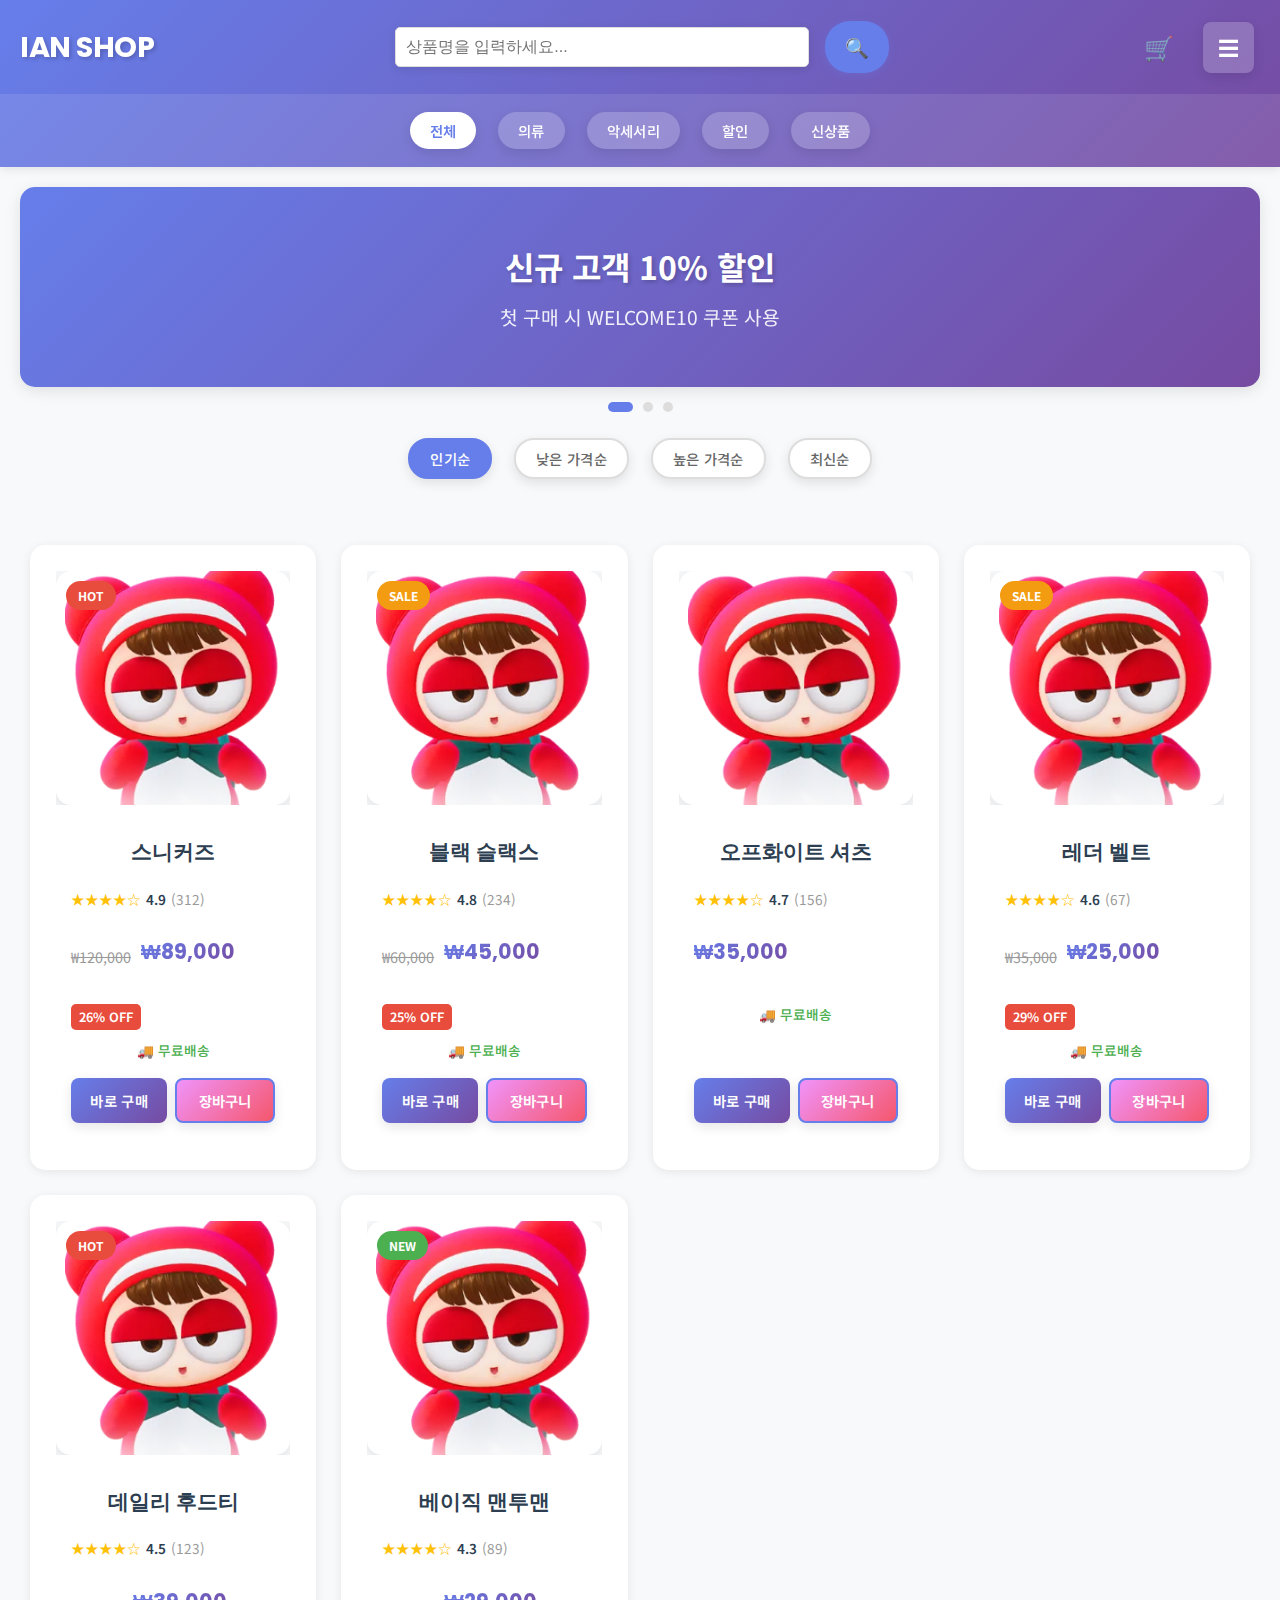
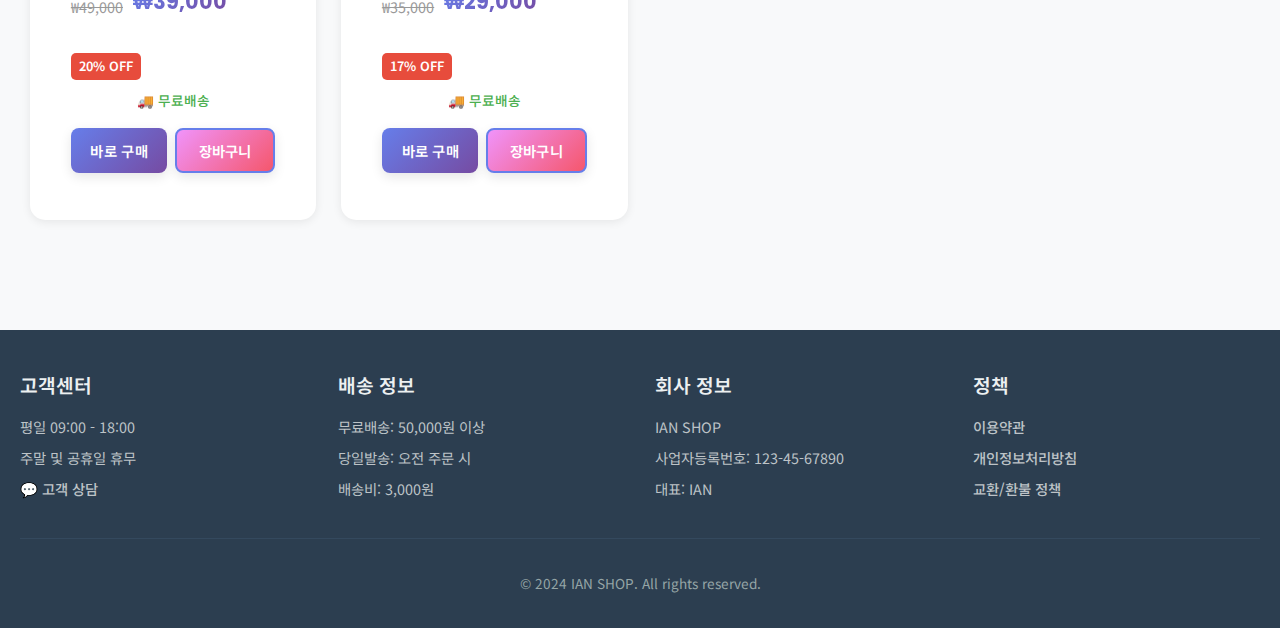
<file: index.html>
<!DOCTYPE html>
<html lang="ko">
<head>
  <meta charset="UTF-8" />
  <meta name="viewport" content="width=device-width, initial-scale=1.0, maximum-scale=1.0, user-scalable=no" />
  <title>IAN SHOP | 온라인 쇼핑몰</title>
  <link rel="preconnect" href="https://fonts.googleapis.com">
  <link rel="preconnect" href="https://fonts.gstatic.com" crossorigin>
  <link href="https://fonts.googleapis.com/css2?family=Noto+Sans+KR:wght@300;400;500;700&family=Poppins:wght@400;500;600;700&display=swap" rel="stylesheet">
  <link rel="stylesheet" href="style.css" />
  <script src="https://telegram.org/js/telegram-web-app.js"></script>
  <script>
    // 텔레그램 WebApp 강제 확장 (모바일 최적화)
    (function() {
      function forceExpand() {
        if (window.Telegram && window.Telegram.WebApp) {
          try {
            window.Telegram.WebApp.ready();
            window.Telegram.WebApp.expand();
            // 추가 확장 강제
            if (window.Telegram.WebApp.viewportHeight) {
              window.Telegram.WebApp.expand();
            }
          } catch (e) {
            console.error('텔레그램 WebApp 확장 오류:', e);
          }
        }
      }
      
      // 즉시 실행
      forceExpand();
      
      // DOM 로드 후 재실행
      if (document.readyState === 'loading') {
        document.addEventListener('DOMContentLoaded', forceExpand);
      }
      
      // 추가 보장 (약간의 지연 후 재실행)
      setTimeout(forceExpand, 100);
      setTimeout(forceExpand, 500);
      
      // 페이지 로드 완료 후 재실행
      window.addEventListener('load', forceExpand);
    })();
  </script>
</head>
<body>

<!-- 헤더 -->
<header class="shop-header">
  <div class="header-container">
    <div class="header-left">
      <h1 class="shop-logo">IAN SHOP</h1>
    </div>
    <div class="header-center">
      <input type="text" id="searchInput" placeholder="상품명을 입력하세요..." class="search-input">
      <button id="searchBtn" class="search-btn">🔍</button>
    </div>
    <div class="header-right">
      <a href="cart.html" class="cart-icon-link">
        <span class="cart-icon">🛒</span>
        <span class="cart-badge" id="cartBadge">0</span>
      </a>
      <button class="menu-btn" id="menuBtn">☰</button>
    </div>
  </div>
  
  <!-- 네비게이션 메뉴 -->
  <nav class="nav-menu">
    <button class="nav-tab active" data-category="all">전체</button>
    <button class="nav-tab" data-category="clothing">의류</button>
    <button class="nav-tab" data-category="accessories">악세서리</button>
    <button class="nav-tab" data-category="sale">할인</button>
    <button class="nav-tab" data-category="new">신상품</button>
  </nav>
</header>

<!-- 카테고리 드롭다운 메뉴 -->
<div id="categoryMenu" class="category-menu" style="display: none;">
  <div class="category-menu-content">
    <div class="category-menu-header">
      <h3>카테고리</h3>
      <button class="category-menu-close" id="closeCategoryMenu">&times;</button>
    </div>
    <div class="category-menu-items">
      <button class="category-menu-item active" data-category="all">📦 전체</button>
      <button class="category-menu-item" data-category="clothing">👕 의류</button>
      <button class="category-menu-item" data-category="top">🧥 상의</button>
      <button class="category-menu-item" data-category="bottom">👖 하의</button>
      <button class="category-menu-item" data-category="shoes">👟 신발</button>
      <button class="category-menu-item" data-category="accessories">👜 악세서리</button>
      <button class="category-menu-item" data-category="sale">🏷️ 할인 상품</button>
      <button class="category-menu-item" data-category="new">✨ 신상품</button>
    </div>
  </div>
</div>

<!-- 배너 섹션 -->
<div class="banner-section">
  <div class="banner-slider" id="bannerSlider">
    <div class="banner-item active">
      <div class="banner-content">
        <h2>신규 고객 10% 할인</h2>
        <p>첫 구매 시 WELCOME10 쿠폰 사용</p>
      </div>
    </div>
    <div class="banner-item">
      <div class="banner-content">
        <h2>무료배송 이벤트</h2>
        <p>50,000원 이상 구매 시 무료배송</p>
      </div>
    </div>
    <div class="banner-item">
      <div class="banner-content">
        <h2>여름 시즌 특가</h2>
        <p>선택 상품 최대 30% 할인</p>
      </div>
    </div>
  </div>
  <div class="banner-dots">
    <span class="dot active" data-slide="0"></span>
    <span class="dot" data-slide="1"></span>
    <span class="dot" data-slide="2"></span>
  </div>
</div>

<!-- 필터 섹션 -->
<div class="filter-section">
  <div class="filter-buttons">
    <button class="filter-btn active" data-sort="popular">인기순</button>
    <button class="filter-btn" data-sort="price-low">낮은 가격순</button>
    <button class="filter-btn" data-sort="price-high">높은 가격순</button>
    <button class="filter-btn" data-sort="newest">최신순</button>
  </div>
</div>

<!-- 메인 콘텐츠 -->
<main class="main-content">
  <div class="product-container" id="productContainer"></div>
  
  <!-- 검색 결과 없음 -->
  <div id="noResults" class="no-results" style="display: none;">
    <p>검색 결과가 없습니다.</p>
  </div>
</main>

<!-- 푸터 -->
<footer class="shop-footer">
  <div class="footer-content">
    <div class="footer-section">
      <h3>고객센터</h3>
      <p>평일 09:00 - 18:00</p>
      <p>주말 및 공휴일 휴무</p>
      <a href="support.html" class="footer-link">💬 고객 상담</a>
    </div>
    <div class="footer-section">
      <h3>배송 정보</h3>
      <p>무료배송: 50,000원 이상</p>
      <p>당일발송: 오전 주문 시</p>
      <p>배송비: 3,000원</p>
    </div>
    <div class="footer-section">
      <h3>회사 정보</h3>
      <p>IAN SHOP</p>
      <p>사업자등록번호: 123-45-67890</p>
      <p>대표: IAN</p>
    </div>
    <div class="footer-section">
      <h3>정책</h3>
      <a href="#" class="footer-link" id="termsLink">이용약관</a>
      <a href="#" class="footer-link" id="privacyLink">개인정보처리방침</a>
      <a href="#" class="footer-link" id="refundLink">교환/환불 정책</a>
    </div>
  </div>
  <div class="footer-bottom">
    <p>&copy; 2024 IAN SHOP. All rights reserved.</p>
  </div>
</footer>

<!-- 상품 상세보기 모달 -->
<div id="productModal" class="modal">
  <div class="modal-content">
    <span class="close" id="closeModal">&times;</span>
    <div id="modalBody"></div>
  </div>
</div>

<!-- 정책 모달 -->
<div id="policyModal" class="modal" style="display: none;">
  <div class="modal-content policy-modal-content">
    <span class="close" id="closePolicyModal">&times;</span>
    <div id="policyModalBody"></div>
  </div>
</div>

<script src="cart.js"></script>
<script>
// 텔레그램 WebApp 초기화 (이미 위에서 처리됨)

// 상품 데이터 확장 (할인가, 리뷰, 평점, 배송 정보 포함)
const products = [
  {
    id: 1,
    name: '데일리 후드티',
    price: 39000,
    originalPrice: 49000,
    discount: 20,
    image: 'bazzi.png',
    description: '편안한 착용감의 일상용 후드티입니다. 부드러운 소재로 제작되어 오래 입어도 변형이 적습니다.',
    material: '면 80%, 폴리에스터 20%',
    sizes: ['S', 'M', 'L', 'XL'],
    colors: ['블랙', '화이트', '그레이', '네이비'],
    care: '세탁기 세탁 가능 (30도 이하), 드라이클리닝 가능',
    category: 'clothing',
    rating: 4.5,
    reviews: 123,
    shipping: '무료배송',
    badge: 'HOT',
    isNew: false
  },
  {
    id: 2,
    name: '베이직 맨투맨',
    price: 29000,
    originalPrice: 35000,
    discount: 17,
    image: 'bazzi.png',
    description: '심플하고 깔끔한 디자인의 베이직 맨투맨입니다. 다양한 스타일에 매치하기 좋습니다.',
    material: '면 100%',
    sizes: ['S', 'M', 'L', 'XL'],
    colors: ['화이트', '블랙', '베이지', '카키'],
    care: '세탁기 세탁 가능 (30도 이하), 건조기 사용 가능',
    category: 'clothing',
    rating: 4.3,
    reviews: 89,
    shipping: '무료배송',
    badge: 'NEW',
    isNew: true
  },
  {
    id: 3,
    name: '오프화이트 셔츠',
    price: 35000,
    originalPrice: 35000,
    discount: 0,
    image: 'bazzi.png',
    description: '트렌디한 오프화이트 컬러의 캐주얼 셔츠입니다. 비즈니스 캐주얼부터 데일리까지 활용 가능합니다.',
    material: '면 70%, 폴리에스터 30%',
    sizes: ['S', 'M', 'L', 'XL'],
    colors: ['오프화이트', '아이보리', '크림'],
    care: '세탁기 세탁 가능, 드라이클리닝 권장',
    category: 'clothing',
    rating: 4.7,
    reviews: 156,
    shipping: '무료배송',
    badge: null,
    isNew: false
  },
  {
    id: 4,
    name: '블랙 슬랙스',
    price: 45000,
    originalPrice: 60000,
    discount: 25,
    image: 'bazzi.png',
    description: '정장부터 캐주얼까지 다양한 스타일에 매치되는 블랙 슬랙스입니다. 슬림핏으로 깔끔한 실루엣을 연출합니다.',
    material: '폴리에스터 95%, 스판덱스 5%',
    sizes: ['28', '30', '32', '34', '36'],
    colors: ['블랙', '차콜', '네이비'],
    care: '세탁기 세탁 가능, 드라이클리닝 권장, 다림질 시 저온 사용',
    category: 'clothing',
    rating: 4.8,
    reviews: 234,
    shipping: '무료배송',
    badge: 'SALE',
    isNew: false
  },
  {
    id: 5,
    name: '레더 벨트',
    price: 25000,
    originalPrice: 35000,
    discount: 29,
    image: 'bazzi.png',
    description: '고급 가죽으로 제작된 클래식한 디자인의 벨트입니다. 다양한 사이즈로 제공됩니다.',
    material: '천연가죽 100%',
    sizes: ['90', '95', '100', '105', '110'],
    colors: ['브라운', '블랙'],
    care: '물세탁 불가, 가죽 전용 세정제 사용',
    category: 'accessories',
    rating: 4.6,
    reviews: 67,
    shipping: '무료배송',
    badge: 'SALE',
    isNew: false
  },
  {
    id: 6,
    name: '스니커즈',
    price: 89000,
    originalPrice: 120000,
    discount: 26,
    image: 'bazzi.png',
    description: '편안한 착용감의 캐주얼 스니커즈입니다. 일상부터 운동까지 다양하게 활용 가능합니다.',
    material: '합성섬유, 고무',
    sizes: ['240', '250', '260', '270', '280'],
    colors: ['화이트', '블랙', '네이비'],
    care: '물세탁 가능 (손세탁 권장)',
    category: 'accessories',
    rating: 4.9,
    reviews: 312,
    shipping: '무료배송',
    badge: 'HOT',
    isNew: false
  }
];

// 필터링 및 정렬 상태
let currentCategory = 'all';
let currentSort = 'popular';
let searchQuery = '';

// 장바구니 개수 업데이트
function updateCartBadge() {
  const cart = JSON.parse(localStorage.getItem('cart')) || [];
  const totalQty = cart.reduce((sum, item) => sum + item.qty, 0);
  const badge = document.getElementById('cartBadge');
  if (badge) {
    badge.textContent = totalQty;
    badge.style.display = totalQty > 0 ? 'block' : 'none';
  }
}

// 상품 목록 렌더링
function renderProducts() {
  const container = document.getElementById('productContainer');
  const noResults = document.getElementById('noResults');
  
  // 필터링
  let filteredProducts = [...products];
  
  // 카테고리 필터
  if (currentCategory !== 'all') {
    if (currentCategory === 'sale') {
      filteredProducts = filteredProducts.filter(p => p.discount > 0);
    } else if (currentCategory === 'new') {
      filteredProducts = filteredProducts.filter(p => p.isNew);
    } else if (currentCategory === 'top') {
      // 상의 카테고리 (후드티, 맨투맨, 셔츠)
      filteredProducts = filteredProducts.filter(p => 
        p.category === 'clothing' && (p.name.includes('후드티') || p.name.includes('맨투맨') || p.name.includes('셔츠'))
      );
    } else if (currentCategory === 'bottom') {
      // 하의 카테고리 (슬랙스, 바지)
      filteredProducts = filteredProducts.filter(p => 
        p.category === 'clothing' && (p.name.includes('슬랙스') || p.name.includes('바지') || p.name.includes('팬츠'))
      );
    } else if (currentCategory === 'shoes') {
      // 신발 카테고리
      filteredProducts = filteredProducts.filter(p => 
        p.name.includes('신발') || p.name.includes('스니커즈') || p.name.includes('슈즈')
      );
    } else {
      filteredProducts = filteredProducts.filter(p => p.category === currentCategory);
    }
  }
  
  // 검색 필터
  if (searchQuery) {
    filteredProducts = filteredProducts.filter(p => 
      p.name.toLowerCase().includes(searchQuery.toLowerCase())
    );
  }
  
  // 정렬
  filteredProducts.sort((a, b) => {
    switch (currentSort) {
      case 'price-low':
        return a.price - b.price;
      case 'price-high':
        return b.price - a.price;
      case 'newest':
        return b.id - a.id;
      case 'popular':
      default:
        return b.rating - a.rating;
    }
  });
  
  // 결과 없음 처리
  if (filteredProducts.length === 0) {
    container.innerHTML = '';
    noResults.style.display = 'block';
    return;
  }
  
  noResults.style.display = 'none';
  container.innerHTML = '';
  
  filteredProducts.forEach(product => {
    const productDiv = document.createElement('div');
    productDiv.className = 'product';
    
    // 배지 HTML
    const badgeHtml = product.badge ? `<span class="product-badge ${product.badge.toLowerCase()}">${product.badge}</span>` : '';
    
    // 할인가 표시
    const priceHtml = product.discount > 0 
      ? `<div class="product-price-wrapper">
           <span class="product-original-price">₩${product.originalPrice.toLocaleString()}</span>
           <span class="product-price">₩${product.price.toLocaleString()}</span>
           <span class="product-discount">${product.discount}% OFF</span>
         </div>`
      : `<div class="product-price-wrapper">
           <span class="product-price">₩${product.price.toLocaleString()}</span>
         </div>`;
    
    // 평점 HTML
    const ratingHtml = `
      <div class="product-rating">
        <span class="stars">${'★'.repeat(Math.floor(product.rating))}${'☆'.repeat(5 - Math.floor(product.rating))}</span>
        <span class="rating-score">${product.rating}</span>
        <span class="rating-reviews">(${product.reviews})</span>
      </div>
    `;
    
    productDiv.innerHTML = `
      <div class="product-image-wrapper">
        ${badgeHtml}
        <img src="${product.image}" alt="${product.name}" class="product-image" data-product-id="${product.id}">
      </div>
      <div class="product-info">
        <h3 class="product-name" data-product-id="${product.id}">${product.name}</h3>
        ${ratingHtml}
        ${priceHtml}
        <div class="product-shipping">🚚 ${product.shipping}</div>
        <div class="product-actions">
          <button class="btn-buy-now" data-product-name="${product.name}" data-product-price="${product.price}">바로 구매</button>
          <button class="btn-add-cart" data-product-name="${product.name}" data-product-price="${product.price}">장바구니</button>
        </div>
      </div>
    `;
    
    container.appendChild(productDiv);
  });
  
  // 이벤트 리스너 추가
  attachProductEventListeners();
}

// 상품 이벤트 리스너 연결
function attachProductEventListeners() {
  // 상품 이미지/이름 클릭 -> 상세보기
  document.querySelectorAll('.product-image, .product-name').forEach(element => {
    element.addEventListener('click', function() {
      const productId = parseInt(this.dataset.productId);
      showProductDetail(productId);
    });
  });
  
  // 바로 구매 버튼
  document.querySelectorAll('.btn-buy-now').forEach(btn => {
    btn.addEventListener('click', function() {
      buyNow(this.dataset.productName, parseInt(this.dataset.productPrice));
    });
  });
  
  // 장바구니 담기 버튼
  document.querySelectorAll('.btn-add-cart').forEach(btn => {
    btn.addEventListener('click', function() {
      addToCart(this.dataset.productName, parseInt(this.dataset.productPrice));
    });
  });
}

// 상품 상세보기 모달
function showProductDetail(productId) {
  const product = products.find(p => p.id === productId);
  if (!product) return;
  
  const modal = document.getElementById('productModal');
  const modalBody = document.getElementById('modalBody');
  
  const badgeHtml = product.badge ? `<span class="product-badge ${product.badge.toLowerCase()}">${product.badge}</span>` : '';
  
  const priceHtml = product.discount > 0 
    ? `<div class="product-price-wrapper">
         <span class="product-original-price">₩${product.originalPrice.toLocaleString()}</span>
         <span class="product-price">₩${product.price.toLocaleString()}</span>
         <span class="product-discount">${product.discount}% OFF</span>
       </div>`
    : `<div class="product-price-wrapper">
         <span class="product-price">₩${product.price.toLocaleString()}</span>
       </div>`;
  
  modalBody.innerHTML = `
    <div class="product-detail">
      <div class="product-detail-image">
        ${badgeHtml}
        <img src="${product.image}" alt="${product.name}" id="productDetailImage">
      </div>
      <div class="product-detail-info">
        <h2>${product.name}</h2>
        ${priceHtml}
        <div class="product-rating">
          <span class="stars">${'★'.repeat(Math.floor(product.rating))}${'☆'.repeat(5 - Math.floor(product.rating))}</span>
          <span class="rating-score">${product.rating}</span>
          <span class="rating-reviews">(${product.reviews}개 리뷰)</span>
        </div>
        <div class="product-shipping-detail">🚚 ${product.shipping} | 당일발송</div>
        
        <div class="detail-section">
          <h3>상품 설명</h3>
          <p>${product.description}</p>
        </div>
        
        <div class="detail-section">
          <h3>소재</h3>
          <p>${product.material}</p>
        </div>
        
        <div class="detail-section">
          <h3>사이즈</h3>
          <div class="size-options">
            ${product.sizes.map(size => `<span class="size-option">${size}</span>`).join('')}
          </div>
        </div>
        
        <div class="detail-section">
          <h3>색상</h3>
          <div class="color-options">
            ${product.colors.map(color => `<span class="color-option">${color}</span>`).join('')}
          </div>
        </div>
        
        <div class="detail-section">
          <h3>세탁 방법</h3>
          <p style="font-size: 0.9em; color: #666;">${product.care}</p>
        </div>
        
        <div class="product-detail-actions">
          <button class="btn-buy" onclick="buyNow('${product.name}', ${product.price}); closeModal();">바로 구매하기</button>
          <button class="btn-cart" onclick="addToCart('${product.name}', ${product.price}); closeModal();">장바구니 담기</button>
        </div>
      </div>
    </div>
  `;
  
  modal.style.display = 'block';
  document.body.style.overflow = 'hidden';
  
  // 이미지 클릭 시 확대
  const detailImage = document.getElementById('productDetailImage');
  if (detailImage) {
    detailImage.style.cursor = 'zoom-in';
    detailImage.addEventListener('click', function() {
      if (this.style.transform === 'scale(2)') {
        this.style.transform = 'scale(1)';
        this.style.cursor = 'zoom-in';
      } else {
        this.style.transform = 'scale(2)';
        this.style.cursor = 'zoom-out';
      }
    });
  }
}

// 모달 닫기
function closeModal() {
  const modal = document.getElementById('productModal');
  modal.style.display = 'none';
  document.body.style.overflow = 'auto';
}

// 모달 닫기 버튼
document.getElementById('closeModal').addEventListener('click', closeModal);

// 모달 외부 클릭 시 닫기
document.addEventListener('click', function(event) {
  const modal = document.getElementById('productModal');
  if (event.target === modal) {
    closeModal();
  }
});

// ESC 키로 모달 닫기
document.addEventListener('keydown', function(event) {
  if (event.key === 'Escape') {
    closeModal();
  }
});

// 바로 구매
function buyNow(name, price) {
  const cart = [{ name, price, qty: 1 }];
  localStorage.setItem("cart", JSON.stringify(cart));
  window.location.href = "order.html";
}

// 장바구니 담기
function addToCart(name, price) {
  addCart(name, price);
  updateCartBadge();
  
  // 텔레그램 햅틱 피드백
  if (window.Telegram && window.Telegram.WebApp && window.Telegram.WebApp.HapticFeedback) {
    window.Telegram.WebApp.HapticFeedback.impactOccurred('light');
  }
  
  // 알림 표시
  const notification = document.createElement('div');
  notification.className = 'cart-notification';
  notification.textContent = '장바구니에 추가되었습니다!';
  document.body.appendChild(notification);
  
  setTimeout(() => {
    notification.classList.add('show');
  }, 10);
  
  setTimeout(() => {
    notification.classList.remove('show');
    setTimeout(() => notification.remove(), 300);
  }, 2000);
}

// 검색 기능
document.getElementById('searchBtn').addEventListener('click', function() {
  searchQuery = document.getElementById('searchInput').value.trim();
  renderProducts();
});

document.getElementById('searchInput').addEventListener('keypress', function(e) {
  if (e.key === 'Enter') {
    searchQuery = this.value.trim();
    renderProducts();
  }
});

// 카테고리 탭 클릭
document.querySelectorAll('.nav-tab').forEach(tab => {
  tab.addEventListener('click', function() {
    document.querySelectorAll('.nav-tab').forEach(t => t.classList.remove('active'));
    this.classList.add('active');
    currentCategory = this.dataset.category;
    renderProducts();
  });
});

// 메뉴 버튼 클릭 - 카테고리 메뉴 열기/닫기
const menuBtn = document.getElementById('menuBtn');
const categoryMenu = document.getElementById('categoryMenu');
const closeCategoryMenu = document.getElementById('closeCategoryMenu');

if (menuBtn && categoryMenu) {
  menuBtn.addEventListener('click', function(e) {
    e.stopPropagation();
    categoryMenu.style.display = categoryMenu.style.display === 'none' ? 'flex' : 'none';
  });
}

if (closeCategoryMenu) {
  closeCategoryMenu.addEventListener('click', function() {
    categoryMenu.style.display = 'none';
  });
}

// 카테고리 메뉴 외부 클릭 시 닫기
document.addEventListener('click', function(e) {
  if (categoryMenu && !categoryMenu.contains(e.target) && !menuBtn.contains(e.target)) {
    categoryMenu.style.display = 'none';
  }
});

// 카테고리 메뉴 아이템 클릭
document.querySelectorAll('.category-menu-item').forEach(item => {
  item.addEventListener('click', function() {
    // 활성 상태 변경
    document.querySelectorAll('.category-menu-item').forEach(i => i.classList.remove('active'));
    this.classList.add('active');
    
    // 네비게이션 탭도 업데이트
    const category = this.dataset.category;
    document.querySelectorAll('.nav-tab').forEach(tab => {
      if (tab.dataset.category === category) {
        tab.classList.add('active');
      } else {
        tab.classList.remove('active');
      }
    });
    
    // 카테고리 변경 및 상품 렌더링
    currentCategory = category;
    renderProducts();
    
    // 메뉴 닫기
    categoryMenu.style.display = 'none';
  });
});

// 필터 버튼 클릭
document.querySelectorAll('.filter-btn').forEach(btn => {
  btn.addEventListener('click', function() {
    document.querySelectorAll('.filter-btn').forEach(b => b.classList.remove('active'));
    this.classList.add('active');
    currentSort = this.dataset.sort;
    renderProducts();
  });
});

// 배너 슬라이더
let currentSlide = 0;
const slides = document.querySelectorAll('.banner-item');
const dots = document.querySelectorAll('.dot');

function showSlide(index) {
  slides.forEach((slide, i) => {
    slide.classList.toggle('active', i === index);
  });
  dots.forEach((dot, i) => {
    dot.classList.toggle('active', i === index);
  });
}

dots.forEach((dot, index) => {
  dot.addEventListener('click', function() {
    currentSlide = index;
    showSlide(currentSlide);
  });
});

// 배너 자동 슬라이드
setInterval(() => {
  currentSlide = (currentSlide + 1) % slides.length;
  showSlide(currentSlide);
}, 4000);

// 정책 모달 열기 함수
function openPolicyModal(type) {
  const modal = document.getElementById('policyModal');
  const modalBody = document.getElementById('policyModalBody');
  
  if (!modal || !modalBody) return;
  
  let title = '';
  let content = '';
  
  if (type === 'terms') {
    title = '이용약관';
    content = `
      <h2>${title}</h2>
      <div class="policy-content">
        <p><strong>제1조 (목적)</strong></p>
        <p>이 약관은 IAN SHOP(이하 "회사")이 운영하는 온라인 쇼핑몰에서 제공하는 서비스의 이용과 관련하여 회사와 이용자의 권리, 의무 및 책임사항을 규정함을 목적으로 합니다.</p>
        
        <p><strong>제2조 (정의)</strong></p>
        <ul>
          <li>"몰"이란 회사가 재화 또는 용역을 이용자에게 제공하기 위하여 컴퓨터 등 정보통신설비를 이용하여 재화 또는 용역을 거래할 수 있도록 설정한 가상의 영업장을 의미합니다.</li>
          <li>"이용자"란 몰에 접속하여 이 약관에 따라 몰이 제공하는 서비스를 받는 회원 및 비회원을 의미합니다.</li>
          <li>"회원"이란 몰에 회원등록을 하고 몰을 이용하는 자를 의미합니다.</li>
        </ul>
        
        <p><strong>제3조 (약관의 명시와 설명 및 개정)</strong></p>
        <p>1. 회사는 이 약관의 내용과 상호, 영업소 소재지 등을 이용자가 쉽게 알 수 있도록 몰의 초기 서비스화면에 게시합니다.</p>
        <p>2. 회사는 전자상거래 등에서의 소비자보호에 관한 법률, 약관의 규제에 관한 법률 등 관련법을 위배하지 않는 범위에서 이 약관을 개정할 수 있습니다.</p>
        
        <p><strong>제4조 (서비스의 제공)</strong></p>
        <p>1. 회사는 다음과 같은 서비스를 제공합니다:</p>
        <ul>
          <li>재화 또는 용역에 대한 정보 제공 및 구매 계약의 체결</li>
          <li>구매 계약이 체결된 재화 또는 용역의 배송</li>
          <li>기타 회사가 정하는 업무</li>
        </ul>
        
        <p><strong>제5조 (회원가입)</strong></p>
        <p>1. 이용자는 회사가 정한 가입 양식에 따라 회원정보를 기입한 후 이 약관에 동의한다는 의사표시를 함으로서 회원가입을 신청합니다.</p>
        <p>2. 회사는 회원가입을 신청한 이용자 중 다음 각 호에 해당하지 않는 한 회원으로 등록합니다:</p>
        <ul>
          <li>가입신청자가 이 약관에 의하여 이전에 회원자격을 상실한 적이 있는 경우</li>
          <li>등록 내용에 허위, 기재누락, 오기가 있는 경우</li>
        </ul>
        
        <p><strong>제6조 (구매신청)</strong></p>
        <p>몰 이용자는 몰 상에서 재화 등의 검색 및 선택, 받는 사람의 성명, 주소, 전화번호 등의 입력을 통하여 구매를 신청합니다.</p>
        
        <p><strong>제7조 (지급방법)</strong></p>
        <p>몰에서 구매한 재화 또는 용역에 대한 대금지급방법은 다음 각 호의 방법 중 가용한 방법으로 할 수 있습니다:</p>
        <ul>
          <li>카카오페이, 신용카드결제, 비트코인 등 다양한 전자지급수단</li>
          <li>실시간 계좌이체</li>
        </ul>
        
        <p><strong>시행일자</strong></p>
        <p>이 약관은 2024년 1월 1일부터 시행됩니다.</p>
      </div>
    `;
  } else if (type === 'privacy') {
    title = '개인정보처리방침';
    content = `
      <h2>${title}</h2>
      <div class="policy-content">
        <p><strong>제1조 (개인정보의 처리목적)</strong></p>
        <p>IAN SHOP(이하 "회사")은 다음의 목적을 위하여 개인정보를 처리합니다.</p>
        
        <p><strong>1. 홈페이지 회원 가입 및 관리</strong></p>
        <ul>
          <li>회원 가입의사 확인, 회원제 서비스 제공에 따른 본인 식별·인증, 회원자격 유지·관리</li>
        </ul>
        
        <p><strong>2. 재화 또는 서비스 제공</strong></p>
        <ul>
          <li>물품배송, 서비스 제공, 계약서·청구서 발송, 요금결제·정산</li>
        </ul>
        
        <p><strong>3. 마케팅 및 광고에의 활용</strong></p>
        <ul>
          <li>신규 서비스 개발 및 맞춤 서비스 제공, 이벤트 및 광고성 정보 제공</li>
        </ul>
        
        <p><strong>제2조 (개인정보의 처리 및 보유기간)</strong></p>
        <p>1. 회사는 법령에 따른 개인정보 보유·이용기간 또는 정보주체로부터 개인정보를 수집 시에 동의받은 개인정보 보유·이용기간 내에서 개인정보를 처리·보유합니다.</p>
        <p>2. 각각의 개인정보 처리 및 보유 기간은 다음과 같습니다:</p>
        <ul>
          <li><strong>홈페이지 회원 가입 및 관리:</strong> 회원 탈퇴 시까지</li>
          <li><strong>재화 또는 서비스 제공:</strong> 재화·서비스 공급완료 및 요금결제·정산 완료 시까지</li>
          <li><strong>전자상거래에서의 계약·청약철회 등에 관한 기록:</strong> 5년</li>
          <li><strong>대금결제 및 재화 등의 공급에 관한 기록:</strong> 5년</li>
        </ul>
        
        <p><strong>제3조 (처리하는 개인정보의 항목)</strong></p>
        <p>회사는 다음의 개인정보 항목을 처리하고 있습니다:</p>
        <ul>
          <li><strong>필수항목:</strong> 이름, 전화번호, 배송 주소</li>
          <li><strong>선택항목:</strong> 이메일 주소</li>
          <li><strong>자동 수집 항목:</strong> IP주소, 쿠키, 서비스 이용 기록, 방문 기록 등</li>
        </ul>
        
        <p><strong>제4조 (개인정보 보호책임자)</strong></p>
        <p>회사는 개인정보 처리에 관한 업무를 총괄해서 책임지고, 개인정보 처리와 관련한 정보주체의 불만처리 및 피해구제 등을 위하여 아래와 같이 개인정보 보호책임자를 지정하고 있습니다.</p>
        <ul>
          <li><strong>개인정보 보호책임자:</strong> IAN</li>
          <li><strong>연락처:</strong> support@ianshop.com</li>
        </ul>
        
        <p><strong>시행일자</strong></p>
        <p>이 개인정보처리방침은 2024년 1월 1일부터 적용됩니다.</p>
      </div>
    `;
  } else if (type === 'refund') {
    title = '교환/환불 정책';
    content = `
      <h2>${title}</h2>
      <div class="policy-content">
        <p><strong>제1조 (청약철회)</strong></p>
        <p>1. 회사와 재화 등의 구매에 관한 계약을 체결한 이용자는 계약내용에 관한 서면을 받은 날부터 7일 이내에는 청약의 철회를 할 수 있습니다.</p>
        <p>2. 다음 각 호의 어느 하나에 해당하는 경우에는 이용자의 청약철회권이 제한됩니다:</p>
        <ul>
          <li>이용자에게 책임 있는 사유로 재화 등이 멸실 또는 훼손된 경우</li>
          <li>이용자의 사용 또는 일부 소비로 재화 등의 가치가 현저히 감소한 경우</li>
          <li>시간의 경과에 의하여 재판매가 곤란할 정도로 재화 등의 가치가 현저히 감소한 경우</li>
        </ul>
        
        <p><strong>제2조 (청약철회 등의 효과)</strong></p>
        <p>1. 회사는 이용자로부터 재화 등을 반환받은 경우 3영업일 이내에 이미 지급받은 재화 등의 대금을 환급합니다.</p>
        <p>2. 청약철회 등의 경우 공급받은 재화 등의 반환에 필요한 비용은 이용자가 부담합니다.</p>
        
        <p><strong>제3조 (교환 및 반품)</strong></p>
        <p>1. 상품 수령 후 7일 이내 교환/반품 신청이 가능합니다.</p>
        <p>2. 다음의 경우에는 교환 및 반품이 불가능합니다:</p>
        <ul>
          <li>이용자에게 책임 있는 사유로 상품이 멸실 또는 훼손된 경우</li>
          <li>이용자의 사용 또는 일부 소비로 상품의 가치가 현저히 감소한 경우</li>
        </ul>
        <p>3. 교환 및 반품 배송비:</p>
        <ul>
          <li>고객님의 단순 변심: 왕복 배송비 고객 부담 (5,000원)</li>
          <li>상품 불량 및 오배송: 배송비 회사 부담</li>
        </ul>
        
        <p><strong>제4조 (환불 절차)</strong></p>
        <p>1. 환불 신청은 고객센터를 통해 접수할 수 있습니다.</p>
        <p>2. 환불 처리 기간:</p>
        <ul>
          <li><strong>신용카드:</strong> 환불 접수 완료 후 3~5영업일 내 카드사에 환불 요청 후 5~7영업일 소요</li>
          <li><strong>계좌이체:</strong> 환불 접수 완료 후 1~2영업일 내 환불 처리</li>
          <li><strong>가상화폐:</strong> 환불 접수 완료 후 3~5영업일 내 환불 처리</li>
        </ul>
        <p>3. 환불 금액은 결제하신 방법과 동일한 방법으로 환불됩니다.</p>
        
        <p><strong>제5조 (A/S 정책)</strong></p>
        <p>1. 제품 하자 및 불량의 경우 구매일로부터 1년 이내 무상 A/S를 제공합니다.</p>
        <p>2. 제품 하자로 인한 교환의 경우, 배송비는 회사가 부담합니다.</p>
        
        <p><strong>문의처</strong></p>
        <p>고객센터: support@ianshop.com</p>
        <p>운영시간: 평일 09:00 - 18:00 (주말 및 공휴일 휴무)</p>
      </div>
    `;
  }
  
  modalBody.innerHTML = content;
  modal.style.display = 'block';
  document.body.style.overflow = 'hidden';
}

// 정책 링크 클릭 이벤트
document.addEventListener('DOMContentLoaded', function() {
  const termsLink = document.getElementById('termsLink');
  const privacyLink = document.getElementById('privacyLink');
  const refundLink = document.getElementById('refundLink');
  const closePolicyModal = document.getElementById('closePolicyModal');
  const policyModal = document.getElementById('policyModal');
  
  if (termsLink) {
    termsLink.addEventListener('click', function(e) {
      e.preventDefault();
      openPolicyModal('terms');
    });
  }
  
  if (privacyLink) {
    privacyLink.addEventListener('click', function(e) {
      e.preventDefault();
      openPolicyModal('privacy');
    });
  }
  
  if (refundLink) {
    refundLink.addEventListener('click', function(e) {
      e.preventDefault();
      openPolicyModal('refund');
    });
  }
  
  if (closePolicyModal) {
    closePolicyModal.addEventListener('click', function() {
      if (policyModal) {
        policyModal.style.display = 'none';
        document.body.style.overflow = 'auto';
      }
    });
  }
  
  // 정책 모달 외부 클릭 시 닫기
  if (policyModal) {
    policyModal.addEventListener('click', function(e) {
      if (e.target === policyModal) {
        policyModal.style.display = 'none';
        document.body.style.overflow = 'auto';
      }
    });
  }
  
  // ESC 키로 모달 닫기
  document.addEventListener('keydown', function(e) {
    if (e.key === 'Escape' && policyModal && policyModal.style.display === 'block') {
      policyModal.style.display = 'none';
      document.body.style.overflow = 'auto';
    }
  });
});

// 페이지 로드 시 초기화
document.addEventListener('DOMContentLoaded', function() {
  updateCartBadge();
  renderProducts();
});
</script>

</body>
</html>
</file>
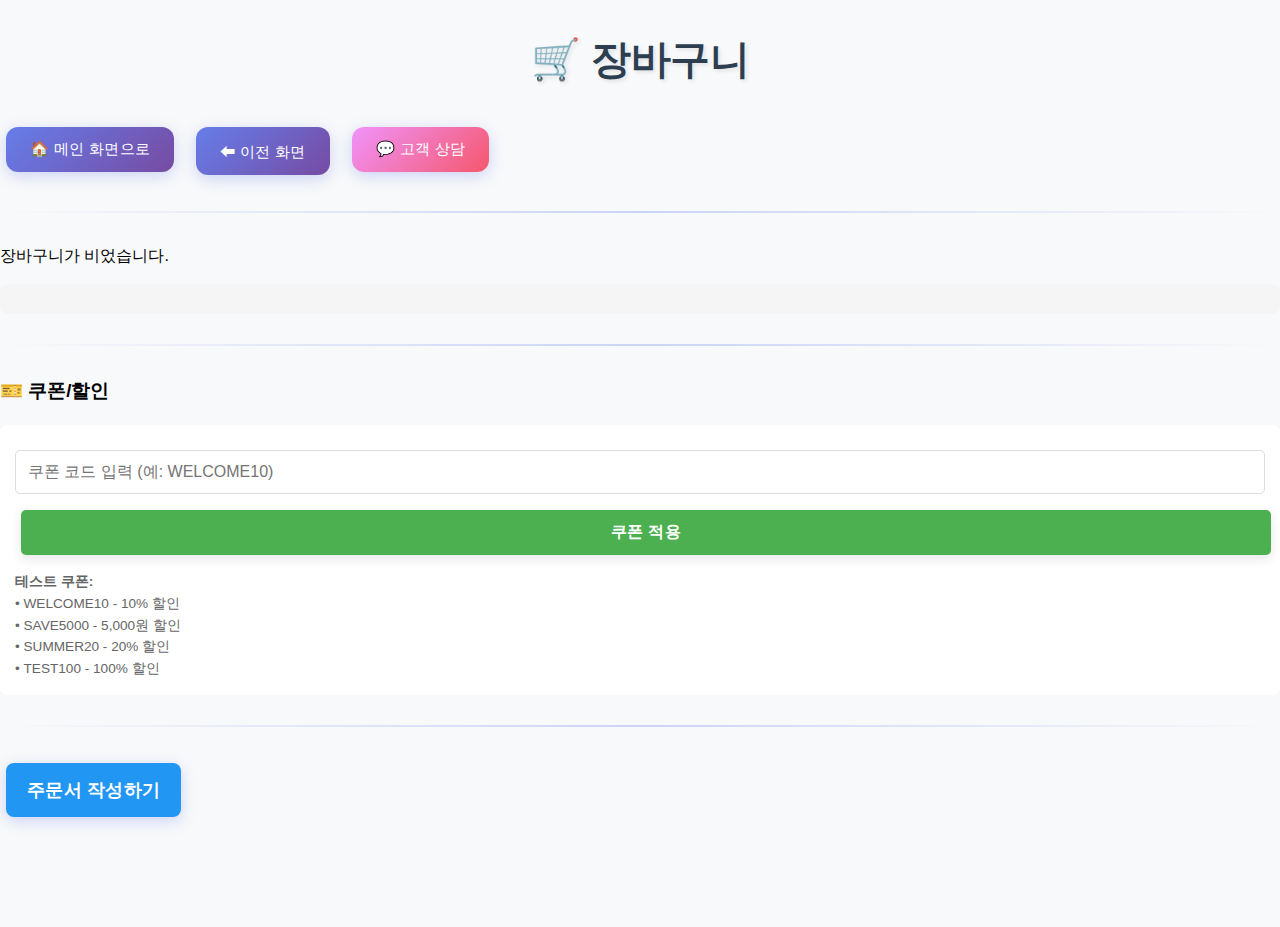
<file: cart.html>
<!DOCTYPE html>
<html lang="ko">
<head>
  <meta charset="UTF-8" />
  <meta name="viewport" content="width=device-width, initial-scale=1.0, maximum-scale=1.0, user-scalable=no" />
  <title>장바구니 | IAN SHOP</title>
  <link rel="stylesheet" href="style.css" />
  <script src="https://telegram.org/js/telegram-web-app.js"></script>
  <script>
    // 텔레그램 WebApp 강제 확장 (모바일 최적화)
    (function() {
      function forceExpand() {
        if (window.Telegram && window.Telegram.WebApp) {
          try {
            window.Telegram.WebApp.ready();
            window.Telegram.WebApp.expand();
            if (window.Telegram.WebApp.viewportHeight) {
              window.Telegram.WebApp.expand();
            }
          } catch (e) {
            console.error('텔레그램 WebApp 확장 오류:', e);
          }
        }
      }
      forceExpand();
      if (document.readyState === 'loading') {
        document.addEventListener('DOMContentLoaded', forceExpand);
      }
      setTimeout(forceExpand, 100);
      setTimeout(forceExpand, 500);
      window.addEventListener('load', forceExpand);
    })();
  </script>
</head>
<body>

<h1>🛒 장바구니</h1>

<div class="page-nav">
<a href="index.html"><button>🏠 메인 화면으로</button></a>
<a href="index.html"><button>⬅ 이전 화면</button></a>
  <a href="support.html"><button class="support-btn">💬 고객 상담</button></a>
</div>

<hr>

<div id="cartItems"></div>

<div id="cartDiscount" style="display: none; padding: 10px; margin: 10px 0; background: #e8f5e9; border-radius: 5px; color: #2e7d32;"></div>

<div id="cartTotal" style="padding: 15px; margin: 15px 0; background: #f5f5f5; border-radius: 8px;"></div>

<hr>

<h3>🎫 쿠폰/할인</h3>
<div style="padding: 15px; background: #fff; border-radius: 8px; margin-bottom: 15px;">
  <div id="couponStatus" style="margin-bottom: 10px;"></div>
  <div>
    <input type="text" 
           id="couponCode" 
           placeholder="쿠폰 코드 입력 (예: WELCOME10)"
           style="width: 100%; padding: 12px; border: 1px solid #ddd; border-radius: 5px; font-size: 16px; box-sizing: border-box; margin-bottom: 10px;"
           onkeypress="if(event.key === 'Enter') applyCoupon()">
    <button onclick="applyCoupon()" style="width: 100%; padding: 12px; background: #4CAF50; color: white; border: none; border-radius: 5px; cursor: pointer; font-weight: bold; font-size: 16px;">쿠폰 적용</button>
  </div>
  <div style="margin-top: 10px; font-size: 0.85em; color: #666;">
    <strong>테스트 쿠폰:</strong><br>
    • WELCOME10 - 10% 할인<br>
    • SAVE5000 - 5,000원 할인<br>
    • SUMMER20 - 20% 할인<br>
    • TEST100 - 100% 할인 
  </div>
</div>

<hr>

<a href="order.html"><button style="width: 100%; padding: 15px; font-size: 1.1em; background: #2196F3; color: white; border: none; border-radius: 8px; cursor: pointer; font-weight: bold;">주문서 작성하기</button></a>

<script src="cart.js"></script>
<script>
// 텔레그램 WebApp 초기화 (이미 위에서 처리됨)

// 장바구니 렌더링 및 초기 총액 계산
renderCart();
</script>

</body>
</html>
</file>
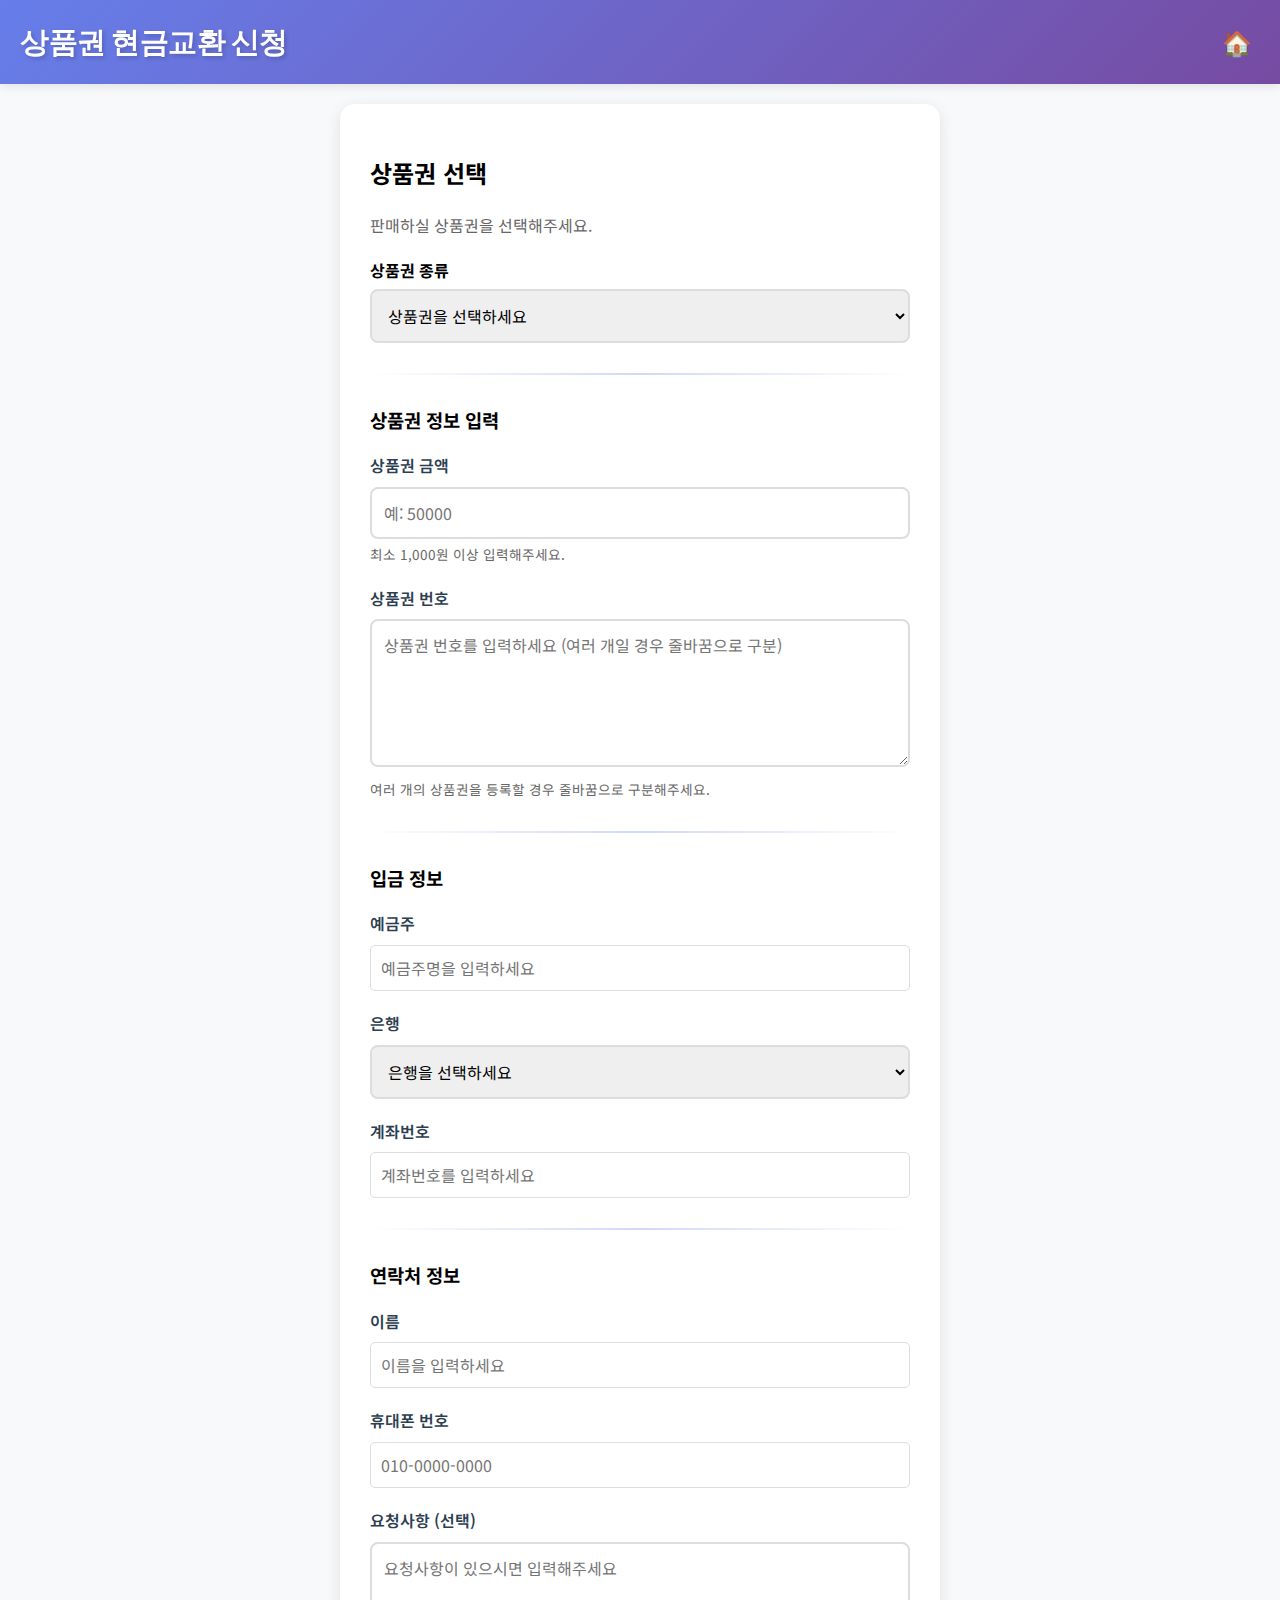
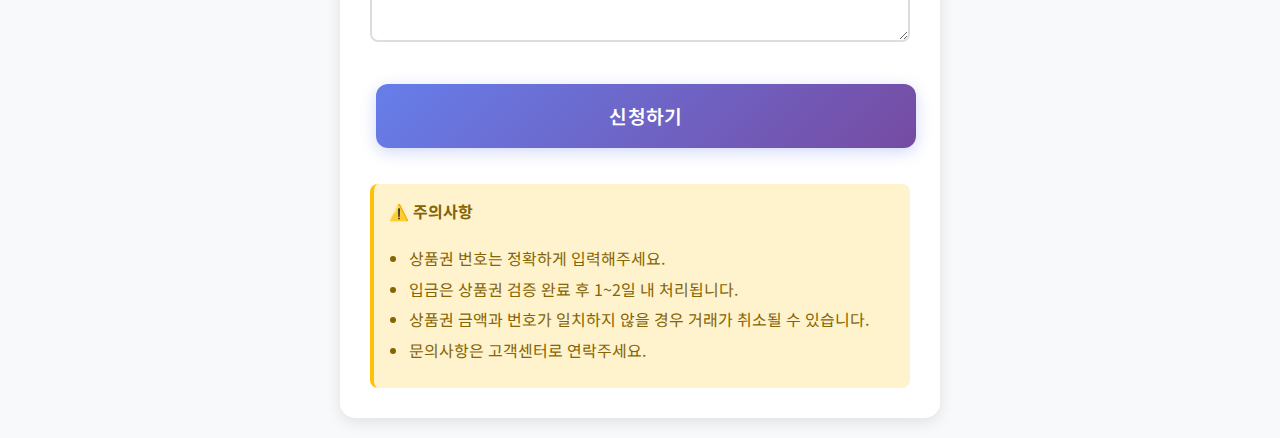
<file: giftcard-apply.html>
<!DOCTYPE html>
<html lang="ko">
<head>
  <meta charset="UTF-8" />
  <meta name="viewport" content="width=device-width, initial-scale=1.0, maximum-scale=1.0, user-scalable=no" />
  <title>상품권 현금교환 신청 | 이안티켓</title>
  <link rel="preconnect" href="https://fonts.googleapis.com">
  <link rel="preconnect" href="https://fonts.gstatic.com" crossorigin>
  <link href="https://fonts.googleapis.com/css2?family=Noto+Sans+KR:wght@300;400;500;700&family=Poppins:wght@400;500;600;700&display=swap" rel="stylesheet">
  <link rel="stylesheet" href="style.css" />
  <script src="https://telegram.org/js/telegram-web-app.js"></script>
  <script>
    (function() {
      function forceExpand() {
        if (window.Telegram && window.Telegram.WebApp) {
          try {
            window.Telegram.WebApp.ready();
            window.Telegram.WebApp.expand();
            if (window.Telegram.WebApp.viewportHeight) {
              window.Telegram.WebApp.expand();
            }
          } catch (e) {
            console.error('텔레그램 WebApp 확장 오류:', e);
          }
        }
      }
      forceExpand();
      if (document.readyState === 'loading') {
        document.addEventListener('DOMContentLoaded', forceExpand);
      }
      setTimeout(forceExpand, 100);
      setTimeout(forceExpand, 500);
      window.addEventListener('load', forceExpand);
    })();
  </script>
</head>
<body>

<header class="shop-header">
  <div class="header-container">
    <div class="header-left">
      <h1 class="shop-logo">상품권 현금교환 신청</h1>
    </div>
    <div class="header-right">
      <a href="index.html" class="cart-icon-link">
        <span class="cart-icon">🏠</span>
      </a>
    </div>
  </div>
</header>

<main class="main-content" style="padding: 20px;">
  <div class="apply-form-container">
    <h2>상품권 선택</h2>
    <p style="color: #666; margin-bottom: 20px;">판매하실 상품권을 선택해주세요.</p>
    
    <div id="selectedCardInfo" class="selected-card-info" style="display: none;">
      <div class="info-card">
        <h3 id="selectedCardName"></h3>
        <p>매입 시세: <span id="selectedCardRate" style="font-weight: bold; color: #667eea;"></span>%</p>
      </div>
    </div>

    <div class="gift-card-selector">
      <label>상품권 종류</label>
      <select id="giftCardType" class="form-select" onchange="updateSelectedCard()">
        <option value="">상품권을 선택하세요</option>
        <option value="cul_1">컬쳐랜드 상품권 (90.00%)</option>
        <option value="cul_ex">컬쳐랜드 교환권 (90.00%)</option>
        <option value="culture">문화상품권 (90.00%)</option>
        <option value="culture_ex">문화 교환권 (90.00%)</option>
        <option value="book">북앤라이프 (90.00%)</option>
        <option value="book_ex">북앤라이프 교환권 (90.00%)</option>
        <option value="tincash">틴캐시 (90.00%)</option>
        <option value="lotte">롯데모바일 교환권 (93.00%)</option>
        <option value="google">구글 교환권 (90.00%)</option>
        <option value="starbucks_e">스타벅스 e카드 교환권 (85.00%)</option>
        <option value="starbucks_24">스타벅스 기프트카드(24자리) (85.00%)</option>
        <option value="tincash_ex">틴캐시 교환권 (90.00%)</option>
        <option value="shinsegae">신세계모바일상품권 (93.00%)</option>
      </select>
    </div>

    <hr style="margin: 30px 0;">

    <h3>상품권 정보 입력</h3>
    
    <div class="form-group">
      <label>상품권 금액</label>
      <input type="number" id="giftCardAmount" class="form-input" placeholder="예: 50000" min="1000" step="1000" oninput="calculateAmount()">
      <small style="color: #666;">최소 1,000원 이상 입력해주세요.</small>
    </div>

    <div class="form-group">
      <label>상품권 번호</label>
      <textarea id="giftCardNumber" class="form-textarea" placeholder="상품권 번호를 입력하세요 (여러 개일 경우 줄바꿈으로 구분)" rows="5"></textarea>
      <small style="color: #666;">여러 개의 상품권을 등록할 경우 줄바꿈으로 구분해주세요.</small>
    </div>

    <div class="amount-calculation" id="amountCalculation" style="display: none;">
      <div class="calc-item">
        <span>상품권 금액:</span>
        <span id="calcOriginal">₩0</span>
      </div>
      <div class="calc-item">
        <span>매입 시세:</span>
        <span id="calcRate">0%</span>
      </div>
      <div class="calc-item calc-total">
        <span>예상 입금 금액:</span>
        <span id="calcTotal">₩0</span>
      </div>
    </div>

    <hr style="margin: 30px 0;">

    <h3>입금 정보</h3>
    
    <div class="form-group">
      <label>예금주</label>
      <input type="text" id="accountHolder" class="form-input" placeholder="예금주명을 입력하세요" required>
    </div>

    <div class="form-group">
      <label>은행</label>
      <select id="bankName" class="form-select" required>
        <option value="">은행을 선택하세요</option>
        <option value="kb">KB국민은행</option>
        <option value="shinhan">신한은행</option>
        <option value="woori">우리은행</option>
        <option value="hana">하나은행</option>
        <option value="nh">NH농협은행</option>
        <option value="ibk">IBK기업은행</option>
        <option value="keb">KEB하나은행</option>
        <option value="kakao">카카오뱅크</option>
        <option value="toss">토스뱅크</option>
      </select>
    </div>

    <div class="form-group">
      <label>계좌번호</label>
      <input type="text" id="accountNumber" class="form-input" placeholder="계좌번호를 입력하세요" required>
    </div>

    <hr style="margin: 30px 0;">

    <h3>연락처 정보</h3>
    
    <div class="form-group">
      <label>이름</label>
      <input type="text" id="customerName" class="form-input" placeholder="이름을 입력하세요" required>
    </div>

    <div class="form-group">
      <label>휴대폰 번호</label>
      <input type="tel" id="customerPhone" class="form-input" placeholder="010-0000-0000" required>
    </div>

    <div class="form-group">
      <label>요청사항 (선택)</label>
      <textarea id="memo" class="form-textarea" placeholder="요청사항이 있으시면 입력해주세요" rows="3"></textarea>
    </div>

    <div class="form-submit">
      <button type="button" class="btn-primary" onclick="submitApplication()" style="width: 100%; padding: 18px; font-size: 1.2em;">
        신청하기
      </button>
    </div>

    <div class="notice-box" style="margin-top: 30px; padding: 15px; background: #fff3cd; border-radius: 8px; border-left: 4px solid #ffc107;">
      <h4 style="margin-top: 0;">⚠️ 주의사항</h4>
      <ul style="margin: 10px 0; padding-left: 20px;">
        <li>상품권 번호는 정확하게 입력해주세요.</li>
        <li>입금은 상품권 검증 완료 후 1~2일 내 처리됩니다.</li>
        <li>상품권 금액과 번호가 일치하지 않을 경우 거래가 취소될 수 있습니다.</li>
        <li>문의사항은 고객센터로 연락주세요.</li>
      </ul>
    </div>
  </div>
</main>

<script>
// 상품권 정보
const giftCardTypes = {
  'cul_1': { name: '컬쳐랜드 상품권', rate: 90.00 },
  'cul_ex': { name: '컬쳐랜드 교환권', rate: 90.00 },
  'culture': { name: '문화상품권', rate: 90.00 },
  'culture_ex': { name: '문화 교환권', rate: 90.00 },
  'book': { name: '북앤라이프', rate: 90.00 },
  'book_ex': { name: '북앤라이프 교환권', rate: 90.00 },
  'tincash': { name: '틴캐시', rate: 90.00 },
  'lotte': { name: '롯데모바일 교환권', rate: 93.00 },
  'google': { name: '구글 교환권', rate: 90.00 },
  'starbucks_e': { name: '스타벅스 e카드 교환권', rate: 85.00 },
  'starbucks_24': { name: '스타벅스 기프트카드(24자리)', rate: 85.00 },
  'tincash_ex': { name: '틴캐시 교환권', rate: 90.00 },
  'shinsegae': { name: '신세계모바일상품권', rate: 93.00 }
};

// 선택한 상품권 업데이트
function updateSelectedCard() {
  const type = document.getElementById('giftCardType').value;
  const infoDiv = document.getElementById('selectedCardInfo');
  
  if (type && giftCardTypes[type]) {
    const card = giftCardTypes[type];
    document.getElementById('selectedCardName').textContent = card.name;
    document.getElementById('selectedCardRate').textContent = card.rate.toFixed(2) + '%';
    infoDiv.style.display = 'block';
    calculateAmount();
  } else {
    infoDiv.style.display = 'none';
  }
}

// 금액 계산
function calculateAmount() {
  const type = document.getElementById('giftCardType').value;
  const amount = parseInt(document.getElementById('giftCardAmount').value) || 0;
  const calcDiv = document.getElementById('amountCalculation');
  
  if (type && amount > 0 && giftCardTypes[type]) {
    const card = giftCardTypes[type];
    const rate = card.rate / 100;
    const total = Math.floor(amount * rate);
    
    document.getElementById('calcOriginal').textContent = '₩' + amount.toLocaleString();
    document.getElementById('calcRate').textContent = card.rate.toFixed(2) + '%';
    document.getElementById('calcTotal').textContent = '₩' + total.toLocaleString();
    calcDiv.style.display = 'block';
  } else {
    calcDiv.style.display = 'none';
  }
}

// 신청서 제출
function submitApplication() {
  const type = document.getElementById('giftCardType').value;
  const amount = parseInt(document.getElementById('giftCardAmount').value);
  const cardNumber = document.getElementById('giftCardNumber').value.trim();
  const accountHolder = document.getElementById('accountHolder').value.trim();
  const bankName = document.getElementById('bankName').value;
  const accountNumber = document.getElementById('accountNumber').value.trim();
  const customerName = document.getElementById('customerName').value.trim();
  const customerPhone = document.getElementById('customerPhone').value.trim();
  const memo = document.getElementById('memo').value.trim();

  // 유효성 검사
  if (!type) {
    alert('상품권 종류를 선택해주세요.');
    return;
  }
  
  if (!amount || amount < 1000) {
    alert('상품권 금액을 올바르게 입력해주세요. (최소 1,000원)');
    return;
  }
  
  if (!cardNumber) {
    alert('상품권 번호를 입력해주세요.');
    return;
  }
  
  if (!accountHolder || !bankName || !accountNumber) {
    alert('입금 정보를 모두 입력해주세요.');
    return;
  }
  
  if (!customerName || !customerPhone) {
    alert('연락처 정보를 모두 입력해주세요.');
    return;
  }

  // 신청 정보 저장
  const application = {
    id: 'GC' + Date.now(),
    type,
    cardName: giftCardTypes[type].name,
    rate: giftCardTypes[type].rate,
    amount,
    cardNumber,
    accountHolder,
    bankName,
    accountNumber,
    customerName,
    customerPhone,
    memo,
    status: '대기중',
    createdAt: new Date().toISOString(),
    expectedAmount: Math.floor(amount * (giftCardTypes[type].rate / 100))
  };

  // 기존 주문 목록 가져오기
  let orders = JSON.parse(localStorage.getItem('giftCardOrders')) || [];
  orders.push(application);
  localStorage.setItem('giftCardOrders', JSON.stringify(orders));

  // 주문 완료 페이지로 이동
  localStorage.setItem('lastOrderId', application.id);
  window.location.href = 'order-complete.html';
}

// 페이지 로드 시 선택된 상품권 정보 확인
document.addEventListener('DOMContentLoaded', function() {
  const selectedCard = JSON.parse(localStorage.getItem('selectedGiftCard'));
  if (selectedCard) {
    document.getElementById('giftCardType').value = selectedCard.type;
    updateSelectedCard();
    localStorage.removeItem('selectedGiftCard');
  }
});
</script>

<style>
.apply-form-container {
  max-width: 600px;
  margin: 0 auto;
  background: white;
  padding: 30px;
  border-radius: 15px;
  box-shadow: 0 4px 15px rgba(0,0,0,0.1);
}

.selected-card-info {
  margin-bottom: 20px;
}

.info-card {
  padding: 15px;
  background: linear-gradient(135deg, #667eea 0%, #764ba2 100%);
  color: white;
  border-radius: 10px;
}

.info-card h3 {
  margin: 0 0 10px 0;
  font-size: 1.3em;
}

.form-group {
  margin-bottom: 20px;
}

.form-group label {
  display: block;
  margin-bottom: 8px;
  font-weight: 600;
  color: #2c3e50;
}

.form-input,
.form-select,
.form-textarea {
  width: 100%;
  padding: 12px;
  border: 2px solid #ddd;
  border-radius: 8px;
  font-size: 16px;
  font-family: inherit;
  box-sizing: border-box;
  transition: border-color 0.3s;
}

.form-input:focus,
.form-select:focus,
.form-textarea:focus {
  outline: none;
  border-color: #667eea;
}

.form-group small {
  display: block;
  margin-top: 5px;
  font-size: 0.85em;
}

.amount-calculation {
  background: #f8f9fa;
  padding: 20px;
  border-radius: 10px;
  margin-top: 20px;
}

.calc-item {
  display: flex;
  justify-content: space-between;
  padding: 10px 0;
  border-bottom: 1px solid #ddd;
}

.calc-item:last-child {
  border-bottom: none;
}

.calc-total {
  font-size: 1.3em;
  font-weight: bold;
  color: #667eea;
  margin-top: 10px;
  padding-top: 15px;
  border-top: 2px solid #667eea;
}

.form-submit {
  margin-top: 30px;
}

.notice-box h4 {
  color: #856404;
}

.notice-box ul {
  color: #856404;
}

.notice-box li {
  margin: 5px 0;
}
</style>

</body>
</html>
</file>
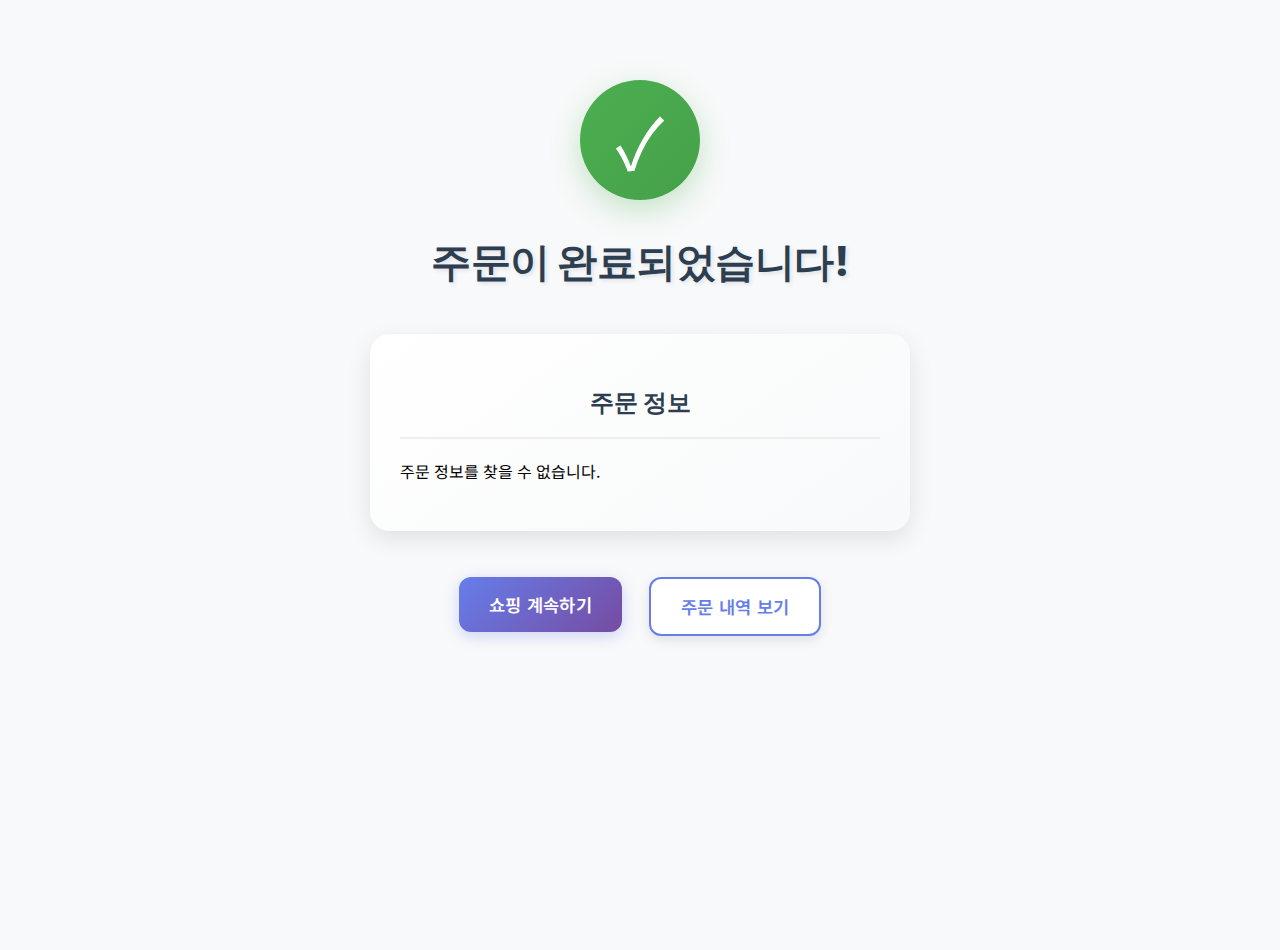
<file: order-complete.html>
<!DOCTYPE html>
<html lang="ko">
<head>
  <meta charset="UTF-8" />
  <meta name="viewport" content="width=device-width, initial-scale=1.0, maximum-scale=1.0, user-scalable=no" />
  <title>주문 완료 | IAN SHOP</title>
  <link rel="preconnect" href="https://fonts.googleapis.com">
  <link rel="preconnect" href="https://fonts.gstatic.com" crossorigin>
  <link href="https://fonts.googleapis.com/css2?family=Noto+Sans+KR:wght@300;400;500;700&family=Poppins:wght@400;500;600;700&display=swap" rel="stylesheet">
  <link rel="stylesheet" href="style.css" />
  <script src="https://telegram.org/js/telegram-web-app.js"></script>
  <script>
    // 텔레그램 WebApp 강제 확장 (모바일 최적화)
    (function() {
      function forceExpand() {
        if (window.Telegram && window.Telegram.WebApp) {
          try {
            window.Telegram.WebApp.ready();
            window.Telegram.WebApp.expand();
            if (window.Telegram.WebApp.viewportHeight) {
              window.Telegram.WebApp.expand();
            }
          } catch (e) {
            console.error('텔레그램 WebApp 확장 오류:', e);
          }
        }
      }
      forceExpand();
      if (document.readyState === 'loading') {
        document.addEventListener('DOMContentLoaded', forceExpand);
      }
      setTimeout(forceExpand, 100);
      setTimeout(forceExpand, 500);
      window.addEventListener('load', forceExpand);
    })();
  </script>
</head>
<body>

<div class="order-complete-container">
  <div class="complete-icon">✓</div>
  <h1>주문이 완료되었습니다!</h1>
  
  <div class="order-info-card">
    <h2>주문 정보</h2>
    <div id="orderCompleteInfo"></div>
  </div>
  
  <div class="order-actions">
    <a href="index.html"><button class="btn-primary">쇼핑 계속하기</button></a>
    <button onclick="viewOrderHistory()" class="btn-secondary">주문 내역 보기</button>
  </div>
</div>

<script>
const orderComplete = JSON.parse(localStorage.getItem('orderComplete')) || {};

if (orderComplete.orderNumber) {
  const infoDiv = document.getElementById('orderCompleteInfo');
  
  let html = `
    <div class="info-item">
      <span class="info-label">주문 번호</span>
      <span class="info-value">${orderComplete.orderNumber}</span>
    </div>
    <div class="info-item">
      <span class="info-label">결제 방법</span>
      <span class="info-value">${orderComplete.paymentMethod || '미지정'}</span>
    </div>
    <div class="info-item">
      <span class="info-label">결제 금액</span>
      <span class="info-value">₩${(orderComplete.total || 0).toLocaleString()}</span>
    </div>
    <div class="info-item">
      <span class="info-label">주문 일시</span>
      <span class="info-value">${new Date(orderComplete.orderDate).toLocaleString('ko-KR')}</span>
    </div>
  `;
  
  if (orderComplete.cart && orderComplete.cart.length > 0) {
    html += `<div class="order-items">
      <h3>주문 상품</h3>`;
    orderComplete.cart.forEach(item => {
      html += `<div class="order-item">
        <span>${item.name} × ${item.qty}</span>
        <span>₩${(item.price * item.qty).toLocaleString()}</span>
      </div>`;
    });
    html += `</div>`;
  }
  
  if (orderComplete.name) {
    html += `
      <div class="delivery-info">
        <h3>배송 정보</h3>
        <p><strong>수령인:</strong> ${orderComplete.name}</p>
        <p><strong>연락처:</strong> ${orderComplete.phone}</p>
        <p><strong>배송 주소:</strong> ${orderComplete.address}</p>
        ${orderComplete.memo ? `<p><strong>요청사항:</strong> ${orderComplete.memo}</p>` : ''}
      </div>
    `;
  }
  
  infoDiv.innerHTML = html;
} else {
  document.getElementById('orderCompleteInfo').innerHTML = 
    '<p>주문 정보를 찾을 수 없습니다.</p>';
}

function viewOrderHistory() {
  alert('주문 내역 기능은 추후 구현 예정입니다.');
}
</script>

</body>
</html>
</file>
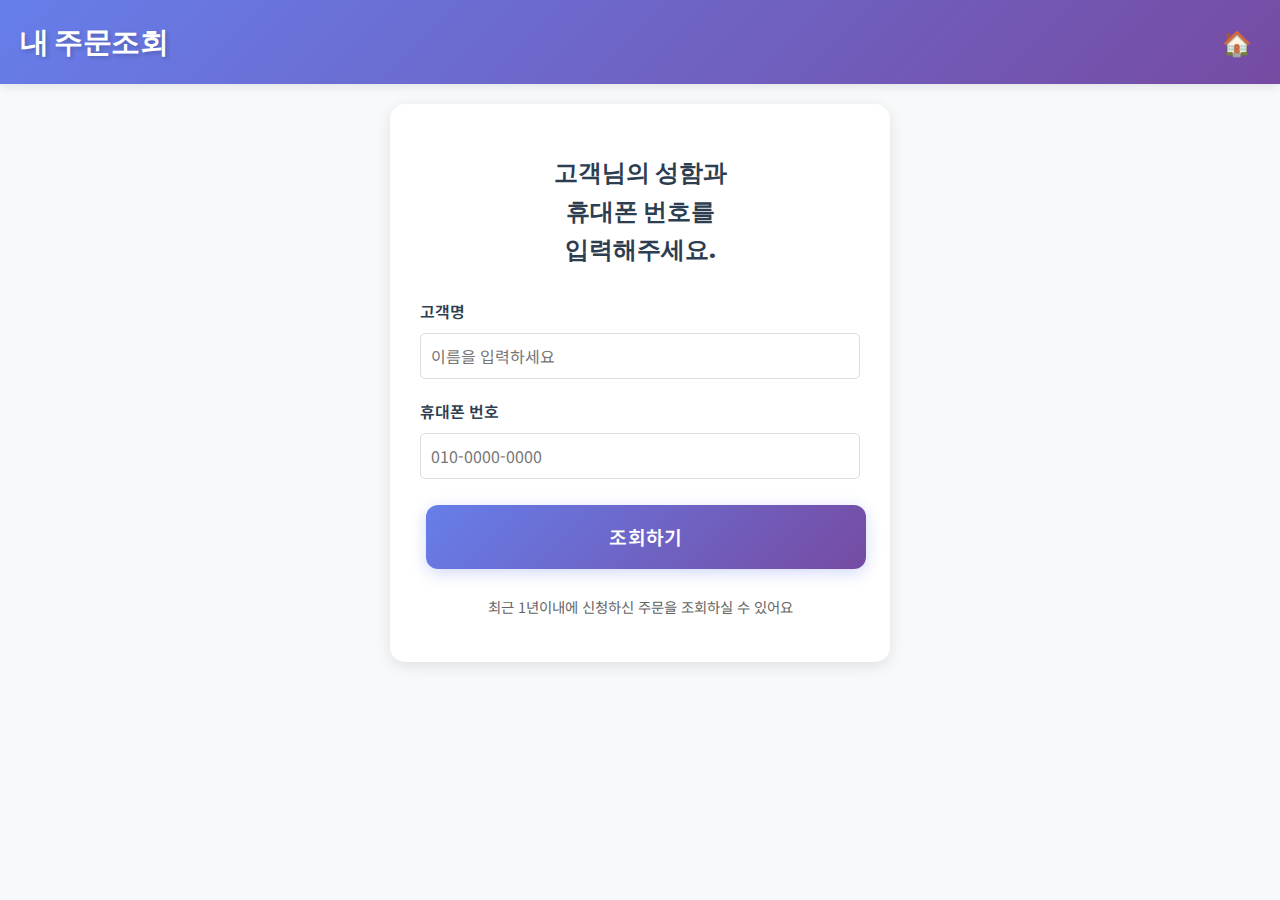
<file: order-inquiry.html>
<!DOCTYPE html>
<html lang="ko">
<head>
  <meta charset="UTF-8" />
  <meta name="viewport" content="width=device-width, initial-scale=1.0, maximum-scale=1.0, user-scalable=no" />
  <title>내 주문조회 | 이안티켓</title>
  <link rel="preconnect" href="https://fonts.googleapis.com">
  <link rel="preconnect" href="https://fonts.gstatic.com" crossorigin>
  <link href="https://fonts.googleapis.com/css2?family=Noto+Sans+KR:wght@300;400;500;700&family=Poppins:wght@400;500;600;700&display=swap" rel="stylesheet">
  <link rel="stylesheet" href="style.css" />
  <script src="https://telegram.org/js/telegram-web-app.js"></script>
  <script>
    (function() {
      function forceExpand() {
        if (window.Telegram && window.Telegram.WebApp) {
          try {
            window.Telegram.WebApp.ready();
            window.Telegram.WebApp.expand();
            if (window.Telegram.WebApp.viewportHeight) {
              window.Telegram.WebApp.expand();
            }
          } catch (e) {
            console.error('텔레그램 WebApp 확장 오류:', e);
          }
        }
      }
      forceExpand();
      if (document.readyState === 'loading') {
        document.addEventListener('DOMContentLoaded', forceExpand);
      }
      setTimeout(forceExpand, 100);
      setTimeout(forceExpand, 500);
      window.addEventListener('load', forceExpand);
    })();
  </script>
</head>
<body>

<header class="shop-header">
  <div class="header-container">
    <div class="header-left">
      <h1 class="shop-logo">내 주문조회</h1>
    </div>
    <div class="header-right">
      <a href="index.html" class="cart-icon-link">
        <span class="cart-icon">🏠</span>
      </a>
    </div>
  </div>
</header>

<main class="main-content" style="padding: 20px;">
  <div class="inquiry-form-container">
    <h2>고객님의 성함과<br>휴대폰 번호를<br>입력해주세요.</h2>
    
    <form id="inquiryForm" onsubmit="searchOrders(event)">
      <div class="form-group">
        <label>고객명</label>
        <input type="text" id="customerName" class="form-input" placeholder="이름을 입력하세요" required>
      </div>

      <div class="form-group">
        <label>휴대폰 번호</label>
        <input type="tel" id="customerPhone" class="form-input" placeholder="010-0000-0000" required>
      </div>

      <div class="form-submit">
        <button type="submit" class="btn-primary" style="width: 100%; padding: 18px; font-size: 1.2em;">
          조회하기
        </button>
      </div>
    </form>

    <p style="text-align: center; color: #666; margin-top: 20px; font-size: 0.9em;">
      최근 1년이내에 신청하신 주문을 조회하실 수 있어요
    </p>
  </div>

  <div id="orderResults" class="order-results" style="display: none;">
    <h3>주문 내역</h3>
    <div id="orderList"></div>
  </div>

  <div id="noOrders" class="no-orders" style="display: none;">
    <p style="text-align: center; color: #666; padding: 40px;">
      고객님의 주문이 조회되지 않습니다.
    </p>
  </div>
</main>

<script>
// 주문 조회
function searchOrders(e) {
  e.preventDefault();
  
  const name = document.getElementById('customerName').value.trim();
  const phone = document.getElementById('customerPhone').value.trim();
  
  if (!name || !phone) {
    alert('이름과 휴대폰 번호를 모두 입력해주세요.');
    return;
  }

  // 주문 목록 가져오기
  const orders = JSON.parse(localStorage.getItem('giftCardOrders')) || [];
  
  // 이름과 전화번호로 필터링
  const matchedOrders = orders.filter(order => 
    order.customerName === name && order.customerPhone === phone
  );

  const resultsDiv = document.getElementById('orderResults');
  const noOrdersDiv = document.getElementById('noOrders');
  const orderListDiv = document.getElementById('orderList');

  if (matchedOrders.length === 0) {
    resultsDiv.style.display = 'none';
    noOrdersDiv.style.display = 'block';
  } else {
    noOrdersDiv.style.display = 'none';
    resultsDiv.style.display = 'block';
    
    // 주문 목록 렌더링
    orderListDiv.innerHTML = matchedOrders.map(order => {
      const date = new Date(order.createdAt);
      const dateStr = date.toLocaleDateString('ko-KR', {
        year: 'numeric',
        month: 'long',
        day: 'numeric',
        hour: '2-digit',
        minute: '2-digit'
      });
      
      return `
        <div class="order-card">
          <div class="order-header">
            <div class="order-id">주문번호: ${order.id}</div>
            <div class="order-date">${dateStr}</div>
          </div>
          <div class="order-content">
            <div class="order-item">
              <span class="order-label">상품권:</span>
              <span class="order-value">${order.cardName}</span>
            </div>
            <div class="order-item">
              <span class="order-label">금액:</span>
              <span class="order-value">₩${order.amount.toLocaleString()}</span>
            </div>
            <div class="order-item">
              <span class="order-label">매입 시세:</span>
              <span class="order-value">${order.rate}%</span>
            </div>
            <div class="order-item">
              <span class="order-label">예상 입금액:</span>
              <span class="order-value highlight">₩${order.expectedAmount.toLocaleString()}</span>
            </div>
            <div class="order-item">
              <span class="order-label">상태:</span>
              <span class="order-status ${getStatusClass(order.status)}">${getStatusText(order.status)}</span>
            </div>
          </div>
        </div>
      `;
    }).join('');
  }

  // 햅틱 피드백
  if (window.Telegram && window.Telegram.WebApp && window.Telegram.WebApp.HapticFeedback) {
    window.Telegram.WebApp.HapticFeedback.impactOccurred('light');
  }
}

function getStatusText(status) {
  const statusMap = {
    '대기중': '대기중',
    '검증중': '검증중',
    '입금완료': '입금완료',
    '완료': '완료',
    '취소': '취소됨'
  };
  return statusMap[status] || '대기중';
}

function getStatusClass(status) {
  const classMap = {
    '대기중': 'pending',
    '검증중': 'processing',
    '입금완료': 'completed',
    '완료': 'completed',
    '취소': 'cancelled'
  };
  return classMap[status] || 'pending';
}
</script>

<style>
.inquiry-form-container {
  max-width: 500px;
  margin: 0 auto;
  background: white;
  padding: 30px;
  border-radius: 15px;
  box-shadow: 0 4px 15px rgba(0,0,0,0.1);
  text-align: center;
}

.inquiry-form-container h2 {
  font-family: 'Poppins', sans-serif;
  font-size: 1.5em;
  color: #2c3e50;
  margin-bottom: 30px;
  line-height: 1.6;
}

.form-group {
  margin-bottom: 20px;
  text-align: left;
}

.form-group label {
  display: block;
  margin-bottom: 8px;
  font-weight: 600;
  color: #2c3e50;
}

.form-input {
  width: 100%;
  padding: 12px;
  border: 2px solid #ddd;
  border-radius: 8px;
  font-size: 16px;
  font-family: inherit;
  box-sizing: border-box;
  transition: border-color 0.3s;
}

.form-input:focus {
  outline: none;
  border-color: #667eea;
}

.order-results {
  margin-top: 30px;
}

.order-results h3 {
  font-family: 'Poppins', sans-serif;
  font-size: 1.5em;
  color: #2c3e50;
  margin-bottom: 20px;
}

.order-list {
  display: flex;
  flex-direction: column;
  gap: 15px;
}

.order-card {
  background: white;
  padding: 20px;
  border-radius: 12px;
  box-shadow: 0 2px 8px rgba(0,0,0,0.1);
}

.order-header {
  display: flex;
  justify-content: space-between;
  align-items: center;
  margin-bottom: 15px;
  padding-bottom: 15px;
  border-bottom: 2px solid #eee;
}

.order-id {
  font-weight: 600;
  color: #667eea;
}

.order-date {
  font-size: 0.9em;
  color: #666;
}

.order-content {
  display: flex;
  flex-direction: column;
  gap: 10px;
}

.order-item {
  display: flex;
  justify-content: space-between;
  align-items: center;
}

.order-label {
  color: #666;
}

.order-value {
  font-weight: 600;
  color: #2c3e50;
}

.order-value.highlight {
  color: #667eea;
  font-size: 1.1em;
}

.order-status {
  padding: 4px 12px;
  border-radius: 15px;
  font-size: 0.85em;
  font-weight: 600;
}

.order-status.pending {
  background: #fff3e0;
  color: #e65100;
}

.order-status.processing {
  background: #e3f2fd;
  color: #1976d2;
}

.order-status.completed {
  background: #e8f5e9;
  color: #2e7d32;
}

.order-status.cancelled {
  background: #ffebee;
  color: #c62828;
}
</style>

</body>
</html>
</file>
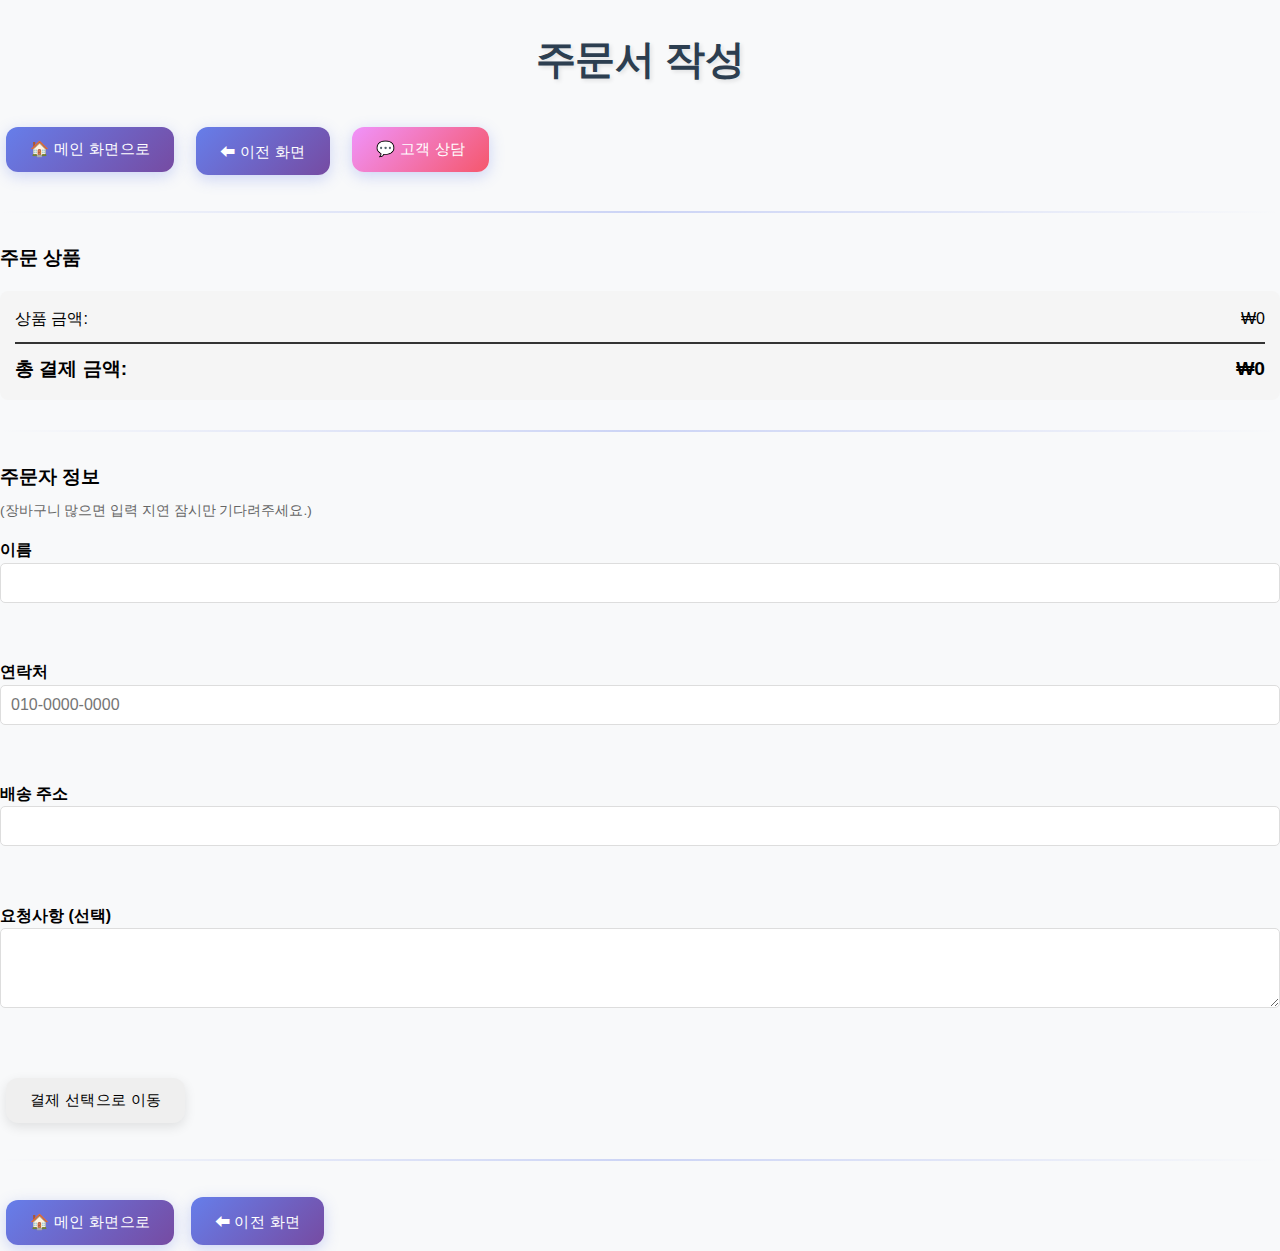
<file: order.html>
<!DOCTYPE html>
<html lang="ko">
<head>
  <meta charset="UTF-8" />
  <meta name="viewport" content="width=device-width, initial-scale=1.0, maximum-scale=1.0, user-scalable=no" />
  <title>주문서 작성 | IAN SHOP</title>
  <link rel="stylesheet" href="style.css" />
  <script src="https://telegram.org/js/telegram-web-app.js"></script>
  <script>
    // 텔레그램 WebApp 강제 확장 (모바일 최적화)
    (function() {
      function forceExpand() {
        if (window.Telegram && window.Telegram.WebApp) {
          try {
            window.Telegram.WebApp.ready();
            window.Telegram.WebApp.expand();
            if (window.Telegram.WebApp.viewportHeight) {
              window.Telegram.WebApp.expand();
            }
          } catch (e) {
            console.error('텔레그램 WebApp 확장 오류:', e);
          }
        }
      }
      forceExpand();
      if (document.readyState === 'loading') {
        document.addEventListener('DOMContentLoaded', forceExpand);
      }
      setTimeout(forceExpand, 100);
      setTimeout(forceExpand, 500);
      window.addEventListener('load', forceExpand);
    })();
  </script>
</head>
<body>

<h1>주문서 작성</h1>

<div class="page-nav">
  <a href="index.html"><button>🏠 메인 화면으로</button></a>
  <a href="index.html"><button>⬅ 이전 화면</button></a>
  <a href="support.html"><button class="support-btn">💬 고객 상담</button></a>
</div>

<hr>

<h3>주문 상품</h3>
<div id="orderItems"></div>
<p id="orderTotal"></p>

<hr>

<h3>주문자 정보</h3>
<p style="font-size: 0.85em; color: #666; margin-top: -10px; margin-bottom: 15px;">(장바구니 많으면 입력 지연 잠시만 기다려주세요.)</p>
<form onsubmit="submitOrder(event)">
  <label>이름<br><input type="text" id="name" required autocomplete="name" style="pointer-events: auto !important; user-select: text !important;"></label><br><br>
  <label>연락처<br><input type="tel" id="phone" required placeholder="010-0000-0000" autocomplete="tel" style="pointer-events: auto !important; user-select: text !important;"></label><br><br>
  <label>배송 주소<br><input type="text" id="address" required autocomplete="street-address" style="pointer-events: auto !important; user-select: text !important;"></label><br><br>
  <label>요청사항 (선택)<br><textarea id="memo" style="pointer-events: auto !important; user-select: text !important;"></textarea></label><br><br>
  <button type="submit">결제 선택으로 이동</button>
</form>

<hr>
<a href="index.html"><button>🏠 메인 화면으로</button></a>
<a href="index.html"><button>⬅ 이전 화면</button></a>

<script src="cart.js"></script>
<script>
// 입력 필드 활성화 함수 (최우선 처리)
function enableInputFields() {
  const inputs = document.querySelectorAll('input[type="text"], input[type="tel"], textarea');
  inputs.forEach(input => {
    // 모든 차단 속성 제거
    input.removeAttribute('readonly');
    input.removeAttribute('disabled');
    input.removeAttribute('tabindex');
    
    // 스타일 강제 적용
    input.style.pointerEvents = 'auto';
    input.style.userSelect = 'text';
    input.style.webkitUserSelect = 'text';
    input.style.mozUserSelect = 'text';
    input.style.msUserSelect = 'text';
    input.style.cursor = 'text';
    input.style.opacity = '1';
    
    // 이벤트 리스너 추가로 포커스 보장
    input.addEventListener('click', function(e) {
      e.stopPropagation();
      this.focus();
    }, { passive: true });
    
    input.addEventListener('touchstart', function(e) {
      e.stopPropagation();
    }, { passive: true });
  });
}

// 즉시 입력 필드 활성화 (최우선)
if (document.readyState === 'loading') {
  document.addEventListener('DOMContentLoaded', enableInputFields);
} else {
  enableInputFields();
}

// 즉시 실행
enableInputFields();
setTimeout(enableInputFields, 0);

// 상품 목록 렌더링 함수 (비동기 처리, 배치 렌더링)
function renderOrderItems() {
  const cart = getCart();
  const itemsDiv = document.getElementById("orderItems");
  const totalDiv = document.getElementById("orderTotal");

  if (!itemsDiv || !totalDiv) return;

  // 할인 정보 포함 총액 계산
  const totals = calculateTotal();

  // 총액 먼저 렌더링 (중요한 정보)
  let totalHtml = `<div style="padding: 15px; background: #f5f5f5; border-radius: 8px; margin-top: 15px;">
    <div style="display: flex; justify-content: space-between; margin-bottom: 5px;">
      <span>상품 금액:</span>
      <span>₩${totals.subtotal.toLocaleString()}</span>
    </div>`;

  if(totals.discount > 0) {
    totalHtml += `<div style="display: flex; justify-content: space-between; margin-bottom: 5px; color: #4CAF50;">
      <span>할인 (${totals.discountText}):</span>
      <span>-₩${totals.discount.toLocaleString()}</span>
    </div>`;
  }

  totalHtml += `<div style="display: flex; justify-content: space-between; margin-top: 10px; padding-top: 10px; border-top: 2px solid #333; font-size: 1.2em; font-weight: bold;">
      <span>총 결제 금액:</span>
      <span>₩${totals.total.toLocaleString()}</span>
    </div>
  </div>`;

  totalDiv.innerHTML = totalHtml;

  // 상품 목록은 배치로 나누어 렌더링 (많은 항목일 때 UI 블로킹 방지)
  if (cart.length > 10) {
    // 많은 항목일 때 배치 렌더링
    itemsDiv.innerHTML = '<div style="padding: 8px 0;">로딩 중...</div>';
    
    let index = 0;
    const batchSize = 10;
    
    function renderBatch() {
      const fragment = document.createDocumentFragment();
      const end = Math.min(index + batchSize, cart.length);
      
      for (let i = index; i < end; i++) {
        const item = cart[i];
        const itemDiv = document.createElement('div');
        itemDiv.style.padding = '8px 0';
        itemDiv.style.borderBottom = '1px solid #eee';
        itemDiv.textContent = `${item.name} × ${item.qty} (₩${(item.price*item.qty).toLocaleString()})`;
        fragment.appendChild(itemDiv);
      }
      
      if (index === 0) {
        itemsDiv.innerHTML = '';
      }
      itemsDiv.appendChild(fragment);
      
      index = end;
      
      if (index < cart.length) {
        // 다음 배치를 비동기로 렌더링
        setTimeout(renderBatch, 0);
      }
    }
    
    renderBatch();
  } else {
    // 적은 항목일 때는 한 번에 렌더링
    const fragment = document.createDocumentFragment();
    cart.forEach(item => {
      const itemDiv = document.createElement('div');
      itemDiv.style.padding = '8px 0';
      itemDiv.style.borderBottom = '1px solid #eee';
      itemDiv.textContent = `${item.name} × ${item.qty} (₩${(item.price*item.qty).toLocaleString()})`;
      fragment.appendChild(itemDiv);
    });
    itemsDiv.innerHTML = '';
    itemsDiv.appendChild(fragment);
  }
}

// DOM 로드 후 실행 - 입력 필드 먼저 활성화, 상품 목록은 나중에 렌더링
document.addEventListener('DOMContentLoaded', function() {
  // 입력 필드 즉시 활성화 (최우선)
  enableInputFields();
  
  // 상품 목록은 비동기로 나중에 렌더링 (UI 블로킹 방지)
  setTimeout(function() {
    renderOrderItems();
  }, 0);
  
  // 추가 보장
  requestAnimationFrame(function() {
    enableInputFields();
    setTimeout(enableInputFields, 0);
  });
});

// submitOrder 함수는 전역으로 유지
function submitOrder(e){
  e.preventDefault();
  const cart = getCart();
  const totals = calculateTotal();
  
  const orderInfo = {
    name: document.getElementById("name").value,
    phone: document.getElementById("phone").value,
    address: document.getElementById("address").value,
    memo: document.getElementById("memo").value,
    cart,
    total: totals.total,
    subtotal: totals.subtotal,
    discount: totals.discount,
    discountText: totals.discountText,
    coupon: totals.coupon
  };
  localStorage.setItem("order", JSON.stringify(orderInfo));
  window.location.href = "secure-pay-v2.html";
}
</script>

</body>
</html>
</file>
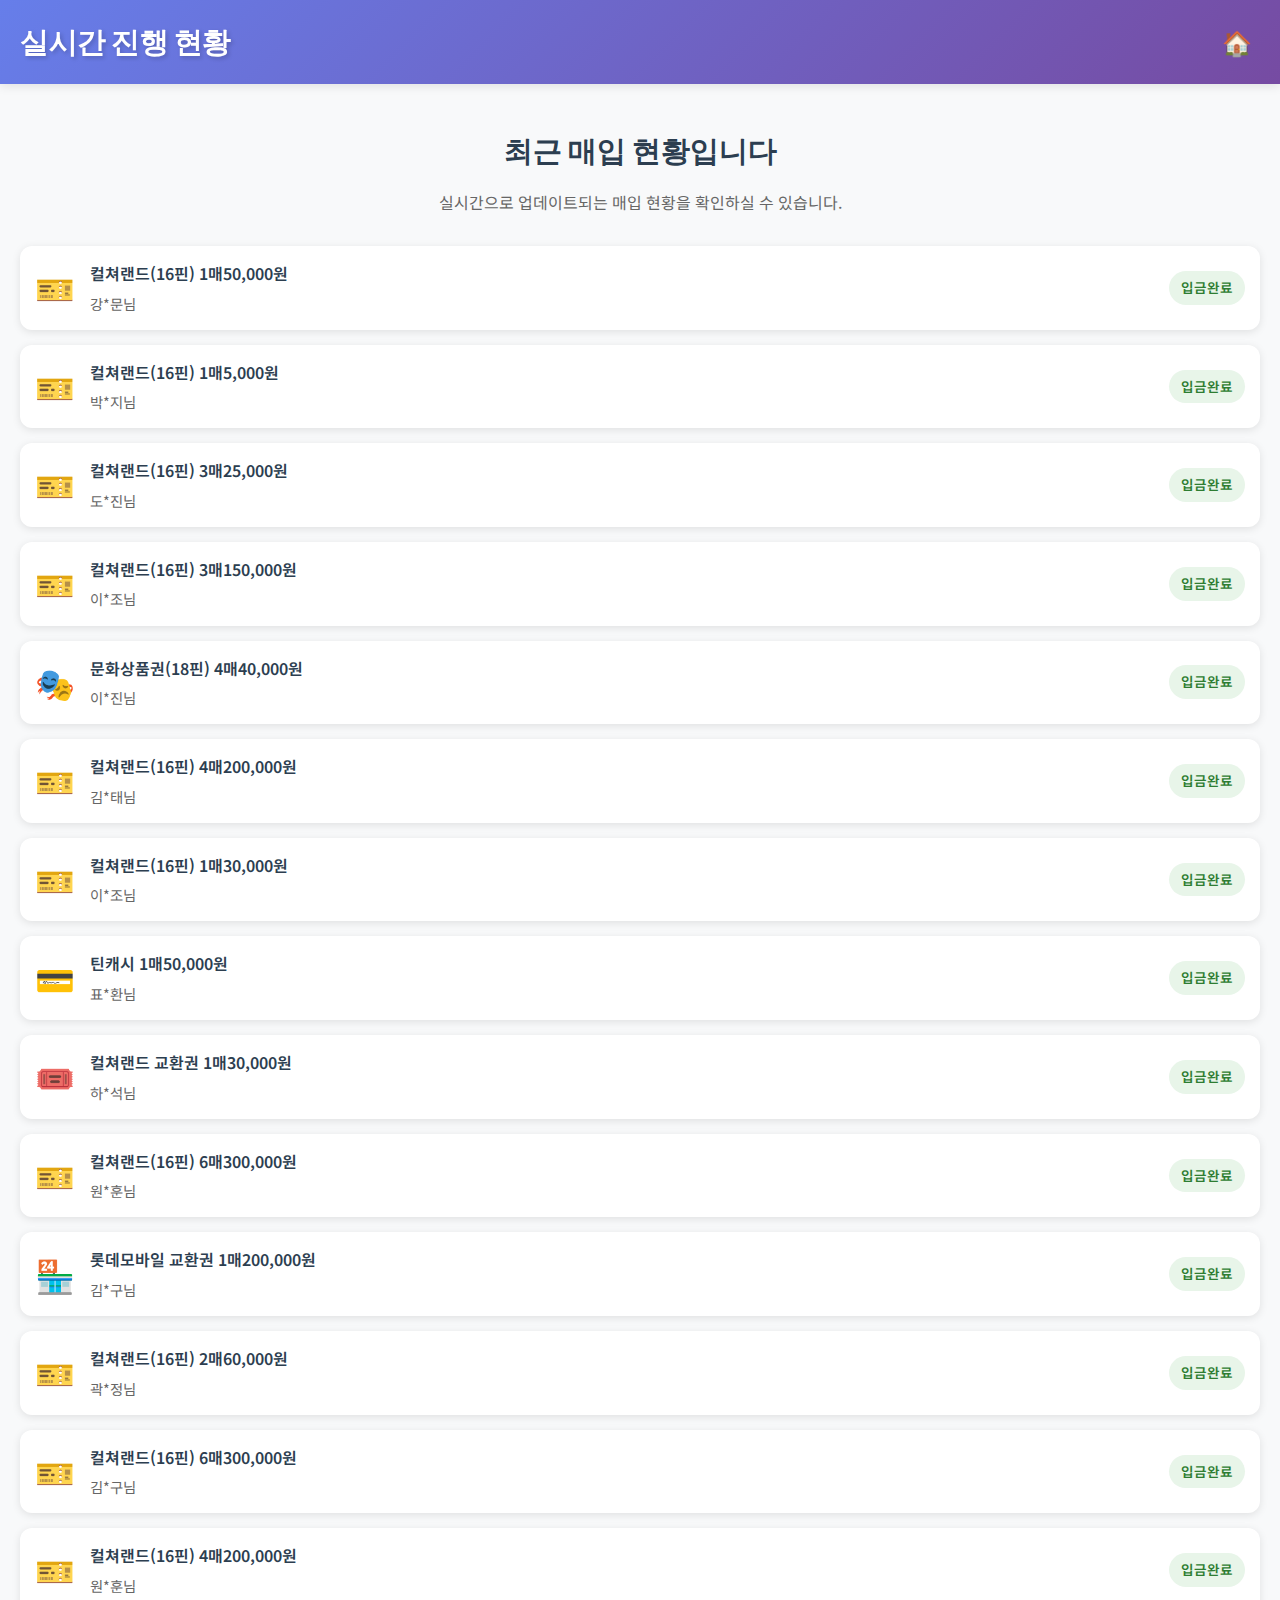
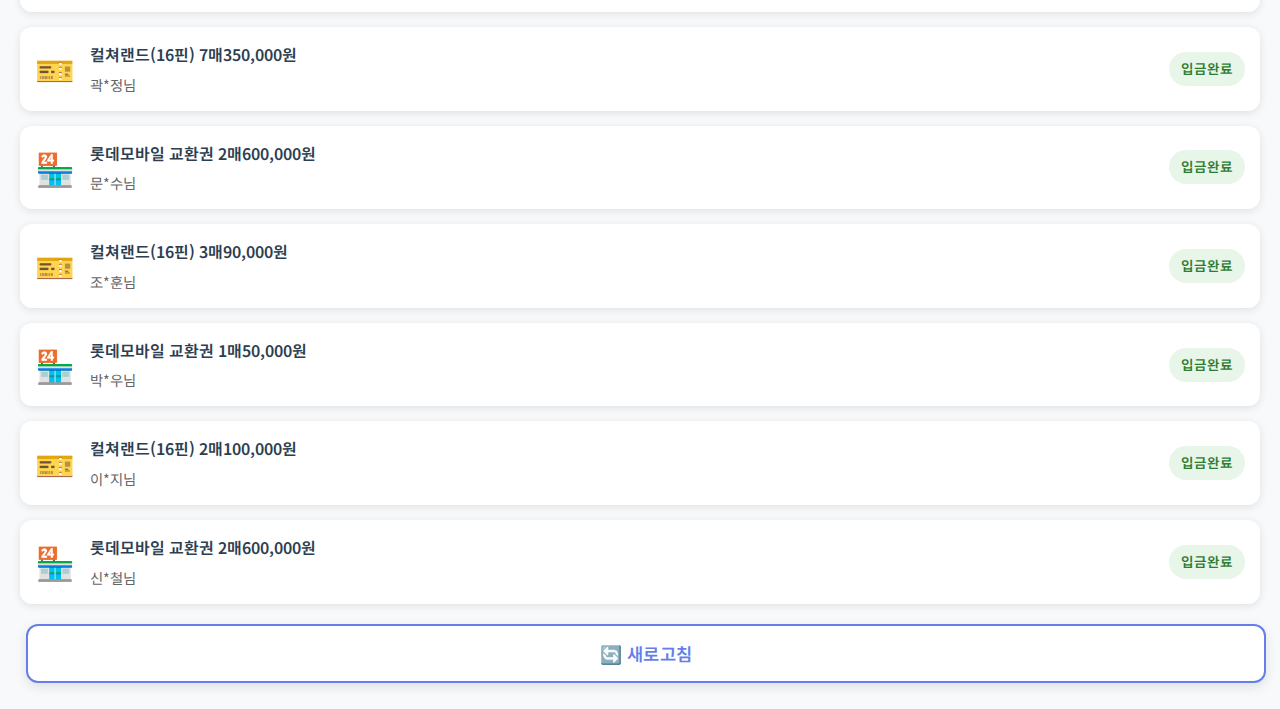
<file: realtime-status.html>
<!DOCTYPE html>
<html lang="ko">
<head>
  <meta charset="UTF-8" />
  <meta name="viewport" content="width=device-width, initial-scale=1.0, maximum-scale=1.0, user-scalable=no" />
  <title>실시간 진행 현황 | 이안티켓</title>
  <link rel="preconnect" href="https://fonts.googleapis.com">
  <link rel="preconnect" href="https://fonts.gstatic.com" crossorigin>
  <link href="https://fonts.googleapis.com/css2?family=Noto+Sans+KR:wght@300;400;500;700&family=Poppins:wght@400;500;600;700&display=swap" rel="stylesheet">
  <link rel="stylesheet" href="style.css" />
  <script src="https://telegram.org/js/telegram-web-app.js"></script>
  <script>
    (function() {
      function forceExpand() {
        if (window.Telegram && window.Telegram.WebApp) {
          try {
            window.Telegram.WebApp.ready();
            window.Telegram.WebApp.expand();
            if (window.Telegram.WebApp.viewportHeight) {
              window.Telegram.WebApp.expand();
            }
          } catch (e) {
            console.error('텔레그램 WebApp 확장 오류:', e);
          }
        }
      }
      forceExpand();
      if (document.readyState === 'loading') {
        document.addEventListener('DOMContentLoaded', forceExpand);
      }
      setTimeout(forceExpand, 100);
      setTimeout(forceExpand, 500);
      window.addEventListener('load', forceExpand);
    })();
  </script>
</head>
<body>

<header class="shop-header">
  <div class="header-container">
    <div class="header-left">
      <h1 class="shop-logo">실시간 진행 현황</h1>
    </div>
    <div class="header-right">
      <a href="index.html" class="cart-icon-link">
        <span class="cart-icon">🏠</span>
      </a>
    </div>
  </div>
</header>

<main class="main-content" style="padding: 20px;">
  <div class="status-header">
    <h2>최근 매입 현황입니다</h2>
    <p style="color: #666; margin-bottom: 20px;">실시간으로 업데이트되는 매입 현황을 확인하실 수 있습니다.</p>
  </div>

  <div id="statusList" class="status-list">
    <!-- 동적으로 생성됨 -->
  </div>

  <div class="refresh-btn-container">
    <button class="btn-secondary" onclick="refreshStatus()" style="width: 100%; padding: 15px; margin-top: 20px;">
      🔄 새로고침
    </button>
  </div>
</main>

<script>
// 샘플 매입 현황 데이터
const sampleStatuses = [
  { cardName: '컬쳐랜드(16핀)', count: 1, amount: 50000, customer: '강*문', status: '입금완료', icon: '🎫' },
  { cardName: '컬쳐랜드(16핀)', count: 1, amount: 5000, customer: '박*지', status: '입금완료', icon: '🎫' },
  { cardName: '컬쳐랜드(16핀)', count: 3, amount: 25000, customer: '도*진', status: '입금완료', icon: '🎫' },
  { cardName: '컬쳐랜드(16핀)', count: 3, amount: 150000, customer: '이*조', status: '입금완료', icon: '🎫' },
  { cardName: '문화상품권(18핀)', count: 4, amount: 40000, customer: '이*진', status: '입금완료', icon: '🎭' },
  { cardName: '컬쳐랜드(16핀)', count: 4, amount: 200000, customer: '김*태', status: '입금완료', icon: '🎫' },
  { cardName: '컬쳐랜드(16핀)', count: 1, amount: 30000, customer: '이*조', status: '입금완료', icon: '🎫' },
  { cardName: '틴캐시', count: 1, amount: 50000, customer: '표*환', status: '입금완료', icon: '💳' },
  { cardName: '컬쳐랜드 교환권', count: 1, amount: 30000, customer: '하*석', status: '입금완료', icon: '🎟️' },
  { cardName: '컬쳐랜드(16핀)', count: 6, amount: 300000, customer: '원*훈', status: '입금완료', icon: '🎫' },
  { cardName: '롯데모바일 교환권', count: 1, amount: 200000, customer: '김*구', status: '입금완료', icon: '🏪' },
  { cardName: '컬쳐랜드(16핀)', count: 2, amount: 60000, customer: '곽*정', status: '입금완료', icon: '🎫' },
  { cardName: '컬쳐랜드(16핀)', count: 6, amount: 300000, customer: '김*구', status: '입금완료', icon: '🎫' },
  { cardName: '컬쳐랜드(16핀)', count: 4, amount: 200000, customer: '원*훈', status: '입금완료', icon: '🎫' },
  { cardName: '컬쳐랜드(16핀)', count: 7, amount: 350000, customer: '곽*정', status: '입금완료', icon: '🎫' },
  { cardName: '롯데모바일 교환권', count: 2, amount: 600000, customer: '문*수', status: '입금완료', icon: '🏪' },
  { cardName: '컬쳐랜드(16핀)', count: 3, amount: 90000, customer: '조*훈', status: '입금완료', icon: '🎫' },
  { cardName: '롯데모바일 교환권', count: 1, amount: 50000, customer: '박*우', status: '입금완료', icon: '🏪' },
  { cardName: '컬쳐랜드(16핀)', count: 2, amount: 100000, customer: '이*지', status: '입금완료', icon: '🎫' },
  { cardName: '롯데모바일 교환권', count: 2, amount: 600000, customer: '신*철', status: '입금완료', icon: '🏪' }
];

// 실제 주문 데이터와 합치기
function getStatusList() {
  const orders = JSON.parse(localStorage.getItem('giftCardOrders')) || [];
  const statusList = [];
  
  // 실제 주문 데이터 변환
  orders.forEach(order => {
    statusList.push({
      cardName: order.cardName,
      count: 1,
      amount: order.amount,
      customer: order.customerName ? order.customerName.replace(/(?<=.{1})./g, '*') : '고*객',
      status: getStatusText(order.status),
      icon: getCardIcon(order.type)
    });
  });
  
  // 샘플 데이터와 합치기
  return [...statusList, ...sampleStatuses].slice(0, 20);
}

function getStatusText(status) {
  const statusMap = {
    '대기중': '검증중',
    '검증중': '검증중',
    '입금완료': '입금완료',
    '완료': '입금완료',
    '취소': '취소됨'
  };
  return statusMap[status] || '검증중';
}

function getCardIcon(type) {
  const iconMap = {
    'cul_1': '🎫',
    'cul_ex': '🎟️',
    'culture': '🎭',
    'culture_ex': '🎨',
    'book': '📚',
    'book_ex': '📖',
    'tincash': '💳',
    'lotte': '🏪',
    'google': '🔍',
    'starbucks_e': '☕',
    'starbucks_24': '☕',
    'tincash_ex': '💳',
    'shinsegae': '🛍️'
  };
  return iconMap[type] || '🎫';
}

// 현황 목록 렌더링
function renderStatusList() {
  const statusList = getStatusList();
  const container = document.getElementById('statusList');
  
  if (!container) return;
  
  if (statusList.length === 0) {
    container.innerHTML = '<p style="text-align: center; color: #666; padding: 40px;">매입 현황이 없습니다.</p>';
    return;
  }
  
  container.innerHTML = statusList.map(status => `
    <div class="status-item">
      <div class="status-icon">${status.icon}</div>
      <div class="status-info">
        <div class="status-card-name">${status.cardName} ${status.count}매${status.amount.toLocaleString()}원</div>
        <div class="status-customer">${status.customer}님</div>
      </div>
      <div class="status-badge ${status.status === '입금완료' ? 'completed' : 'pending'}">
        ${status.status}
      </div>
    </div>
  `).join('');
}

// 새로고침
function refreshStatus() {
  renderStatusList();
  // 햅틱 피드백
  if (window.Telegram && window.Telegram.WebApp && window.Telegram.WebApp.HapticFeedback) {
    window.Telegram.WebApp.HapticFeedback.impactOccurred('light');
  }
}

// 페이지 로드 시 렌더링
document.addEventListener('DOMContentLoaded', function() {
  renderStatusList();
  // 30초마다 자동 새로고침
  setInterval(renderStatusList, 30000);
});
</script>

<style>
.status-header {
  text-align: center;
  margin-bottom: 30px;
}

.status-header h2 {
  font-family: 'Poppins', sans-serif;
  font-size: 1.8em;
  color: #2c3e50;
  margin-bottom: 10px;
}

.status-list {
  display: flex;
  flex-direction: column;
  gap: 15px;
}

.status-item {
  display: flex;
  align-items: center;
  gap: 15px;
  padding: 15px;
  background: white;
  border-radius: 12px;
  box-shadow: 0 2px 8px rgba(0,0,0,0.1);
  transition: transform 0.2s, box-shadow 0.2s;
}

.status-item:hover {
  transform: translateY(-2px);
  box-shadow: 0 4px 12px rgba(0,0,0,0.15);
}

.status-icon {
  font-size: 2em;
  flex-shrink: 0;
}

.status-info {
  flex: 1;
}

.status-card-name {
  font-weight: 600;
  color: #2c3e50;
  margin-bottom: 5px;
}

.status-customer {
  font-size: 0.9em;
  color: #666;
}

.status-badge {
  padding: 6px 12px;
  border-radius: 20px;
  font-size: 0.85em;
  font-weight: 600;
  flex-shrink: 0;
}

.status-badge.completed {
  background: #e8f5e9;
  color: #2e7d32;
}

.status-badge.pending {
  background: #fff3e0;
  color: #e65100;
}
</style>

</body>
</html>
</file>
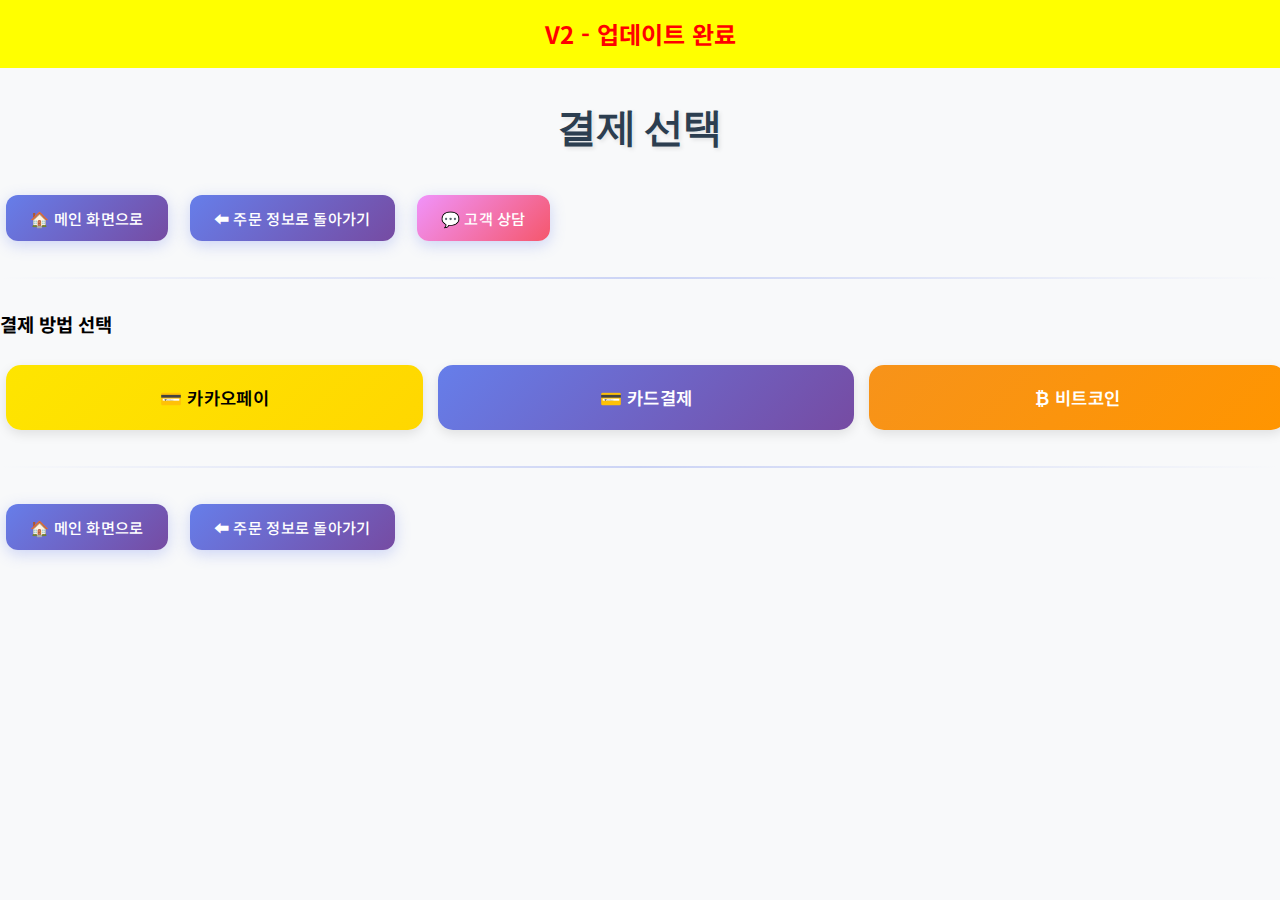
<file: secure-pay-v2.html>
<!DOCTYPE html>
<html lang="ko">
<head>
  <meta charset="UTF-8" />
  <meta name="viewport" content="width=device-width, initial-scale=1.0, maximum-scale=1.0, user-scalable=no" />
  <meta http-equiv="Cache-Control" content="no-cache, no-store, must-revalidate, max-age=0" />
  <meta http-equiv="Pragma" content="no-cache" />
  <meta http-equiv="Expires" content="0" />
  <title>결제 선택 | IAN SHOP</title>
  <link rel="preconnect" href="https://fonts.googleapis.com">
  <link rel="preconnect" href="https://fonts.gstatic.com" crossorigin>
  <link href="https://fonts.googleapis.com/css2?family=Noto+Sans+KR:wght@300;400;500;700&family=Poppins:wght@400;500;600;700&display=swap" rel="stylesheet">
  <link rel="stylesheet" href="style.css?v=" id="styleSheet" />
  <script src="https://telegram.org/js/telegram-web-app.js?v=" id="telegramScript"></script>
  <script>
    // 캐시 방지: CSS와 JS 경로에 타임스탬프 추가
    const cacheBuster = Date.now();
    document.getElementById('styleSheet').href = `style.css?v=${cacheBuster}`;
    document.getElementById('telegramScript').src = `https://telegram.org/js/telegram-web-app.js?v=${cacheBuster}`;
    
    // 텔레그램 WebApp 강제 확장 (모바일 최적화)
    (function() {
      function forceExpand() {
        if (window.Telegram && window.Telegram.WebApp) {
          try {
            window.Telegram.WebApp.ready();
            window.Telegram.WebApp.expand();
            if (window.Telegram.WebApp.viewportHeight) {
              window.Telegram.WebApp.expand();
            }
          } catch (e) {
            console.error('텔레그램 WebApp 확장 오류:', e);
          }
        }
      }
      forceExpand();
      if (document.readyState === 'loading') {
        document.addEventListener('DOMContentLoaded', forceExpand);
      }
      setTimeout(forceExpand, 100);
      setTimeout(forceExpand, 500);
      window.addEventListener('load', forceExpand);
    })();
  </script>
</head>
<body>
<h2 style="color:red; background:yellow; text-align:center; padding:15px; margin:0; font-size:1.5em;">V2 - 업데이트 완료</h2>

<h1>결제 선택</h1>

<div class="page-nav">
  <a href="index.html"><button>🏠 메인 화면으로</button></a>
  <a href="order.html"><button>⬅ 주문 정보로 돌아가기</button></a>
  <a href="support.html"><button class="support-btn">💬 고객 상담</button></a>
</div>

<hr>

<div id="orderSummary"></div>

<h3>결제 방법 선택</h3>
<div class="payment-methods">
  <button type="button" id="btn-kakao-new" class="payment-method kakao-pay">💳 카카오페이</button>
  <button type="button" id="btn-card-new" class="payment-method card-pay">💳 카드결제</button>
  <button type="button" id="btn-btc-new" class="payment-method bitcoin-pay">₿ 비트코인</button>
</div>

<hr>
<div class="page-nav">
  <a href="index.html"><button>🏠 메인 화면으로</button></a>
  <a href="order.html"><button>⬅ 주문 정보로 돌아가기</button></a>
</div>

<!-- 고급 결제 모달 -->
<div id="paymentModal" class="payment-modal-new" style="display: none;">
  <div class="payment-modal-content-new">
    <div class="payment-modal-header">
      <h2 id="paymentModalTitle">결제 진행</h2>
    </div>
    <div class="payment-modal-body" id="paymentModalBody">
      <!-- 동적으로 내용이 삽입됩니다 -->
    </div>
  </div>
</div>

<style>
/* 결제 모달 새로운 스타일 */
.payment-modal-new {
  position: fixed;
  top: 0;
  left: 0;
  width: 100%;
  height: 100%;
  background: rgba(0, 0, 0, 0.7);
  display: flex;
  justify-content: center;
  align-items: center;
  z-index: 10000;
  backdrop-filter: blur(5px);
  animation: fadeIn 0.3s ease-out;
}

@keyframes fadeIn {
  from {
    opacity: 0;
  }
  to {
    opacity: 1;
  }
}

.payment-modal-content-new {
  background: white;
  border-radius: 20px;
  padding: 30px;
  max-width: 500px;
  width: 90%;
  max-height: 80vh;
  overflow-y: auto;
  box-shadow: 0 20px 60px rgba(0, 0, 0, 0.3);
  animation: slideUp 0.3s ease-out;
}

@keyframes slideUp {
  from {
    transform: translateY(50px);
    opacity: 0;
  }
  to {
    transform: translateY(0);
    opacity: 1;
  }
}

.payment-modal-header {
  text-align: center;
  margin-bottom: 30px;
  padding-bottom: 20px;
  border-bottom: 2px solid #f0f0f0;
}

.payment-modal-header h2 {
  margin: 0;
  color: #2c3e50;
  font-size: 1.8em;
  font-weight: 700;
}

.payment-modal-body {
  text-align: center;
  min-height: 200px;
  display: flex;
  flex-direction: column;
  justify-content: center;
  align-items: center;
}

/* 로딩 애니메이션 - 카카오페이 (노란색 바) */
.loading-kakao {
  width: 100%;
  height: 60px;
  background: #f0f0f0;
  border-radius: 30px;
  overflow: hidden;
  position: relative;
  margin: 30px 0;
}

.loading-kakao::before {
  content: '';
  position: absolute;
  top: 0;
  left: -100%;
  width: 100%;
  height: 100%;
  background: linear-gradient(90deg, #FEE500 0%, #FFD400 100%);
  animation: kakaoLoading 1.5s ease-in-out infinite;
}

@keyframes kakaoLoading {
  0% {
    left: -100%;
  }
  100% {
    left: 100%;
  }
}

/* 로딩 애니메이션 - 카드결제 (신용카드 아이콘 회전) */
.loading-card {
  width: 80px;
  height: 80px;
  margin: 30px auto;
  position: relative;
}

.loading-card::before {
  content: '💳';
  position: absolute;
  font-size: 60px;
  animation: cardSpin 1s linear infinite;
}

@keyframes cardSpin {
  from {
    transform: rotate(0deg);
  }
  to {
    transform: rotate(360deg);
  }
}

/* 로딩 애니메이션 - 비트코인 (코인 회전) */
.loading-bitcoin {
  width: 80px;
  height: 80px;
  margin: 30px auto;
  position: relative;
}

.loading-bitcoin::before {
  content: '₿';
  position: absolute;
  font-size: 60px;
  color: #F7931A;
  animation: bitcoinSpin 1s ease-in-out infinite;
}

@keyframes bitcoinSpin {
  0%, 100% {
    transform: rotateY(0deg) scale(1);
  }
  50% {
    transform: rotateY(180deg) scale(1.2);
  }
}

/* 상태 메시지 스타일 */
.payment-status-message {
  font-size: 1.3em;
  font-weight: 600;
  color: #2c3e50;
  margin: 20px 0;
  min-height: 30px;
  animation: fadeInOut 0.5s ease-in-out;
}

@keyframes fadeInOut {
  0%, 100% {
    opacity: 0;
  }
  50% {
    opacity: 1;
  }
}

/* 버튼 눌림 효과 */
.payment-method {
  transition: transform 0.1s ease-out, box-shadow 0.1s ease-out;
  transform-origin: center;
}

.payment-method:active {
  transform: scale(0.95);
}

.payment-method.processing {
  pointer-events: none;
  opacity: 0.6;
  cursor: not-allowed;
}

.payment-methods.processing {
  pointer-events: none;
}

/* 성공 아이콘 */
.success-icon-large {
  font-size: 80px;
  color: #4CAF50;
  margin: 20px 0;
  animation: scaleIn 0.5s ease-out;
}

@keyframes scaleIn {
  0% {
    transform: scale(0);
  }
  50% {
    transform: scale(1.2);
  }
  100% {
    transform: scale(1);
  }
}
</style>

<script>
// ============================================
// 고급 결제 시스템 - 완전히 새로운 구현
// ============================================

let isProcessing = false;
let currentPaymentMethod = '';
let paymentSteps = [];
let orderData = {};

// 주문 정보 표시
function displayOrderSummary() {
  const order = JSON.parse(localStorage.getItem("order")) || {};
  orderData = order;
  
  const summaryDiv = document.getElementById("orderSummary");
  
  if (order.cart && order.cart.length > 0) {
    let html = `<div style="padding: 20px; background: linear-gradient(135deg, #f5f7fa 0%, #e8ecf1 100%); border-radius: 12px; margin-bottom: 30px; box-shadow: 0 4px 15px rgba(0,0,0,0.1);">`;
    
    html += `<h3 style="margin-top: 0; color: #2c3e50;">주문 내역</h3>`;
    
    order.cart.forEach(item => {
      html += `<div style="padding: 12px 0; border-bottom: 1px solid rgba(0,0,0,0.1); display: flex; justify-content: space-between; align-items: center;">`;
      html += `<span>${item.name} × ${item.qty}</span>`;
      html += `<span style="font-weight: 600;">₩${(item.price * item.qty).toLocaleString()}</span>`;
      html += `</div>`;
    });
    
    html += `<div style="margin-top: 20px; padding-top: 20px; border-top: 2px solid #2c3e50;">`;
    html += `<div style="display: flex; justify-content: space-between; margin-bottom: 8px; color: #666;">`;
    html += `<span>상품 금액:</span>`;
    html += `<span>₩${(order.subtotal || order.total || 0).toLocaleString()}</span>`;
    html += `</div>`;
    
    if (order.discount && order.discount > 0) {
      html += `<div style="display: flex; justify-content: space-between; margin-bottom: 8px; color: #4CAF50;">`;
      html += `<span>할인 (${order.discountText || '할인'}):</span>`;
      html += `<span>-₩${order.discount.toLocaleString()}</span>`;
      html += `</div>`;
    }
    
    html += `<div style="display: flex; justify-content: space-between; margin-top: 15px; padding-top: 15px; border-top: 2px solid #2c3e50; font-size: 1.3em; font-weight: bold; color: #2c3e50;">`;
    html += `<span>총 결제 금액:</span>`;
    html += `<span style="color: #e74c3c;">₩${(order.total || 0).toLocaleString()}</span>`;
    html += `</div>`;
    html += `</div></div>`;
    
    summaryDiv.innerHTML = html;
  }
}

// 결제 시작 함수
function startAdvancedPayment(methodType) {
  if (isProcessing) {
    console.log('결제 처리 중입니다. 잠시만 기다려주세요.');
    return;
  }
  
  isProcessing = true;
  currentPaymentMethod = methodType;
  
  // 버튼 비활성화
  const allButtons = document.querySelectorAll('.payment-method');
  const paymentMethods = document.querySelector('.payment-methods');
  
  allButtons.forEach(btn => btn.classList.add('processing'));
  if (paymentMethods) {
    paymentMethods.classList.add('processing');
  }
  
  // 텔레그램 햅틱 피드백
  if (window.Telegram && window.Telegram.WebApp && window.Telegram.WebApp.HapticFeedback) {
    try {
      window.Telegram.WebApp.HapticFeedback.impactOccurred('medium');
    } catch (e) {
      console.log('햅틱 피드백 실패:', e);
    }
  }
  
  // 모달 열기
  openPaymentModal(methodType);
}

// 결제 모달 열기
function openPaymentModal(methodType) {
  const modal = document.getElementById('paymentModal');
  const modalTitle = document.getElementById('paymentModalTitle');
  const modalBody = document.getElementById('paymentModalBody');
  
  if (!modal || !modalTitle || !modalBody) {
    console.error('결제 모달 요소를 찾을 수 없습니다.');
    isProcessing = false;
    return;
  }
  
  // 결제 방법별 설정
  const methodConfig = {
    '카카오페이': {
      title: '💳 카카오페이 결제',
      loadingClass: 'loading-kakao'
    },
    '카드결제': {
      title: '💳 카드 결제',
      loadingClass: 'loading-card'
    },
    '비트코인': {
      title: '₿ 비트코인 결제',
      loadingClass: 'loading-bitcoin'
    }
  };
  
  const config = methodConfig[methodType];
  if (!config) {
    console.error('알 수 없는 결제 방법:', methodType);
    isProcessing = false;
    return;
  }
  
  modalTitle.textContent = config.title;
  modal.style.display = 'flex';
  document.body.style.overflow = 'hidden';
  
  // 결제 프로세스 시작
  startPaymentProcess(methodType, config.loadingClass);
}

// 결제 프로세스 실행
function startPaymentProcess(methodType, loadingClass) {
  const modalBody = document.getElementById('paymentModalBody');
  
  // 상태 메시지 배열
  const statusMessages = [
    '결제 시도 중...',
    '인증 확인 중...',
    '최종 승인 완료'
  ];
  
  let currentStep = 0;
  
  // 첫 번째 상태 표시
  updatePaymentStatus(modalBody, methodType, loadingClass, statusMessages[currentStep]);
  
  // 1.2초 간격으로 상태 메시지 변경
  const intervalId = setInterval(() => {
    currentStep++;
    
    if (currentStep < statusMessages.length) {
      updatePaymentStatus(modalBody, methodType, loadingClass, statusMessages[currentStep]);
    } else {
      clearInterval(intervalId);
      
      // 최종 승인 후 완료 화면 표시
      setTimeout(() => {
        showPaymentComplete(modalBody, methodType);
      }, 1200);
    }
  }, 1200);
}

// 결제 상태 업데이트
function updatePaymentStatus(modalBody, methodType, loadingClass, statusMessage) {
  modalBody.innerHTML = `
    <div class="${loadingClass}"></div>
    <div class="payment-status-message">${statusMessage}</div>
  `;
}

// 결제 완료 화면
function showPaymentComplete(modalBody, methodType) {
  // 주문 번호 생성
  const orderNumber = generateOrderNumber();
  
  // 주문 완료 데이터 저장
  const orderComplete = {
    ...orderData,
    paymentMethod: methodType,
    orderNumber: orderNumber,
    orderDate: new Date().toISOString(),
    status: '결제완료'
  };
  localStorage.setItem('orderComplete', JSON.stringify(orderComplete));
  
  // 완료 화면 표시
  modalBody.innerHTML = `
    <div class="success-icon-large">✓</div>
    <h3 style="color: #4CAF50; margin: 20px 0;">결제가 완료되었습니다!</h3>
    <p style="font-size: 1.1em; color: #666; margin: 10px 0;">주문 번호: <strong style="color: #2c3e50;">${orderNumber}</strong></p>
    <p style="font-size: 1.1em; color: #666; margin: 10px 0;">결제 금액: <strong style="color: #e74c3c;">₩${(orderData.total || 0).toLocaleString()}</strong></p>
    <p style="color: #999; font-size: 0.9em; margin-top: 20px;">주문 완료 페이지로 이동합니다...</p>
  `;
  
  // 2초 후 자동으로 주문 완료 페이지로 이동
  setTimeout(() => {
    window.location.href = 'order-complete.html';
  }, 2000);
}

// 주문 번호 생성
function generateOrderNumber() {
  const date = new Date();
  const year = date.getFullYear();
  const month = String(date.getMonth() + 1).padStart(2, '0');
  const day = String(date.getDate()).padStart(2, '0');
  const random = Math.floor(Math.random() * 10000).toString().padStart(4, '0');
  return `ORD-${year}${month}${day}-${random}`;
}

// 초기화 함수
function initializePaymentSystem() {
  // 주문 정보 표시
  displayOrderSummary();
  
  // 결제 버튼 이벤트 연결 (인라인 이벤트 금지 - addEventListener만 사용)
  const kakaoBtn = document.getElementById('btn-kakao-new');
  const cardBtn = document.getElementById('btn-card-new');
  const btcBtn = document.getElementById('btn-btc-new');
  
  if (kakaoBtn) {
    kakaoBtn.addEventListener('click', function(e) {
      e.preventDefault();
      e.stopPropagation();
      startAdvancedPayment('카카오페이');
    }, { passive: false });
  }
  
  if (cardBtn) {
    cardBtn.addEventListener('click', function(e) {
      e.preventDefault();
      e.stopPropagation();
      startAdvancedPayment('카드결제');
    }, { passive: false });
  }
  
  if (btcBtn) {
    btcBtn.addEventListener('click', function(e) {
      e.preventDefault();
      e.stopPropagation();
      startAdvancedPayment('비트코인');
    }, { passive: false });
  }
  
  console.log('고급 결제 시스템 초기화 완료');
}

// DOM 로드 완료 시 초기화
if (document.readyState === 'loading') {
  document.addEventListener('DOMContentLoaded', initializePaymentSystem);
} else {
  // DOM이 이미 로드된 경우 즉시 실행
  initializePaymentSystem();
}
</script>

</body>
</html>
</file>
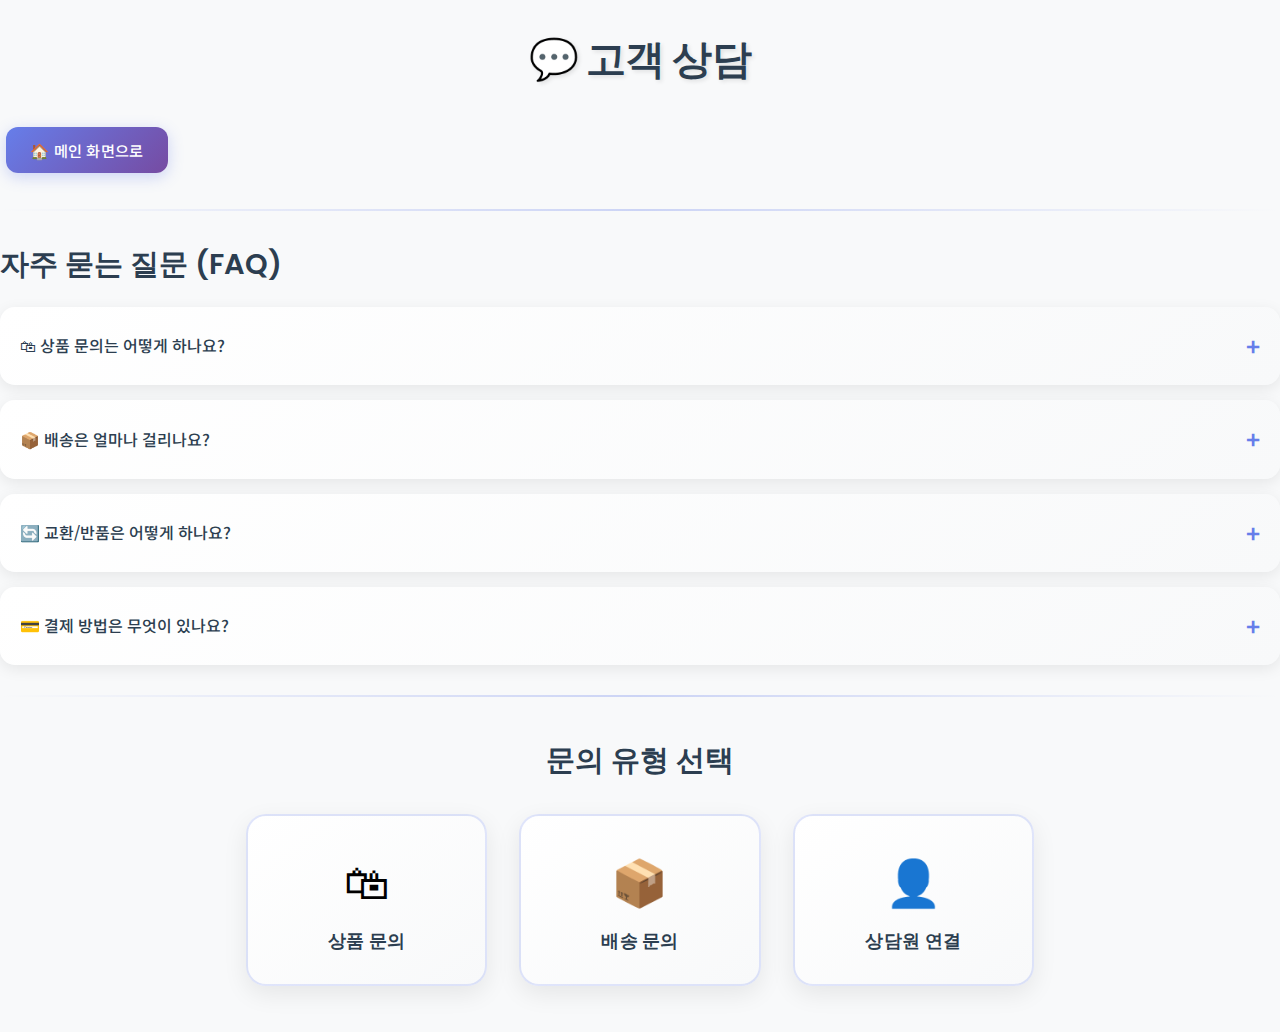
<file: support.html>
<!DOCTYPE html>
<html lang="ko">
<head>
  <meta charset="UTF-8" />
  <meta name="viewport" content="width=device-width, initial-scale=1.0, maximum-scale=1.0, user-scalable=no" />
  <title>고객 상담 | IAN SHOP</title>
  <link rel="preconnect" href="https://fonts.googleapis.com">
  <link rel="preconnect" href="https://fonts.gstatic.com" crossorigin>
  <link href="https://fonts.googleapis.com/css2?family=Noto+Sans+KR:wght@300;400;500;700&family=Poppins:wght@400;500;600;700&display=swap" rel="stylesheet">
  <link rel="stylesheet" href="style.css" />
  <script src="https://telegram.org/js/telegram-web-app.js"></script>
  <script>
    // 텔레그램 WebApp 강제 확장 (모바일 최적화)
    (function() {
      function forceExpand() {
        if (window.Telegram && window.Telegram.WebApp) {
          try {
            window.Telegram.WebApp.ready();
            window.Telegram.WebApp.expand();
            if (window.Telegram.WebApp.viewportHeight) {
              window.Telegram.WebApp.expand();
            }
          } catch (e) {
            console.error('텔레그램 WebApp 확장 오류:', e);
          }
        }
      }
      forceExpand();
      if (document.readyState === 'loading') {
        document.addEventListener('DOMContentLoaded', forceExpand);
      }
      setTimeout(forceExpand, 100);
      setTimeout(forceExpand, 500);
      window.addEventListener('load', forceExpand);
    })();
  </script>
</head>
<body>

<h1>💬 고객 상담</h1>

<a href="index.html"><button>🏠 메인 화면으로</button></a>

<hr>

<!-- FAQ 섹션 -->
<div class="faq-section">
  <h2>자주 묻는 질문 (FAQ)</h2>
  
  <div class="faq-item">
    <div class="faq-question" onclick="toggleFaq(this)">
      <span>🛍 상품 문의는 어떻게 하나요?</span>
      <span class="faq-toggle">+</span>
    </div>
    <div class="faq-answer">
      <p>IAN SHOP에서는 데일리 후드티, 베이직 맨투맨, 오프화이트 셔츠, 블랙 슬랙스 등을 판매하고 있습니다. 상품의 사이즈, 색상, 소재에 대한 문의는 아래 채팅 버튼을 통해 문의해주세요.</p>
    </div>
  </div>

  <div class="faq-item">
    <div class="faq-question" onclick="toggleFaq(this)">
      <span>📦 배송은 얼마나 걸리나요?</span>
      <span class="faq-toggle">+</span>
    </div>
    <div class="faq-answer">
      <p>결제 완료 기준 평균 2~3영업일 내 배송됩니다. 주말 및 공휴일은 제외되며, 지역 및 택배사 사정에 따라 지연될 수 있습니다.</p>
    </div>
  </div>

  <div class="faq-item">
    <div class="faq-question" onclick="toggleFaq(this)">
      <span>🔄 교환/반품은 어떻게 하나요?</span>
      <span class="faq-toggle">+</span>
    </div>
    <div class="faq-answer">
      <p>상품 수령 후 7일 이내에 교환/반품 신청이 가능합니다. 상품의 하자나 오배송의 경우 배송비는 무료이며, 단순 변심의 경우 배송비는 고객 부담입니다.</p>
    </div>
  </div>

  <div class="faq-item">
    <div class="faq-question" onclick="toggleFaq(this)">
      <span>💳 결제 방법은 무엇이 있나요?</span>
      <span class="faq-toggle">+</span>
    </div>
    <div class="faq-answer">
      <p>카카오페이, 카드결제, 비트코인 등 다양한 결제 방법을 지원합니다. 주문서 작성 페이지에서 원하시는 결제 방법을 선택하실 수 있습니다.</p>
    </div>
  </div>
</div>

<hr>

<!-- 문의 유형 선택 -->
<div class="inquiry-section">
  <h2>문의 유형 선택</h2>
  <div class="inquiry-buttons">
    <button class="inquiry-btn" onclick="openChat('product')">
      <span class="inquiry-icon">🛍</span>
      <span class="inquiry-text">상품 문의</span>
    </button>
    <button class="inquiry-btn" onclick="openChat('delivery')">
      <span class="inquiry-icon">📦</span>
      <span class="inquiry-text">배송 문의</span>
    </button>
    <button class="inquiry-btn" onclick="openChat('consultant')">
      <span class="inquiry-icon">👤</span>
      <span class="inquiry-text">상담원 연결</span>
    </button>
  </div>
</div>

<!-- 채팅 모달 -->
<div id="chatModal" class="chat-modal">
  <div class="chat-modal-content">
    <div class="chat-header">
      <h3 id="chatTitle">고객 상담</h3>
      <span class="chat-close" onclick="closeChat()">&times;</span>
    </div>
    <div class="chat-body" id="chatBody">
      <div class="chat-message bot-message">
        <div class="message-content">
          <p>안녕하세요! IAN SHOP 고객 상담입니다. 무엇을 도와드릴까요? 😊</p>
        </div>
        <div class="message-time"></div>
      </div>
    </div>
    <div class="chat-input-area">
      <div class="quick-buttons" id="quickButtons">
        <button class="quick-btn" onclick="sendQuickMessage('상품 사이즈 문의')">사이즈 문의</button>
        <button class="quick-btn" onclick="sendQuickMessage('배송 일정 문의')">배송 일정</button>
        <button class="quick-btn" onclick="sendQuickMessage('교환/반품 문의')">교환/반품</button>
      </div>
      <div class="chat-input-container">
        <input type="text" id="chatInput" placeholder="메시지를 입력하세요..." onkeypress="handleChatKeyPress(event)">
        <button onclick="sendMessage()" class="send-btn">전송</button>
      </div>
      <div class="chat-info">
        <p>💡 텔레그램 봇(@ianshopbot)으로도 문의하실 수 있습니다.</p>
        <a href="https://t.me/ianshopbot" target="_blank" class="telegram-link">텔레그램 봇 열기</a>
      </div>
    </div>
  </div>
</div>

<script>
// 텔레그램 WebApp 초기화
if (window.Telegram && window.Telegram.WebApp) {
  window.Telegram.WebApp.ready();
  window.Telegram.WebApp.expand();
}

// FAQ 토글
function toggleFaq(element) {
  const faqItem = element.parentElement;
  const answer = faqItem.querySelector('.faq-answer');
  const toggle = element.querySelector('.faq-toggle');
  
  const isOpen = answer.style.display === 'block';
  
  // 모든 FAQ 닫기
  document.querySelectorAll('.faq-answer').forEach(item => {
    item.style.display = 'none';
  });
  document.querySelectorAll('.faq-toggle').forEach(item => {
    item.textContent = '+';
  });
  
  // 클릭한 FAQ 토글
  if (!isOpen) {
    answer.style.display = 'block';
    toggle.textContent = '−';
    faqItem.classList.add('active');
  } else {
    faqItem.classList.remove('active');
  }
}

// 채팅 열기
function openChat(type) {
  const modal = document.getElementById('chatModal');
  const chatTitle = document.getElementById('chatTitle');
  const chatBody = document.getElementById('chatBody');
  
  // 문의 유형에 따른 제목 설정
  const titles = {
    'product': '🛍 상품 문의',
    'delivery': '📦 배송 문의',
    'consultant': '👤 상담원 연결'
  };
  
  chatTitle.textContent = titles[type] || '고객 상담';
  
  // 초기 메시지 설정
  const initialMessages = {
    'product': '상품 문의를 도와드리겠습니다. 어떤 상품에 대해 궁금하신가요?',
    'delivery': '배송 문의를 도와드리겠습니다. 배송 일정이나 배송비에 대해 문의해주세요.',
    'consultant': '상담원 연결을 도와드리겠습니다. 상담원: @ianparka (상담 시간: 오전 9시 ~ 오후 6시)'
  };
  
  chatBody.innerHTML = `
    <div class="chat-message bot-message">
      <div class="message-content">
        <p>${initialMessages[type] || '안녕하세요! 무엇을 도와드릴까요?'}</p>
      </div>
      <div class="message-time">${getCurrentTime()}</div>
    </div>
  `;
  
  modal.style.display = 'block';
  document.body.style.overflow = 'hidden';
  
  // 입력 필드 포커스
  setTimeout(() => {
    document.getElementById('chatInput').focus();
  }, 100);
}

// 채팅 닫기
function closeChat() {
  const modal = document.getElementById('chatModal');
  modal.style.display = 'none';
  document.body.style.overflow = 'auto';
}

// 메시지 전송
function sendMessage() {
  const input = document.getElementById('chatInput');
  const message = input.value.trim();
  
  if (!message) return;
  
  const chatBody = document.getElementById('chatBody');
  
  // 사용자 메시지 추가
  const userMessage = document.createElement('div');
  userMessage.className = 'chat-message user-message';
  userMessage.innerHTML = `
    <div class="message-content">
      <p>${message}</p>
    </div>
    <div class="message-time">${getCurrentTime()}</div>
  `;
  chatBody.appendChild(userMessage);
  
  // 입력 필드 초기화
  input.value = '';
  
  // 스크롤 하단으로
  chatBody.scrollTop = chatBody.scrollHeight;
  
  // 봇 응답 시뮬레이션 (실제로는 텔레그램 봇 API와 연동)
  setTimeout(() => {
    const botResponse = getBotResponse(message);
    const botMessage = document.createElement('div');
    botMessage.className = 'chat-message bot-message';
    botMessage.innerHTML = `
      <div class="message-content">
        <p>${botResponse}</p>
      </div>
      <div class="message-time">${getCurrentTime()}</div>
    `;
    chatBody.appendChild(botMessage);
    chatBody.scrollTop = chatBody.scrollHeight;
  }, 1000);
}

// 빠른 메시지 전송
function sendQuickMessage(message) {
  document.getElementById('chatInput').value = message;
  sendMessage();
}

// 엔터 키 처리
function handleChatKeyPress(event) {
  if (event.key === 'Enter') {
    sendMessage();
  }
}

// 봇 응답 생성 (실제로는 텔레그램 봇 API와 연동)
function getBotResponse(message) {
  const lowerMessage = message.toLowerCase();
  
  // 키워드 기반 응답
  if (lowerMessage.includes('사이즈') || lowerMessage.includes('크기')) {
    return '사이즈는 S, M, L, XL이 있습니다. 각 상품 상세 페이지에서 사이즈 가이드를 확인하실 수 있습니다.';
  } else if (lowerMessage.includes('배송') || lowerMessage.includes('언제')) {
    return '결제 완료 후 평균 2~3영업일 내 배송됩니다. 주말 및 공휴일은 제외됩니다.';
  } else if (lowerMessage.includes('교환') || lowerMessage.includes('반품')) {
    return '상품 수령 후 7일 이내에 교환/반품 신청이 가능합니다. 자세한 내용은 상담원에게 문의해주세요.';
  } else if (lowerMessage.includes('가격') || lowerMessage.includes('비용')) {
    return '각 상품의 가격은 상품 페이지에서 확인하실 수 있습니다. 추가 할인이나 쿠폰은 장바구니에서 적용 가능합니다.';
  } else if (lowerMessage.includes('상담원') || lowerMessage.includes('직원')) {
    return '상담원: @ianparka\n상담 시간: 오전 9시 ~ 오후 6시\n상담 시간 외에는 답변이 지연될 수 있습니다.';
  } else {
    return '문의 감사합니다. 더 자세한 내용은 상담원(@ianparka)에게 직접 문의하시거나, 텔레그램 봇(@ianshopbot)을 이용해주세요.';
  }
}

// 현재 시간 포맷
function getCurrentTime() {
  const now = new Date();
  const hours = String(now.getHours()).padStart(2, '0');
  const minutes = String(now.getMinutes()).padStart(2, '0');
  return `${hours}:${minutes}`;
}

// 모달 외부 클릭 시 닫기
document.addEventListener('click', function(event) {
  const chatModal = document.getElementById('chatModal');
  if (event.target === chatModal) {
    closeChat();
  }
});

// ESC 키로 모달 닫기
document.addEventListener('keydown', function(event) {
  if (event.key === 'Escape') {
    closeChat();
  }
});
</script>

</body>
</html>
</file>
<file: style.css>
* {
  box-sizing: border-box;
}

body {
  font-family: 'Noto Sans KR', 'Poppins', -apple-system, BlinkMacSystemFont, 'Segoe UI', sans-serif;
  margin: 0;
  padding: 0;
  background: #f8f9fa;
  min-height: 100vh;
  line-height: 1.6;
}

h1 {
  text-align: center;
  color: #2c3e50;
  font-family: 'Poppins', sans-serif;
  font-weight: 700;
  font-size: 2.5em;
  margin-bottom: 30px;
  text-shadow: 2px 2px 4px rgba(0,0,0,0.1);
  letter-spacing: -0.5px;
}

.product-container {
  display: grid;
  grid-template-columns: repeat(auto-fit, minmax(280px, 1fr));
  gap: 30px;
  margin-top: 30px;
  padding: 0 10px;
}

.product {
  background: linear-gradient(145deg, #ffffff 0%, #f8f9fa 100%);
  border-radius: 20px;
  padding: 25px;
  box-shadow: 0 8px 25px rgba(0,0,0,0.08), 0 3px 10px rgba(0,0,0,0.05);
  text-align: center;
  transition: all 0.4s cubic-bezier(0.175, 0.885, 0.32, 1.275);
  position: relative;
  overflow: hidden;
  border: 1px solid rgba(255,255,255,0.8);
}

.product::before {
  content: '';
  position: absolute;
  top: 0;
  left: -100%;
  width: 100%;
  height: 100%;
  background: linear-gradient(90deg, transparent, rgba(255,255,255,0.4), transparent);
  transition: left 0.5s;
}

.product:hover::before {
  left: 100%;
}

.product:hover {
  transform: translateY(-12px) scale(1.02);
  box-shadow: 0 20px 40px rgba(0,0,0,0.15), 0 10px 20px rgba(0,0,0,0.1);
  border-color: rgba(33, 150, 243, 0.3);
}

.product img {
  width: 100%;
  max-width: 250px;
  border-radius: 15px;
  transition: all 0.4s ease;
  box-shadow: 0 4px 15px rgba(0,0,0,0.1);
}

.product:hover img {
  transform: scale(1.05);
  box-shadow: 0 8px 25px rgba(0,0,0,0.15);
}

.product h3 {
  font-family: 'Poppins', sans-serif;
  font-weight: 600;
  color: #2c3e50;
  margin: 15px 0 10px 0;
  font-size: 1.3em;
  transition: color 0.3s;
}

.product:hover h3 {
  color: #2196F3;
}

button {
  margin: 6px;
  padding: 12px 24px;
  border: none;
  border-radius: 12px;
  cursor: pointer;
  font-family: 'Noto Sans KR', 'Poppins', sans-serif;
  font-weight: 500;
  font-size: 0.95em;
  transition: all 0.3s cubic-bezier(0.4, 0, 0.2, 1);
  position: relative;
  overflow: hidden;
  box-shadow: 0 4px 12px rgba(0,0,0,0.1);
  letter-spacing: 0.3px;
}

button::before {
  content: '';
  position: absolute;
  top: 50%;
  left: 50%;
  width: 0;
  height: 0;
  border-radius: 50%;
  background: rgba(255,255,255,0.3);
  transform: translate(-50%, -50%);
  transition: width 0.6s, height 0.6s;
}

button:hover::before {
  width: 300px;
  height: 300px;
}

button:hover {
  transform: translateY(-2px);
  box-shadow: 0 6px 20px rgba(0,0,0,0.15);
}

button:active {
  transform: translateY(0);
  box-shadow: 0 2px 8px rgba(0,0,0,0.1);
}

/* 기본 버튼 스타일 */
.product button {
  background: linear-gradient(135deg, #667eea 0%, #764ba2 100%);
  color: white;
  width: 100%;
  margin: 6px 0;
}

.product button:hover {
  background: linear-gradient(135deg, #764ba2 0%, #667eea 100%);
}

.product button:nth-of-type(2) {
  background: linear-gradient(135deg, #f093fb 0%, #f5576c 100%);
}

.product button:nth-of-type(2):hover {
  background: linear-gradient(135deg, #f5576c 0%, #f093fb 100%);
}

.product button:nth-of-type(3) {
  background: linear-gradient(135deg, #4facfe 0%, #00f2fe 100%);
}

.product button:nth-of-type(3):hover {
  background: linear-gradient(135deg, #00f2fe 0%, #4facfe 100%);
}

input[type="text"],
input[type="tel"],
textarea {
  width: 100%;
  padding: 10px;
  border: 1px solid #ddd;
  border-radius: 5px;
  font-size: 16px;
  box-sizing: border-box;
  -webkit-appearance: none;
  -moz-appearance: none;
  appearance: none;
  background-color: #fff;
  pointer-events: auto !important;
  user-select: text !important;
  -webkit-user-select: text !important;
  -moz-user-select: text !important;
  -ms-user-select: text !important;
  cursor: text !important;
  opacity: 1 !important;
  touch-action: manipulation;
  -webkit-tap-highlight-color: rgba(0,0,0,0.1);
}

input[type="text"]:focus,
input[type="tel"]:focus,
textarea:focus {
  outline: none;
  border-color: #4CAF50;
  box-shadow: 0 0 5px rgba(76, 175, 80, 0.3);
}

textarea {
  min-height: 80px;
  resize: vertical;
  font-family: inherit;
}

label {
  display: block;
  margin-bottom: 5px;
  font-weight: bold;
}

.cart-item {
  transition: all 0.3s cubic-bezier(0.4, 0, 0.2, 1);
  background: linear-gradient(145deg, #ffffff 0%, #f8f9fa 100%);
  border-radius: 15px;
  box-shadow: 0 4px 15px rgba(0,0,0,0.08);
}

.cart-item:hover {
  transform: translateY(-4px);
  box-shadow: 0 12px 30px rgba(0,0,0,0.15);
  border-color: rgba(33, 150, 243, 0.2);
}

input[type="number"] {
  -moz-appearance: textfield;
}

input[type="number"]::-webkit-inner-spin-button,
input[type="number"]::-webkit-outer-spin-button {
  -webkit-appearance: none;
  margin: 0;
}

/* 링크 스타일 */
a {
  text-decoration: none;
  color: #2196F3;
  font-weight: 500;
  transition: all 0.3s;
  display: inline-block;
}

a:hover {
  color: #1976D2;
  transform: translateX(3px);
}

a button {
  background: linear-gradient(135deg, #667eea 0%, #764ba2 100%);
  color: white;
  border: none;
  padding: 12px 24px;
  border-radius: 12px;
  font-weight: 500;
  box-shadow: 0 4px 15px rgba(102, 126, 234, 0.3);
}

a button:hover {
  background: linear-gradient(135deg, #764ba2 0%, #667eea 100%);
  transform: translateY(-2px);
  box-shadow: 0 6px 20px rgba(102, 126, 234, 0.4);
}

/* 구분선 스타일 */
hr {
  border: none;
  height: 2px;
  background: linear-gradient(90deg, transparent, rgba(102, 126, 234, 0.3), transparent);
  margin: 30px 0;
}

/* 가격 스타일 개선 */
.product-price-card {
  font-family: 'Poppins', sans-serif;
  font-weight: 700;
  font-size: 1.5em;
  margin: 12px 0;
  background: linear-gradient(135deg, #667eea 0%, #764ba2 100%);
  -webkit-background-clip: text;
  -webkit-text-fill-color: transparent;
  background-clip: text;
  letter-spacing: -0.5px;
}

/* 상품 상세보기 모달 */
.modal {
  display: none;
  position: fixed;
  z-index: 1000;
  left: 0;
  top: 0;
  width: 100%;
  height: 100%;
  overflow: auto;
  background-color: rgba(0,0,0,0.6);
  animation: fadeIn 0.3s;
}

@keyframes fadeIn {
  from { opacity: 0; }
  to { opacity: 1; }
}

.modal-content {
  background: linear-gradient(145deg, #ffffff 0%, #f8f9fa 100%);
  margin: 2% auto;
  padding: 0;
  border-radius: 25px;
  width: 90%;
  max-width: 900px;
  max-height: 90vh;
  overflow-y: auto;
  animation: slideDown 0.4s cubic-bezier(0.4, 0, 0.2, 1);
  box-shadow: 0 20px 60px rgba(0,0,0,0.3), 0 10px 30px rgba(0,0,0,0.2);
  border: 1px solid rgba(255,255,255,0.8);
}

@keyframes slideDown {
  from {
    transform: translateY(-50px);
    opacity: 0;
  }
  to {
    transform: translateY(0);
    opacity: 1;
  }
}

.close {
  color: #aaa;
  float: right;
  font-size: 28px;
  font-weight: bold;
  padding: 10px 20px;
  cursor: pointer;
  position: sticky;
  top: 0;
  background: white;
  z-index: 10;
  border-radius: 15px 15px 0 0;
}

.close:hover,
.close:focus {
  color: #000;
}

.product-detail {
  display: flex;
  flex-direction: column;
  padding: 20px;
}

.product-detail-image {
  width: 100%;
  text-align: center;
  margin-bottom: 20px;
}

.product-detail-image img {
  width: 100%;
  max-width: 500px;
  border-radius: 10px;
  transition: transform 0.3s;
}

.product-detail-info {
  width: 100%;
}

.product-detail-info h2 {
  margin-top: 0;
  color: #2c3e50;
  font-size: 2em;
  font-family: 'Poppins', sans-serif;
  font-weight: 700;
  text-shadow: 1px 1px 2px rgba(0,0,0,0.05);
}

.product-price {
  font-size: 2em;
  font-weight: 700;
  background: linear-gradient(135deg, #667eea 0%, #764ba2 100%);
  -webkit-background-clip: text;
  -webkit-text-fill-color: transparent;
  background-clip: text;
  margin: 15px 0 25px 0;
  font-family: 'Poppins', sans-serif;
}

.detail-section {
  margin-bottom: 25px;
  padding-bottom: 20px;
  border-bottom: 1px solid #eee;
}

.detail-section:last-of-type {
  border-bottom: none;
}

.detail-section h3 {
  color: #555;
  font-size: 1.1em;
  margin-bottom: 10px;
}

.detail-section p {
  color: #666;
  line-height: 1.6;
  margin: 0;
}

.size-options,
.color-options {
  display: flex;
  flex-wrap: wrap;
  gap: 10px;
  margin-top: 10px;
}

.size-option {
  display: inline-block;
  padding: 8px 15px;
  border: 2px solid #ddd;
  border-radius: 5px;
  cursor: pointer;
  transition: all 0.2s;
  background: #f9f9f9;
}

.size-option:hover {
  border-color: #2196F3;
  background: #e3f2fd;
}

.color-option {
  display: inline-block;
  padding: 8px 15px;
  border: 2px solid #ddd;
  border-radius: 5px;
  background: #f9f9f9;
  cursor: pointer;
  transition: all 0.2s;
}

.color-option:hover {
  border-color: #4CAF50;
  background: #e8f5e9;
}

.product-detail-actions {
  display: flex;
  gap: 10px;
  margin-top: 30px;
  flex-wrap: wrap;
}

.btn-buy,
.btn-cart {
  flex: 1;
  min-width: 150px;
  padding: 15px 25px;
  border: none;
  border-radius: 8px;
  font-size: 1em;
  font-weight: bold;
  cursor: pointer;
  transition: all 0.3s;
}

.btn-buy {
  background: #2196F3;
  color: white;
}

.btn-buy:hover {
  background: #1976D2;
  transform: translateY(-2px);
  box-shadow: 0 4px 8px rgba(33, 150, 243, 0.3);
}

.btn-cart {
  background: #4CAF50;
  color: white;
}

.btn-cart:hover {
  background: #45a049;
  transform: translateY(-2px);
  box-shadow: 0 4px 8px rgba(76, 175, 80, 0.3);
}

/* 태블릿 스타일 */
@media screen and (min-width: 768px) and (max-width: 1024px) {
  .product-container {
    grid-template-columns: repeat(2, 1fr);
    gap: 25px;
  }
  
  h1 {
    font-size: 2.2em;
  }
  
  .product-detail {
    flex-direction: row;
    gap: 30px;
  }
  
  .product-detail-image {
    width: 45%;
    margin-bottom: 0;
  }
  
  .product-detail-info {
    width: 55%;
  }
}

/* 데스크톱 스타일 */
@media screen and (min-width: 1025px) {
  .product-container {
    grid-template-columns: repeat(auto-fit, minmax(300px, 1fr));
    max-width: 1400px;
    margin: 30px auto;
  }
  
  .product-detail {
    flex-direction: row;
    gap: 40px;
  }
  
  .product-detail-image {
    width: 45%;
    margin-bottom: 0;
  }
  
  .product-detail-info {
    width: 55%;
  }
}

/* 모바일 스타일 */
@media screen and (max-width: 767px) {
  body {
    padding: 15px;
    background: linear-gradient(135deg, #f5f7fa 0%, #e8ecf1 100%);
  }
  
  h1 {
    font-size: 1.8em;
    margin-bottom: 20px;
  }
  
  .product-container {
    grid-template-columns: 1fr;
    gap: 20px;
    padding: 0;
  }
  
  .product {
    padding: 20px;
    border-radius: 15px;
  }
  
  .product:hover {
    transform: translateY(-5px) scale(1.01);
  }

  button {
    width: 100%;
    margin: 8px 0;
    padding: 14px 20px;
    font-size: 1em;
  }
  
  .cart-item {
    flex-direction: column;
    align-items: flex-start !important;
    padding: 15px;
  }
  
  .cart-item button {
    width: 100%;
    margin-top: 10px;
    margin-left: 0 !important;
  }
  
  .modal-content {
    width: 95%;
    margin: 3% auto;
    max-height: 90vh;
    border-radius: 20px;
  }
  
  .product-detail {
    padding: 15px;
  }
  
  .product-detail-actions {
    flex-direction: column;
    gap: 12px;
  }
  
  .btn-buy,
  .btn-cart {
    width: 100%;
    padding: 16px 24px;
  }
  
  .product-detail-image img {
    max-width: 100%;
  }
}

/* 메인 액션 버튼 */
.main-actions {
  display: flex;
  gap: 15px;
  justify-content: center;
  flex-wrap: wrap;
  margin: 20px 0;
}

.main-actions button {
  min-width: 150px;
}

/* 페이지 네비게이션 */
.page-nav {
  display: flex;
  gap: 10px;
  flex-wrap: wrap;
  margin-bottom: 20px;
}

.page-nav button {
  min-width: auto;
}

.support-btn {
  background: linear-gradient(135deg, #f093fb 0%, #f5576c 100%) !important;
}

.support-btn:hover {
  background: linear-gradient(135deg, #f5576c 0%, #f093fb 100%) !important;
}

/* FAQ 섹션 */
.faq-section {
  margin: 30px 0;
}

.faq-section h2 {
  font-family: 'Poppins', sans-serif;
  font-weight: 600;
  color: #2c3e50;
  margin-bottom: 20px;
  font-size: 1.8em;
}

.faq-item {
  background: linear-gradient(145deg, #ffffff 0%, #f8f9fa 100%);
  border-radius: 15px;
  margin-bottom: 15px;
  overflow: hidden;
  box-shadow: 0 4px 15px rgba(0,0,0,0.08);
  transition: all 0.3s;
}

.faq-item:hover {
  box-shadow: 0 6px 20px rgba(0,0,0,0.12);
}

.faq-question {
  padding: 20px;
  cursor: pointer;
  display: flex;
  justify-content: space-between;
  align-items: center;
  font-weight: 500;
  color: #2c3e50;
  transition: all 0.3s;
}

.faq-question:hover {
  background: rgba(102, 126, 234, 0.05);
}

.faq-toggle {
  font-size: 1.5em;
  font-weight: bold;
  color: #667eea;
  transition: transform 0.3s;
}

.faq-item.active .faq-toggle {
  transform: rotate(180deg);
}

.faq-answer {
  display: none;
  padding: 0 20px 20px 20px;
  color: #666;
  line-height: 1.8;
  animation: slideDown 0.3s ease;
}

.faq-answer p {
  margin: 0;
}

/* 문의 섹션 */
.inquiry-section {
  margin: 40px 0;
}

.inquiry-section h2 {
  font-family: 'Poppins', sans-serif;
  font-weight: 600;
  color: #2c3e50;
  margin-bottom: 25px;
  font-size: 1.8em;
  text-align: center;
}

.inquiry-buttons {
  display: grid;
  grid-template-columns: repeat(auto-fit, minmax(200px, 1fr));
  gap: 20px;
  max-width: 800px;
  margin: 0 auto;
}

.inquiry-btn {
  background: linear-gradient(145deg, #ffffff 0%, #f8f9fa 100%);
  border: 2px solid rgba(102, 126, 234, 0.2);
  border-radius: 20px;
  padding: 30px 20px;
  cursor: pointer;
  transition: all 0.4s cubic-bezier(0.175, 0.885, 0.32, 1.275);
  display: flex;
  flex-direction: column;
  align-items: center;
  gap: 15px;
  box-shadow: 0 8px 25px rgba(0,0,0,0.08);
  position: relative;
  overflow: hidden;
}

.inquiry-btn::before {
  content: '';
  position: absolute;
  top: 50%;
  left: 50%;
  width: 0;
  height: 0;
  border-radius: 50%;
  background: rgba(102, 126, 234, 0.1);
  transform: translate(-50%, -50%);
  transition: width 0.6s, height 0.6s;
}

.inquiry-btn:hover::before {
  width: 300px;
  height: 300px;
}

.inquiry-btn:hover {
  transform: translateY(-8px) scale(1.05);
  box-shadow: 0 15px 35px rgba(102, 126, 234, 0.2);
  border-color: rgba(102, 126, 234, 0.5);
}

.inquiry-icon {
  font-size: 3em;
  transition: transform 0.3s;
}

.inquiry-btn:hover .inquiry-icon {
  transform: scale(1.2) rotate(5deg);
}

.inquiry-text {
  font-family: 'Poppins', sans-serif;
  font-weight: 600;
  font-size: 1.2em;
  color: #2c3e50;
}

/* 채팅 모달 */
.chat-modal {
  display: none;
  position: fixed;
  z-index: 2000;
  left: 0;
  top: 0;
  width: 100%;
  height: 100%;
  background-color: rgba(0,0,0,0.6);
  animation: fadeIn 0.3s;
}

.chat-modal-content {
  position: absolute;
  bottom: 0;
  left: 0;
  right: 0;
  width: 100%;
  max-width: 600px;
  height: 85vh;
  max-height: 700px;
  margin: 0 auto;
  background: linear-gradient(145deg, #ffffff 0%, #f8f9fa 100%);
  border-radius: 25px 25px 0 0;
  display: flex;
  flex-direction: column;
  box-shadow: 0 -10px 40px rgba(0,0,0,0.3);
  animation: slideUp 0.4s cubic-bezier(0.4, 0, 0.2, 1);
}

@keyframes slideUp {
  from {
    transform: translateY(100%);
  }
  to {
    transform: translateY(0);
  }
}

.chat-header {
  padding: 20px 25px;
  border-bottom: 2px solid #eee;
  display: flex;
  justify-content: space-between;
  align-items: center;
  background: linear-gradient(135deg, #667eea 0%, #764ba2 100%);
  border-radius: 25px 25px 0 0;
  color: white;
}

.chat-header h3 {
  margin: 0;
  font-family: 'Poppins', sans-serif;
  font-weight: 600;
  font-size: 1.3em;
}

.chat-close {
  font-size: 32px;
  font-weight: bold;
  cursor: pointer;
  color: white;
  transition: transform 0.3s;
  line-height: 1;
}

.chat-close:hover {
  transform: rotate(90deg);
}

.chat-body {
  flex: 1;
  overflow-y: auto;
  padding: 20px;
  background: #f5f7fa;
}

.chat-message {
  margin-bottom: 20px;
  display: flex;
  flex-direction: column;
  animation: messageSlide 0.3s ease;
}

@keyframes messageSlide {
  from {
    opacity: 0;
    transform: translateY(10px);
  }
  to {
    opacity: 1;
    transform: translateY(0);
  }
}

.user-message {
  align-items: flex-end;
}

.bot-message {
  align-items: flex-start;
}

.message-content {
  max-width: 70%;
  padding: 12px 18px;
  border-radius: 18px;
  word-wrap: break-word;
}

.user-message .message-content {
  background: linear-gradient(135deg, #667eea 0%, #764ba2 100%);
  color: white;
  border-bottom-right-radius: 4px;
}

.bot-message .message-content {
  background: white;
  color: #2c3e50;
  border-bottom-left-radius: 4px;
  box-shadow: 0 2px 8px rgba(0,0,0,0.1);
}

.message-content p {
  margin: 0;
  line-height: 1.5;
}

.message-time {
  font-size: 0.75em;
  color: #999;
  margin-top: 5px;
  padding: 0 5px;
}

.chat-input-area {
  padding: 15px 20px;
  border-top: 2px solid #eee;
  background: white;
}

.quick-buttons {
  display: flex;
  gap: 8px;
  margin-bottom: 12px;
  flex-wrap: wrap;
}

.quick-btn {
  padding: 8px 16px;
  background: #f0f0f0;
  border: 1px solid #ddd;
  border-radius: 20px;
  font-size: 0.85em;
  cursor: pointer;
  transition: all 0.3s;
  color: #666;
}

.quick-btn:hover {
  background: linear-gradient(135deg, #667eea 0%, #764ba2 100%);
  color: white;
  border-color: transparent;
  transform: translateY(-2px);
}

.chat-input-container {
  display: flex;
  gap: 10px;
  align-items: center;
}

#chatInput {
  flex: 1;
  padding: 12px 18px;
  border: 2px solid #ddd;
  border-radius: 25px;
  font-size: 1em;
  font-family: inherit;
  transition: all 0.3s;
}

#chatInput:focus {
  outline: none;
  border-color: #667eea;
  box-shadow: 0 0 0 3px rgba(102, 126, 234, 0.1);
}

.send-btn {
  padding: 12px 24px;
  background: linear-gradient(135deg, #667eea 0%, #764ba2 100%);
  color: white;
  border: none;
  border-radius: 25px;
  font-weight: 600;
  cursor: pointer;
  transition: all 0.3s;
  box-shadow: 0 4px 15px rgba(102, 126, 234, 0.3);
}

.send-btn:hover {
  transform: translateY(-2px);
  box-shadow: 0 6px 20px rgba(102, 126, 234, 0.4);
}

.send-btn:active {
  transform: translateY(0);
}

.chat-info {
  margin-top: 12px;
  text-align: center;
  font-size: 0.85em;
  color: #666;
}

.telegram-link {
  display: inline-block;
  margin-top: 8px;
  padding: 8px 16px;
  background: #0088cc;
  color: white;
  border-radius: 20px;
  font-weight: 500;
  transition: all 0.3s;
}

.telegram-link:hover {
  background: #006ba3;
  transform: translateY(-2px);
  box-shadow: 0 4px 12px rgba(0, 136, 204, 0.3);
}

/* 결제 방법 버튼 */
.payment-methods {
  display: grid;
  grid-template-columns: repeat(auto-fit, minmax(200px, 1fr));
  gap: 15px;
  margin: 20px 0;
}

.payment-btn,
.payment-method {
  padding: 20px;
  font-size: 1.1em;
  font-weight: 600;
  border-radius: 15px;
  transition: all 0.3s;
  border: none !important;
  cursor: pointer !important;
  z-index: 10000 !important;
  position: relative !important;
  pointer-events: auto !important;
  display: block !important;
  width: 100% !important;
  -webkit-tap-highlight-color: rgba(0,0,0,0.1);
  touch-action: manipulation !important;
  -webkit-user-select: none;
  -moz-user-select: none;
  -ms-user-select: none;
  user-select: none;
}

/* 버튼 내부 요소가 클릭을 방해하지 않도록 */
.payment-method * {
  pointer-events: none !important;
}

.kakao-pay {
  background: linear-gradient(135deg, #FEE500 0%, #FFD700 100%);
  color: #000;
}

.kakao-pay:hover {
  border-color: #FEE500;
  transform: translateY(-3px);
  box-shadow: 0 8px 20px rgba(254, 229, 0, 0.4);
}

.card-pay {
  background: linear-gradient(135deg, #667eea 0%, #764ba2 100%);
  color: white;
}

.card-pay:hover {
  border-color: #667eea;
  transform: translateY(-3px);
  box-shadow: 0 8px 20px rgba(102, 126, 234, 0.4);
}

.bitcoin-pay {
  background: linear-gradient(135deg, #f7931a 0%, #ff9500 100%);
  color: white;
}

.bitcoin-pay:hover {
  border-color: #f7931a;
  transform: translateY(-3px);
  box-shadow: 0 8px 20px rgba(247, 147, 26, 0.4);
}

/* 결제 진행 모달 */
.payment-modal {
  display: none;
  position: fixed;
  z-index: 9999 !important;
  left: 0;
  top: 0;
  width: 100%;
  height: 100%;
  background-color: rgba(0,0,0,0.7);
  align-items: center;
  justify-content: center;
  animation: fadeIn 0.3s;
}

.payment-modal-content {
  background: linear-gradient(145deg, #ffffff 0%, #f8f9fa 100%);
  border-radius: 25px;
    width: 90%;
  max-width: 500px;
  max-height: 90vh;
  overflow-y: auto;
  box-shadow: 0 20px 60px rgba(0,0,0,0.3);
  animation: slideDown 0.4s cubic-bezier(0.4, 0, 0.2, 1);
}

.payment-header {
  padding: 25px;
  border-bottom: 2px solid #eee;
  display: flex;
  justify-content: space-between;
  align-items: center;
  background: linear-gradient(135deg, #667eea 0%, #764ba2 100%);
  border-radius: 25px 25px 0 0;
  color: white;
}

.payment-header h2 {
  margin: 0;
  font-family: 'Poppins', sans-serif;
  font-weight: 600;
  font-size: 1.5em;
}

.payment-close {
  font-size: 32px;
  font-weight: bold;
  cursor: pointer;
  color: white;
  transition: transform 0.3s;
  line-height: 1;
}

.payment-close:hover {
  transform: rotate(90deg);
}

.payment-body {
  padding: 30px;
  min-height: 300px;
}

/* 결제 진행 단계 */
.payment-steps {
  margin-bottom: 30px;
}

.payment-step {
  display: flex;
  align-items: center;
  gap: 15px;
  padding: 15px;
  margin-bottom: 10px;
  border-radius: 10px;
  transition: all 0.3s;
}

.payment-step.pending {
  background: #f5f5f5;
  color: #999;
}

.payment-step.active {
  background: linear-gradient(135deg, #e3f2fd 0%, #bbdefb 100%);
  color: #1976d2;
  font-weight: 600;
  transform: scale(1.02);
  box-shadow: 0 4px 12px rgba(25, 118, 210, 0.2);
}

.payment-step.completed {
  background: linear-gradient(135deg, #e8f5e9 0%, #c8e6c9 100%);
  color: #2e7d32;
}

.step-icon {
  width: 40px;
  height: 40px;
  border-radius: 50%;
  display: flex;
  align-items: center;
  justify-content: center;
  font-weight: bold;
  font-size: 1.2em;
  background: white;
  box-shadow: 0 2px 8px rgba(0,0,0,0.1);
}

.payment-step.pending .step-icon {
  background: #e0e0e0;
  color: #999;
}

.payment-step.active .step-icon {
  background: #2196F3;
  color: white;
  animation: spin 1s linear infinite;
}

.payment-step.completed .step-icon {
  background: #4CAF50;
  color: white;
}

@keyframes spin {
  from { transform: rotate(0deg); }
  to { transform: rotate(360deg); }
}

.step-name {
  flex: 1;
  font-size: 1.1em;
}

/* 결제 로딩 */
.payment-loading {
  text-align: center;
  padding: 40px 20px;
}

.spinner {
  width: 60px;
  height: 60px;
  border: 5px solid #f3f3f3;
  border-top: 5px solid #667eea;
  border-radius: 50%;
  animation: spin 1s linear infinite;
  margin: 0 auto 20px;
}

.payment-loading p {
  font-size: 1.2em;
  color: #666;
  font-weight: 500;
}

/* 결제 완료 */
.payment-complete {
  text-align: center;
  padding: 20px;
}

.success-icon {
  width: 100px;
  height: 100px;
  border-radius: 50%;
  background: linear-gradient(135deg, #4CAF50 0%, #45a049 100%);
  color: white;
  font-size: 60px;
  display: flex;
  align-items: center;
  justify-content: center;
  margin: 0 auto 30px;
  animation: scaleIn 0.5s cubic-bezier(0.4, 0, 0.2, 1);
  box-shadow: 0 10px 30px rgba(76, 175, 80, 0.3);
}

@keyframes scaleIn {
  from {
    transform: scale(0);
    opacity: 0;
  }
  to {
    transform: scale(1);
    opacity: 1;
  }
}

.payment-complete h3 {
  font-family: 'Poppins', sans-serif;
  font-size: 1.8em;
  color: #2c3e50;
  margin-bottom: 20px;
}

.payment-complete p {
  margin: 10px 0;
  font-size: 1.1em;
  color: #666;
}

.complete-btn {
  margin-top: 30px;
  padding: 15px 40px;
  background: linear-gradient(135deg, #667eea 0%, #764ba2 100%);
  color: white;
  border: none;
  border-radius: 25px;
  font-size: 1.1em;
  font-weight: 600;
  cursor: pointer;
  transition: all 0.3s;
  box-shadow: 0 4px 15px rgba(102, 126, 234, 0.3);
}

.complete-btn:hover {
  transform: translateY(-2px);
  box-shadow: 0 6px 20px rgba(102, 126, 234, 0.4);
}

/* 주문 완료 페이지 */
.order-complete-container {
  max-width: 600px;
  margin: 50px auto;
  padding: 30px;
  text-align: center;
}

.complete-icon {
  width: 120px;
  height: 120px;
  border-radius: 50%;
  background: linear-gradient(135deg, #4CAF50 0%, #45a049 100%);
  color: white;
  font-size: 70px;
  display: flex;
  align-items: center;
  justify-content: center;
  margin: 0 auto 30px;
  animation: scaleIn 0.5s cubic-bezier(0.4, 0, 0.2, 1);
  box-shadow: 0 10px 30px rgba(76, 175, 80, 0.3);
}

.order-complete-container h1 {
  font-family: 'Poppins', sans-serif;
  font-size: 2.5em;
  color: #2c3e50;
  margin-bottom: 40px;
}

.order-info-card {
  background: linear-gradient(145deg, #ffffff 0%, #f8f9fa 100%);
  border-radius: 20px;
  padding: 30px;
  margin: 30px 0;
  box-shadow: 0 8px 25px rgba(0,0,0,0.1);
  text-align: left;
}

.order-info-card h2 {
  font-family: 'Poppins', sans-serif;
  font-size: 1.5em;
  color: #2c3e50;
  margin-bottom: 20px;
  text-align: center;
  padding-bottom: 15px;
  border-bottom: 2px solid #eee;
}

.info-item {
  display: flex;
  justify-content: space-between;
  padding: 15px 0;
  border-bottom: 1px solid #eee;
}

.info-item:last-child {
  border-bottom: none;
}

.info-label {
  color: #666;
  font-weight: 500;
}

.info-value {
  color: #2c3e50;
  font-weight: 600;
  font-size: 1.1em;
}

.order-items, .delivery-info {
  margin-top: 25px;
  padding-top: 25px;
  border-top: 2px solid #eee;
}

.order-items h3, .delivery-info h3 {
  font-family: 'Poppins', sans-serif;
  color: #2c3e50;
  margin-bottom: 15px;
}

.order-item {
  display: flex;
  justify-content: space-between;
  padding: 10px 0;
  border-bottom: 1px solid #f0f0f0;
}

.delivery-info p {
  margin: 10px 0;
  color: #666;
  line-height: 1.8;
}

.order-actions {
  display: flex;
  gap: 15px;
  justify-content: center;
  margin-top: 40px;
  flex-wrap: wrap;
}

.btn-primary, .btn-secondary {
  padding: 15px 30px;
  border: none;
  border-radius: 12px;
  font-size: 1.1em;
  font-weight: 600;
  cursor: pointer;
  transition: all 0.3s;
  min-width: 150px;
}

.btn-primary {
  background: linear-gradient(135deg, #667eea 0%, #764ba2 100%);
  color: white;
  box-shadow: 0 4px 15px rgba(102, 126, 234, 0.3);
}

.btn-primary:hover {
  transform: translateY(-2px);
  box-shadow: 0 6px 20px rgba(102, 126, 234, 0.4);
}

.btn-secondary {
  background: white;
  color: #667eea;
  border: 2px solid #667eea;
}

.btn-secondary:hover {
  background: #667eea;
  color: white;
  transform: translateY(-2px);
}

/* 모바일 채팅 모달 */
@media screen and (max-width: 767px) {
  .chat-modal-content {
    height: 90vh;
    border-radius: 20px 20px 0 0;
  }
  
  .inquiry-buttons {
    grid-template-columns: 1fr;
  }
  
  .message-content {
    max-width: 85%;
  }
  
  .main-actions {
    flex-direction: column;
  }
  
  .main-actions button {
    width: 100%;
  }
  
  .payment-methods {
    grid-template-columns: 1fr;
  }
  
  .payment-btn {
    width: 100%;
  }
  
  .payment-modal-content {
    width: 95%;
    max-height: 95vh;
  }
  
  .payment-body {
    padding: 20px;
  }
  
  .order-complete-container {
    margin: 20px auto;
    padding: 20px;
  }
  
  .order-actions {
    flex-direction: column;
  }
  
  .btn-primary, .btn-secondary {
    width: 100%;
  }
}

/* ============================================
   쇼핑몰 헤더 스타일
   ============================================ */
.shop-header {
  background: linear-gradient(135deg, #667eea 0%, #764ba2 100%);
  color: white;
  padding: 0;
  box-shadow: 0 2px 10px rgba(0,0,0,0.1);
  position: sticky;
  top: 0;
  z-index: 1000;
}

.header-container {
  display: flex;
  align-items: center;
  justify-content: space-between;
  padding: 15px 20px;
  max-width: 1400px;
  margin: 0 auto;
  gap: 15px;
}

.header-left {
  flex: 0 0 auto;
}

.shop-logo {
  font-family: 'Poppins', sans-serif;
  font-size: 1.8em;
  font-weight: 700;
  margin: 0;
  color: white;
  text-shadow: 2px 2px 4px rgba(0,0,0,0.2);
  cursor: pointer;
}

.header-center {
  flex: 1 1 auto;
  max-width: 500px;
  margin: 0 20px;
  display: flex;
  flex-direction: row;
  gap: 10px;
  align-items: center;
}

.search-input {
  flex: 1;
  padding: 12px 20px;
  border: 2px solid #ddd;
  border-radius: 25px;
  font-size: 0.95em;
  outline: none;
  color: #333;
  background: white;
  box-shadow: 0 2px 8px rgba(0,0,0,0.1);
  transition: border-color 0.3s, box-shadow 0.3s;
  box-sizing: border-box;
}

.search-input:focus {
  border-color: #667eea;
  box-shadow: 0 2px 12px rgba(102, 126, 234, 0.2);
}

.search-btn {
  padding: 12px 20px;
  background: #667eea;
  color: white;
  border: none;
  border-radius: 25px;
  cursor: pointer;
  font-size: 1.2em;
  font-weight: 600;
  transition: background 0.3s, transform 0.2s;
  box-shadow: 0 2px 8px rgba(102, 126, 234, 0.3);
  white-space: nowrap;
  flex-shrink: 0;
}

.search-btn:hover {
  background: #5568d3;
  transform: translateY(-2px);
  box-shadow: 0 4px 12px rgba(102, 126, 234, 0.4);
}

.search-btn:active {
  transform: translateY(0);
}

.header-right {
  flex: 0 0 auto;
  display: flex;
  align-items: center;
  gap: 15px;
}

.cart-icon-link {
  position: relative;
  display: flex;
  align-items: center;
  color: white;
  text-decoration: none;
  font-size: 1.5em;
  padding: 8px;
  transition: transform 0.3s;
}

.cart-icon-link:hover {
  transform: scale(1.1);
}

.cart-badge {
  position: absolute;
  top: 0;
  right: 0;
  background: #e74c3c;
  color: white;
  border-radius: 50%;
  width: 22px;
  height: 22px;
  display: flex;
  align-items: center;
  justify-content: center;
  font-size: 0.7em;
  font-weight: bold;
  border: 2px solid white;
}

.menu-btn {
  background: rgba(255,255,255,0.2);
  color: white;
  border: none;
  padding: 10px 15px;
  border-radius: 8px;
  cursor: pointer;
  font-size: 1.3em;
  transition: background 0.3s;
}

.menu-btn:hover {
  background: rgba(255,255,255,0.3);
}

.menu-btn.active {
  background: rgba(255,255,255,0.4);
}

/* ============================================
   카테고리 드롭다운 메뉴
   ============================================ */
.category-menu {
  position: fixed;
  top: 0;
  left: 0;
  width: 100%;
  height: 100%;
  background: rgba(0, 0, 0, 0.5);
  z-index: 10000;
  display: flex;
  align-items: flex-start;
  justify-content: flex-start;
  animation: fadeIn 0.3s ease-out;
}

.category-menu-content {
  background: white;
  width: 300px;
  max-width: 80%;
  height: 100%;
  overflow-y: auto;
  box-shadow: 2px 0 10px rgba(0,0,0,0.2);
  animation: slideInLeft 0.3s ease-out;
}

@keyframes slideInLeft {
  from {
    transform: translateX(-100%);
  }
  to {
    transform: translateX(0);
  }
}

.category-menu-header {
  background: linear-gradient(135deg, #667eea 0%, #764ba2 100%);
  color: white;
  padding: 20px;
  display: flex;
  justify-content: space-between;
  align-items: center;
  position: sticky;
  top: 0;
  z-index: 10;
}

.category-menu-header h3 {
  margin: 0;
  font-size: 1.3em;
  font-weight: 600;
}

.category-menu-close {
  background: rgba(255,255,255,0.2);
  color: white;
  border: none;
  width: 35px;
  height: 35px;
  border-radius: 50%;
  cursor: pointer;
  font-size: 1.5em;
  display: flex;
  align-items: center;
  justify-content: center;
  transition: background 0.3s;
  line-height: 1;
}

.category-menu-close:hover {
  background: rgba(255,255,255,0.3);
}

.category-menu-items {
  padding: 10px 0;
}

.category-menu-item {
  width: 100%;
  padding: 15px 25px;
  border: none;
  background: white;
  color: #2c3e50;
  text-align: left;
  font-size: 1em;
  font-weight: 500;
  cursor: pointer;
  transition: all 0.3s;
  display: flex;
  align-items: center;
  gap: 12px;
  border-left: 4px solid transparent;
}

.category-menu-item:hover {
  background: #f8f9fa;
  border-left-color: #667eea;
  padding-left: 30px;
}

.category-menu-item.active {
  background: linear-gradient(90deg, rgba(102, 126, 234, 0.1) 0%, rgba(118, 75, 162, 0.1) 100%);
  color: #667eea;
  font-weight: 600;
  border-left-color: #667eea;
}

/* 네비게이션 메뉴 */
.nav-menu {
  display: flex;
  justify-content: center;
  gap: 10px;
  padding: 12px 20px;
  background: rgba(255,255,255,0.1);
  overflow-x: auto;
  -webkit-overflow-scrolling: touch;
}

.nav-tab {
  background: rgba(255,255,255,0.2);
  color: white;
  border: none;
  padding: 8px 20px;
  border-radius: 20px;
  cursor: pointer;
  font-size: 0.9em;
  font-weight: 500;
  transition: all 0.3s;
  white-space: nowrap;
}

.nav-tab:hover {
  background: rgba(255,255,255,0.3);
}

.nav-tab.active {
  background: white;
  color: #667eea;
  font-weight: 600;
}

/* ============================================
   배너 섹션
   ============================================ */
.banner-section {
  position: relative;
  margin: 20px auto;
  max-width: 1400px;
  padding: 0 20px;
}

.banner-slider {
  position: relative;
  height: 200px;
  border-radius: 15px;
  overflow: hidden;
  box-shadow: 0 4px 15px rgba(0,0,0,0.1);
}

.banner-item {
  position: absolute;
  top: 0;
  left: 0;
  width: 100%;
  height: 100%;
  background: linear-gradient(135deg, #667eea 0%, #764ba2 100%);
  display: flex;
  align-items: center;
  justify-content: center;
  opacity: 0;
  transition: opacity 0.5s ease-in-out;
}

.banner-item.active {
  opacity: 1;
}

.banner-item:nth-child(2) {
  background: linear-gradient(135deg, #f093fb 0%, #f5576c 100%);
}

.banner-item:nth-child(3) {
  background: linear-gradient(135deg, #4facfe 0%, #00f2fe 100%);
}

.banner-content {
  text-align: center;
  color: white;
}

.banner-content h2 {
  font-size: 2em;
  margin: 0 0 10px 0;
  text-shadow: 2px 2px 4px rgba(0,0,0,0.2);
}

.banner-content p {
  font-size: 1.2em;
  margin: 0;
  opacity: 0.9;
}

.banner-dots {
  display: flex;
  justify-content: center;
  gap: 10px;
  margin-top: 15px;
}

.dot {
  width: 10px;
  height: 10px;
  border-radius: 50%;
  background: #ddd;
  cursor: pointer;
  transition: all 0.3s;
}

.dot.active {
  background: #667eea;
  width: 25px;
  border-radius: 5px;
}

/* ============================================
   필터 섹션
   ============================================ */
.filter-section {
  max-width: 1400px;
  margin: 20px auto;
  padding: 0 20px;
}

.filter-buttons {
  display: flex;
  gap: 10px;
  justify-content: center;
  flex-wrap: wrap;
}

.filter-btn {
  padding: 8px 20px;
  background: white;
  border: 2px solid #ddd;
  border-radius: 20px;
  cursor: pointer;
  font-size: 0.9em;
  font-weight: 500;
  transition: all 0.3s;
  color: #666;
}

.filter-btn:hover {
  border-color: #667eea;
  color: #667eea;
}

.filter-btn.active {
  background: #667eea;
  color: white;
  border-color: #667eea;
}

/* ============================================
   상품 카드 개선
   ============================================ */
.main-content {
  max-width: 1400px;
  margin: 0 auto;
  padding: 20px;
}

.product-container {
  display: grid;
  grid-template-columns: repeat(auto-fill, minmax(280px, 1fr));
  gap: 25px;
  margin-top: 20px;
}

.product {
  background: white;
  border-radius: 15px;
  overflow: hidden;
  box-shadow: 0 2px 10px rgba(0,0,0,0.08);
  transition: all 0.3s ease;
  display: flex;
  flex-direction: column;
}

.product:hover {
  transform: translateY(-5px);
  box-shadow: 0 8px 20px rgba(0,0,0,0.15);
}

.product-image-wrapper {
  position: relative;
  width: 100%;
  padding-top: 100%;
  overflow: hidden;
  background: #f8f9fa;
}

.product-image-wrapper img {
  position: absolute;
  top: 0;
  left: 0;
  width: 100%;
  height: 100%;
  object-fit: cover;
  cursor: pointer;
  transition: transform 0.3s;
}

.product-image-wrapper:hover img {
  transform: scale(1.05);
}

.product-badge {
  position: absolute;
  top: 10px;
  left: 10px;
  padding: 5px 12px;
  border-radius: 15px;
  font-size: 0.75em;
  font-weight: 700;
  color: white;
  z-index: 10;
}

.product-badge.hot {
  background: #e74c3c;
}

.product-badge.new {
  background: #4CAF50;
}

.product-badge.sale {
  background: #f39c12;
}

.product-info {
  padding: 15px;
  display: flex;
  flex-direction: column;
  gap: 10px;
  flex: 1;
}

.product-name {
  font-size: 1.1em;
  font-weight: 600;
  color: #2c3e50;
  margin: 0;
  cursor: pointer;
  transition: color 0.3s;
}

.product-name:hover {
  color: #667eea;
}

.product-rating {
  display: flex;
  align-items: center;
  gap: 5px;
  font-size: 0.85em;
}

.stars {
  color: #ffc107;
}

.rating-score {
  font-weight: 600;
  color: #2c3e50;
}

.rating-reviews {
  color: #999;
}

.product-price-wrapper {
  display: flex;
  align-items: center;
  gap: 10px;
  flex-wrap: wrap;
}

.product-original-price {
  color: #999;
  text-decoration: line-through;
  font-size: 0.9em;
}

.product-price {
  font-size: 1.3em;
  font-weight: 700;
  color: #2c3e50;
}

.product-discount {
  background: #e74c3c;
  color: white;
  padding: 3px 8px;
  border-radius: 5px;
  font-size: 0.8em;
  font-weight: 600;
}

.product-shipping {
  font-size: 0.85em;
  color: #4CAF50;
  font-weight: 500;
}

.product-actions {
  display: flex;
  gap: 8px;
  margin-top: auto;
}

.btn-buy-now, .btn-add-cart {
  flex: 1;
  padding: 10px;
  border: none;
  border-radius: 8px;
  font-size: 0.9em;
  font-weight: 600;
  cursor: pointer;
  transition: all 0.3s;
}

.btn-buy-now {
  background: #667eea;
  color: white;
}

.btn-buy-now:hover {
  background: #5568d3;
  transform: translateY(-2px);
}

.btn-add-cart {
  background: #f8f9fa;
  color: #667eea;
  border: 2px solid #667eea;
}

.btn-add-cart:hover {
  background: #667eea;
  color: white;
}

.no-results {
  text-align: center;
  padding: 60px 20px;
  color: #999;
}

/* 장바구니 알림 */
.cart-notification {
  position: fixed;
  bottom: 20px;
  right: 20px;
  background: #4CAF50;
  color: white;
  padding: 15px 25px;
  border-radius: 10px;
  box-shadow: 0 4px 15px rgba(0,0,0,0.2);
  z-index: 10000;
  opacity: 0;
  transform: translateY(20px);
  transition: all 0.3s ease;
}

.cart-notification.show {
  opacity: 1;
  transform: translateY(0);
}

/* ============================================
   푸터
   ============================================ */
.shop-footer {
  background: #2c3e50;
  color: white;
  margin-top: 60px;
  padding: 40px 20px 20px;
}

.footer-content {
  max-width: 1400px;
  margin: 0 auto;
  display: grid;
  grid-template-columns: repeat(auto-fit, minmax(250px, 1fr));
  gap: 30px;
  margin-bottom: 30px;
}

.footer-section h3 {
  margin: 0 0 15px 0;
  font-size: 1.2em;
  font-weight: 600;
  color: #ecf0f1;
}

.footer-section p {
  margin: 8px 0;
  color: #bdc3c7;
  font-size: 0.9em;
}

.footer-link {
  display: block;
  color: #bdc3c7;
  text-decoration: none;
  margin: 8px 0;
  transition: color 0.3s;
  font-size: 0.9em;
}

.footer-link:hover {
  color: white;
}

.footer-bottom {
  max-width: 1400px;
  margin: 0 auto;
  padding-top: 20px;
  border-top: 1px solid #34495e;
  text-align: center;
  color: #95a5a6;
  font-size: 0.85em;
}

/* ============================================
   정책 모달 스타일
   ============================================ */
.policy-modal-content {
  max-width: 800px;
  max-height: 90vh;
  overflow-y: auto;
}

.policy-content {
  padding: 20px 0;
  line-height: 1.8;
  color: #333;
}

.policy-content h2 {
  color: #2c3e50;
  font-size: 1.8em;
  margin-bottom: 25px;
  padding-bottom: 15px;
  border-bottom: 2px solid #667eea;
}

.policy-content p {
  margin: 15px 0;
  font-size: 0.95em;
}

.policy-content p strong {
  color: #667eea;
  font-weight: 600;
  display: block;
  margin: 20px 0 10px 0;
  font-size: 1.05em;
}

.policy-content ul {
  margin: 10px 0;
  padding-left: 25px;
}

.policy-content ul li {
  margin: 8px 0;
  line-height: 1.6;
}

.policy-content ul li strong {
  display: inline;
  color: #2c3e50;
  font-weight: 600;
}

@media screen and (max-width: 768px) {
  .policy-modal-content {
    max-width: 95%;
    max-height: 95vh;
  }
  
  .policy-content h2 {
    font-size: 1.5em;
  }
  
  .policy-content p {
    font-size: 0.9em;
  }
  
  .policy-content p strong {
    font-size: 1em;
  }
}

/* ============================================
   반응형 디자인
   ============================================ */
@media screen and (max-width: 768px) {
  body {
    padding: 0;
  }
  
  .header-container {
    flex-wrap: wrap;
    padding: 10px 12px;
    gap: 10px;
  }
  
  .header-center {
    order: 3;
    width: 100%;
    max-width: none;
    margin: 8px 0 0 0;
    flex-direction: column;
    gap: 8px;
  }
  
  .shop-logo {
    font-size: 1.3em;
  }
  
  .search-input {
    font-size: 0.9em;
    padding: 10px 15px;
    border-radius: 20px;
    width: 100%;
    flex: none;
  }
  
  .search-btn {
    padding: 10px 18px;
    font-size: 0.95em;
    border-radius: 20px;
    width: 100%;
    flex-shrink: 0;
  }
  
  .cart-icon-link {
    font-size: 1.3em;
  }
  
  .menu-btn {
    padding: 8px 12px;
    font-size: 1.2em;
  }
  
  .category-menu-content {
    width: 280px;
    max-width: 85%;
  }
  
  .category-menu-item {
    padding: 14px 20px;
    font-size: 0.95em;
  }
  
  .nav-menu {
    justify-content: flex-start;
    padding: 10px 12px;
    gap: 8px;
    overflow-x: auto;
    -webkit-overflow-scrolling: touch;
  }
  
  .nav-tab {
    padding: 6px 15px;
    font-size: 0.85em;
    white-space: nowrap;
  }
  
  .banner-section {
    margin: 12px auto;
    padding: 0 12px;
  }
  
  .banner-slider {
    height: 160px;
  }
  
  .banner-content h2 {
    font-size: 1.3em;
  }
  
  .banner-content p {
    font-size: 0.9em;
  }
  
  .filter-section {
    margin: 12px auto;
    padding: 0 12px;
  }
  
  .filter-btn {
    padding: 6px 15px;
    font-size: 0.85em;
  }
  
  .main-content {
    padding: 12px;
  }
  
  .product-container {
    grid-template-columns: repeat(auto-fill, minmax(145px, 1fr));
    gap: 12px;
    margin-top: 12px;
  }
  
  .product-info {
    padding: 12px;
    gap: 8px;
  }
  
  .product-name {
    font-size: 1em;
  }
  
  .product-rating {
    font-size: 0.75em;
  }
  
  .product-price {
    font-size: 1.1em;
  }
  
  .product-shipping {
    font-size: 0.75em;
  }
  
  .product-actions {
    flex-direction: column;
    gap: 6px;
  }
  
  .btn-buy-now, .btn-add-cart {
    padding: 8px;
    font-size: 0.85em;
  }
  
  .footer-content {
    grid-template-columns: 1fr;
    gap: 20px;
    padding: 30px 15px 20px;
  }
  
  /* 일반 페이지 스타일 모바일 최적화 */
  h1 {
    font-size: 1.8em;
    padding: 0 15px;
    margin-bottom: 20px;
  }
  
  .page-nav {
    padding: 10px 15px;
    gap: 8px;
  }
  
  .page-nav button {
    padding: 10px 15px;
    font-size: 0.9em;
  }
  
  hr {
    margin: 15px 0;
  }
  
  /* 폼 입력 필드 모바일 최적화 */
  input[type="text"], 
  input[type="tel"], 
  textarea {
    font-size: 16px !important; /* iOS 자동 줌 방지 */
    padding: 12px !important;
    width: 100%;
    box-sizing: border-box;
  }
  
  label {
    font-size: 0.95em;
    margin-bottom: 8px;
  }
  
  /* 작은 화면에서 텍스트 가독성 개선 */
  p, div {
    font-size: 0.95em;
    line-height: 1.6;
  }
}

/* 매우 작은 화면 (360px 이하) */
@media screen and (max-width: 360px) {
  .product-container {
    grid-template-columns: repeat(auto-fill, minmax(130px, 1fr));
    gap: 10px;
  }
  
  .shop-logo {
    font-size: 1.2em;
  }
  
  .nav-tab {
    padding: 5px 12px;
    font-size: 0.8em;
  }
  
  .banner-slider {
    height: 140px;
  }
  
  .banner-content h2 {
    font-size: 1.1em;
  }
  
  .banner-content p {
    font-size: 0.85em;
  }
}
</file>
